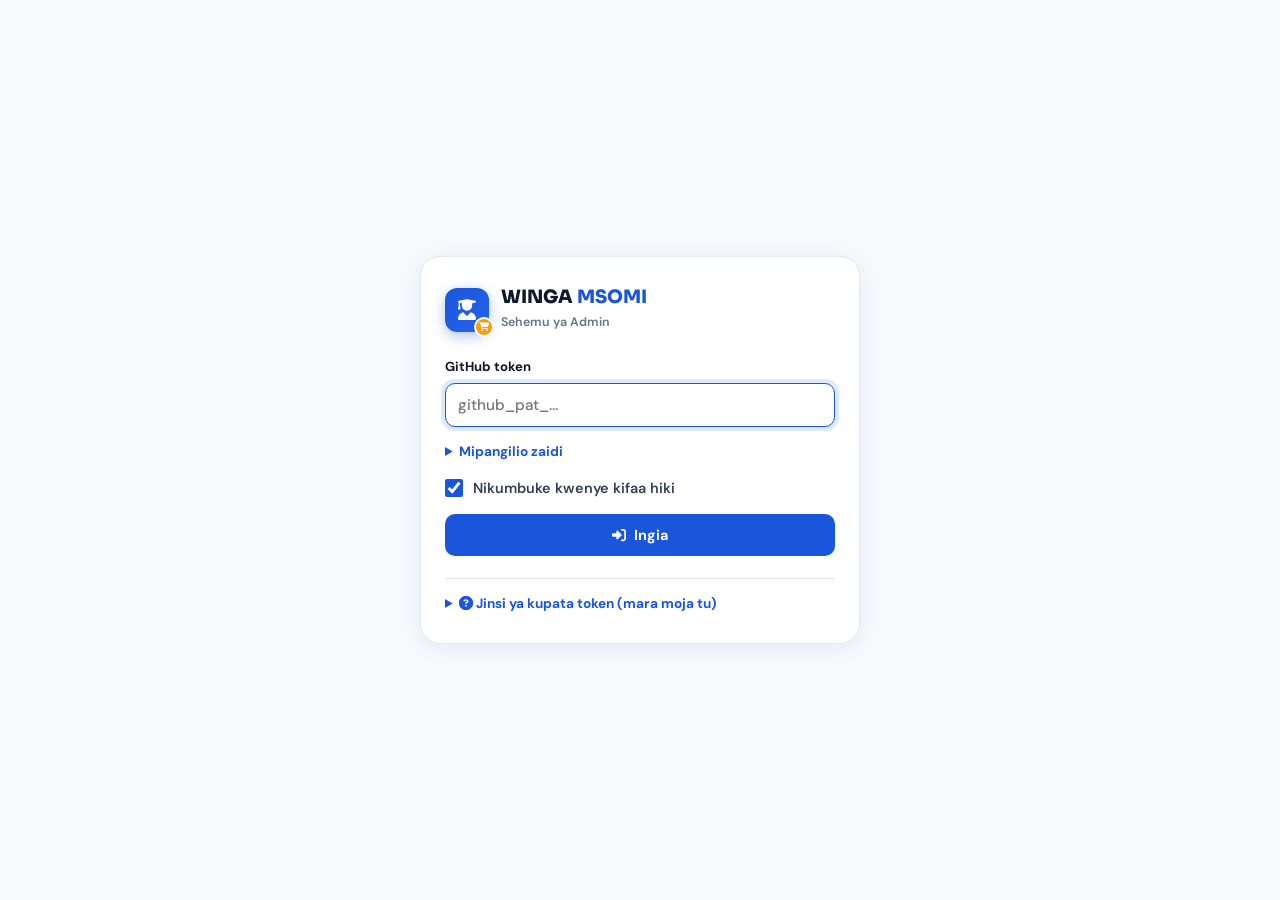
<file: admin/index.html>
<!DOCTYPE html>
<html lang="sw">
<head>
  <meta charset="UTF-8"/>
  <!-- Security: only scripts from this site; no inline scripts, no eval -->
  <meta http-equiv="Content-Security-Policy" content="default-src 'self'; script-src 'self'; style-src 'self'; font-src 'self'; img-src 'self' data: blob: https://raw.githubusercontent.com; connect-src 'self' https://api.github.com; object-src 'none'; base-uri 'none'; form-action 'self'; upgrade-insecure-requests"/>
  <meta name="referrer" content="no-referrer"/>
  <meta name="viewport" content="width=device-width, initial-scale=1.0"/>
  <meta name="robots" content="noindex, nofollow"/>
  <meta name="theme-color" content="#1A56DB"/>
  <title>Admin | WINGA MSOMI</title>

  <link rel="preload" href="../fonts/sora-latin.woff2" as="font" type="font/woff2" crossorigin/>
  <link rel="preload" href="../fonts/dmsans-latin.woff2" as="font" type="font/woff2" crossorigin/>
  <link rel="stylesheet" href="../css/fonts.css?v=20261109"/>
  <link rel="stylesheet" href="../css/icons.css?v=20261109"/>
  <link rel="icon" type="image/svg+xml" href="../images/favicon.svg"/>
  <link rel="stylesheet" href="../css/style.css?v=20261109"/>
  <link rel="stylesheet" href="../css/admin.css?v=20261109"/>
</head>
<body class="adm-body">
  <h1 class="sr-only">WINGA MSOMI — Admin</h1>

  <!-- ══════════ LOGIN ══════════ -->
  <main id="loginView" class="adm-login" hidden>
    <div class="adm-login-card">
      <div class="adm-brand">
        <div class="brand-icon" aria-hidden="true"><i class="fa-solid fa-user-graduate"></i><span class="brand-badge"><i class="fa-solid fa-cart-shopping"></i></span></div>
        <div><strong>WINGA <em>MSOMI</em></strong><span>Sehemu ya Admin</span></div>
      </div>

      <form id="loginForm" class="adm-form" autocomplete="off">
        <label class="adm-field">
          <span>GitHub token</span>
          <input id="loginToken" type="password" required spellcheck="false" placeholder="github_pat_..." autocomplete="off"/>
        </label>
        <details class="adm-more">
          <summary>Mipangilio zaidi</summary>
          <label class="adm-field"><span>Repository</span><input id="loginRepo" type="text" required spellcheck="false"/></label>
          <label class="adm-field"><span>Branch</span><input id="loginBranch" type="text" required spellcheck="false"/></label>
        </details>
        <label class="adm-check"><input id="loginRemember" type="checkbox" checked/> Nikumbuke kwenye kifaa hiki</label>
        <button type="submit" class="adm-btn adm-btn-primary adm-btn-block"><i class="fa-solid fa-right-to-bracket" aria-hidden="true"></i> Ingia</button>
        <p id="loginMsg" class="adm-msg" role="alert" hidden></p>
      </form>

      <details class="adm-help">
        <summary><i class="fa-solid fa-circle-question" aria-hidden="true"></i> Jinsi ya kupata token (mara moja tu)</summary>
        <ol>
          <li>Ingia GitHub, fungua <a href="https://github.com/settings/personal-access-tokens/new" target="_blank" rel="noopener">Fine-grained token mpya</a>.</li>
          <li><b>Token name:</b> Winga Msomi Admin. <b>Expiration:</b> chagua muda (mf. siku 90).</li>
          <li><b>Repository access:</b> <i>Only select repositories</i> → <b>winga-msomi</b>.</li>
          <li><b>Permissions → Repository permissions → Contents:</b> <i>Read and write</i>.</li>
          <li>Bonyeza <b>Generate token</b>, nakili token, kisha ibandike hapo juu.</li>
        </ol>
        <p>Token inakaa kwenye kifaa hiki tu na inatumika kuongea na GitHub peke yake. Ukipoteza simu, ifute kwenye GitHub (Settings → Developer settings → Personal access tokens).</p>
      </details>
    </div>
  </main>

  <!-- ══════════ APP ══════════ -->
  <div id="appView" hidden>
    <header class="adm-top">
      <div class="adm-top-wrap">
        <div class="adm-brand adm-brand-sm">
          <div class="brand-icon" aria-hidden="true"><i class="fa-solid fa-user-graduate"></i><span class="brand-badge"><i class="fa-solid fa-cart-shopping"></i></span></div>
          <div><strong>WINGA <em>MSOMI</em></strong><span id="repoInfo">Admin</span></div>
        </div>
        <div class="adm-top-actions">
          <a class="adm-btn adm-btn-ghost" href="../index.html" target="_blank" rel="noopener"><i class="fa-solid fa-arrow-up-right-from-square" aria-hidden="true"></i><span class="adm-hide-sm"> Tovuti</span></a>
          <button type="button" class="adm-btn adm-btn-ghost" id="reloadBtn" aria-label="Pakia upya data"><i class="fa-solid fa-rotate" aria-hidden="true"></i></button>
          <button type="button" class="adm-btn adm-btn-ghost" id="logoutBtn"><i class="fa-solid fa-right-from-bracket" aria-hidden="true"></i><span class="adm-hide-sm"> Toka</span></button>
        </div>
      </div>
      <nav class="adm-tabs" role="tablist" aria-label="Sehemu za admin">
        <button type="button" role="tab" id="tabProducts" aria-controls="panelProducts" aria-selected="true">Bidhaa <span id="countProducts" class="adm-count"></span></button>
        <button type="button" role="tab" id="tabSellers" aria-controls="panelSellers" aria-selected="false" tabindex="-1">Wauzaji <span id="countSellers" class="adm-count"></span></button>
      </nav>
    </header>

    <main class="adm-main">
      <!-- Products -->
      <section id="panelProducts" role="tabpanel" aria-labelledby="tabProducts">
        <div class="adm-toolbar">
          <label class="adm-search"><i class="fa-solid fa-magnifying-glass" aria-hidden="true"></i>
            <span class="sr-only">Tafuta bidhaa</span>
            <input id="productSearch" type="search" placeholder="Tafuta bidhaa..."/></label>
          <select id="statusFilter" aria-label="Chuja kwa hali">
            <option value="">Zote</option>
            <option value="available">Inapatikana</option>
            <option value="sold">Imeuzwa</option>
            <option value="hidden">Imefichwa</option>
          </select>
          <button type="button" class="adm-btn adm-btn-primary" id="addProductBtn"><i class="fa-solid fa-plus" aria-hidden="true"></i> Ongeza bidhaa</button>
        </div>
        <ul id="productList" class="adm-list" aria-live="polite"></ul>
      </section>

      <!-- Sellers -->
      <section id="panelSellers" role="tabpanel" aria-labelledby="tabSellers" hidden>
        <div class="adm-toolbar">
          <p class="adm-note">Muuzaji akiwekwa "Hayupo", bidhaa zake zote zinafichwa kwenye tovuti.</p>
          <button type="button" class="adm-btn adm-btn-primary" id="addSellerBtn"><i class="fa-solid fa-plus" aria-hidden="true"></i> Ongeza muuzaji</button>
        </div>
        <ul id="sellerList" class="adm-list"></ul>
      </section>
    </main>
  </div>

  <!-- ══════════ PRODUCT EDITOR (dialog) ══════════ -->
  <div id="productEditor" class="adm-sheet" role="dialog" aria-modal="true" aria-labelledby="peTitle" hidden>
    <form id="productForm" class="adm-sheet-inner" novalidate>
      <div class="adm-sheet-head">
        <h2 id="peTitle">Bidhaa mpya</h2>
        <button type="button" class="adm-icon-btn" data-close aria-label="Funga"><i class="fa-solid fa-xmark" aria-hidden="true"></i></button>
      </div>

      <div class="adm-sheet-body">
        <fieldset class="adm-group">
          <legend>Picha</legend>
          <p class="adm-hint">Picha ya kwanza ndiyo inaonekana kwenye kadi. Picha kubwa zinapunguzwa zenyewe (≈1000px).</p>
          <ul id="peImages" class="adm-images"></ul>
          <label class="adm-drop">
            <input id="peFiles" type="file" accept="image/*" multiple/>
            <i class="fa-solid fa-camera" aria-hidden="true"></i>
            <span>Ongeza picha (gusa hapa au buruta picha)</span>
          </label>
        </fieldset>

        <fieldset class="adm-group">
          <legend>Taarifa</legend>
          <div class="adm-grid">
            <label class="adm-field adm-span2"><span>Jina la bidhaa *</span><input id="peName" type="text" required maxlength="80"/></label>
            <label class="adm-field adm-span2"><span>ID (kiungo) *</span><input id="peId" type="text" required pattern="[a-z0-9]+(-[a-z0-9]+)*" spellcheck="false"/>
              <small id="peIdHint" class="adm-hint"></small></label>
            <label class="adm-field"><span>Bei (TZS) *</span><input id="pePrice" type="number" inputmode="numeric" min="1" step="1" required/></label>
            <label class="adm-field"><span>Bei ya zamani (hiari)</span><input id="peOldPrice" type="number" inputmode="numeric" min="1" step="1"/></label>
            <label class="adm-field"><span>Aina *</span><select id="peCategory" required></select></label>
            <label class="adm-field"><span>Muuzaji *</span><select id="peSeller" required></select></label>
            <label class="adm-field"><span>Hali ya bidhaa</span>
              <select id="peCondition"><option value="Mpya">Mpya</option><option value="Imetumika">Imetumika</option><option value="">Haijatajwa</option></select></label>
            <label class="adm-field"><span>Inaonekana?</span>
              <select id="peStatus"><option value="available">Inapatikana</option><option value="sold">Imeuzwa</option><option value="hidden">Imefichwa</option></select></label>
            <label class="adm-field"><span>Alama (badge)</span>
              <select id="peBadge"><option value="">Hakuna</option><option value="hot">Hot</option><option value="new">New</option><option value="sale">Moto</option><option value="popular">Popular</option></select></label>
          </div>
        </fieldset>

        <fieldset class="adm-group">
          <legend>Maelezo</legend>
          <label class="adm-field"><span>Maelezo *</span><textarea id="peDescription" rows="3" required maxlength="400"></textarea></label>
          <label class="adm-field"><span>Vipimo / specs (moja kwa kila mstari, mf. <code>RAM: 8GB</code>)</span><textarea id="peSpecs" rows="4" spellcheck="false"></textarea></label>
          <label class="adm-field"><span>Ujumbe wa ziada kwenye oda (hiari, mf. "(taja model ya simu yako)")</span><input id="peOrderNote" type="text" maxlength="80"/></label>
        </fieldset>
        <p id="peMsg" class="adm-msg" role="alert" hidden></p>
      </div>

      <div class="adm-sheet-foot">
        <button type="button" class="adm-btn adm-btn-ghost" data-close>Ghairi</button>
        <button type="submit" class="adm-btn adm-btn-primary" id="peSave"><i class="fa-solid fa-cloud-arrow-up" aria-hidden="true"></i> Hifadhi</button>
      </div>
    </form>
  </div>

  <!-- ══════════ SELLER EDITOR (dialog) ══════════ -->
  <div id="sellerEditor" class="adm-sheet" role="dialog" aria-modal="true" aria-labelledby="seTitle" hidden>
    <form id="sellerForm" class="adm-sheet-inner adm-sheet-sm" novalidate>
      <div class="adm-sheet-head">
        <h2 id="seTitle">Muuzaji mpya</h2>
        <button type="button" class="adm-icon-btn" data-close aria-label="Funga"><i class="fa-solid fa-xmark" aria-hidden="true"></i></button>
      </div>
      <div class="adm-sheet-body">
        <div class="adm-grid">
          <label class="adm-field adm-span2"><span>Jina *</span><input id="seName" type="text" required maxlength="60"/></label>
          <label class="adm-field adm-span2"><span>ID *</span><input id="seId" type="text" required pattern="[a-z0-9]+(-[a-z0-9]+)*" spellcheck="false"/></label>
          <label class="adm-field adm-span2"><span>WhatsApp * (mf. 2557XXXXXXXX)</span><input id="seWhatsapp" type="tel" inputmode="numeric" required placeholder="2557XXXXXXXX"/></label>
          <label class="adm-field adm-span2"><span>Mahali</span><input id="seArea" type="text" maxlength="60" placeholder="mf. UDOM-CIVE College, Dodoma"/></label>
          <label class="adm-field adm-span2"><span>Maelezo mafupi</span><input id="seAbout" type="text" maxlength="80" placeholder="Muuzaji mwanafunzi wa UDOM"/></label>
          <label class="adm-check adm-span2"><input id="seActive" type="checkbox" checked/> Yupo (bidhaa zake zinaonekana)</label>
        </div>
        <p id="seMsg" class="adm-msg" role="alert" hidden></p>
      </div>
      <div class="adm-sheet-foot">
        <button type="button" class="adm-btn adm-btn-ghost" data-close>Ghairi</button>
        <button type="submit" class="adm-btn adm-btn-primary" id="seSave"><i class="fa-solid fa-cloud-arrow-up" aria-hidden="true"></i> Hifadhi</button>
      </div>
    </form>
  </div>

  <!-- ══════════ CONFIRM (dialog, instead of window.confirm) ══════════ -->
  <div id="confirmBox" class="adm-sheet" role="alertdialog" aria-modal="true" aria-labelledby="cfTitle" aria-describedby="cfText" hidden>
    <div class="adm-sheet-inner adm-sheet-sm">
      <div class="adm-sheet-body">
        <h2 id="cfTitle">Una uhakika?</h2>
        <p id="cfText"></p>
        <label class="adm-check" id="cfOptWrap" hidden><input id="cfOpt" type="checkbox" checked/> <span id="cfOptText"></span></label>
      </div>
      <div class="adm-sheet-foot">
        <button type="button" class="adm-btn adm-btn-ghost" id="cfNo">Hapana</button>
        <button type="button" class="adm-btn adm-btn-danger" id="cfYes">Ndiyo, futa</button>
      </div>
    </div>
  </div>

  <!-- Status / progress -->
  <div id="admToast" class="adm-toast" role="status" aria-live="polite" hidden></div>

  <!-- Dev only: ?mock=1 on localhost loads tests/mock-github.js from admin.js (tests/ is not deployed) -->
  <script src="../js/admin.js?v=20261121"></script>
</body>
</html>
</file>
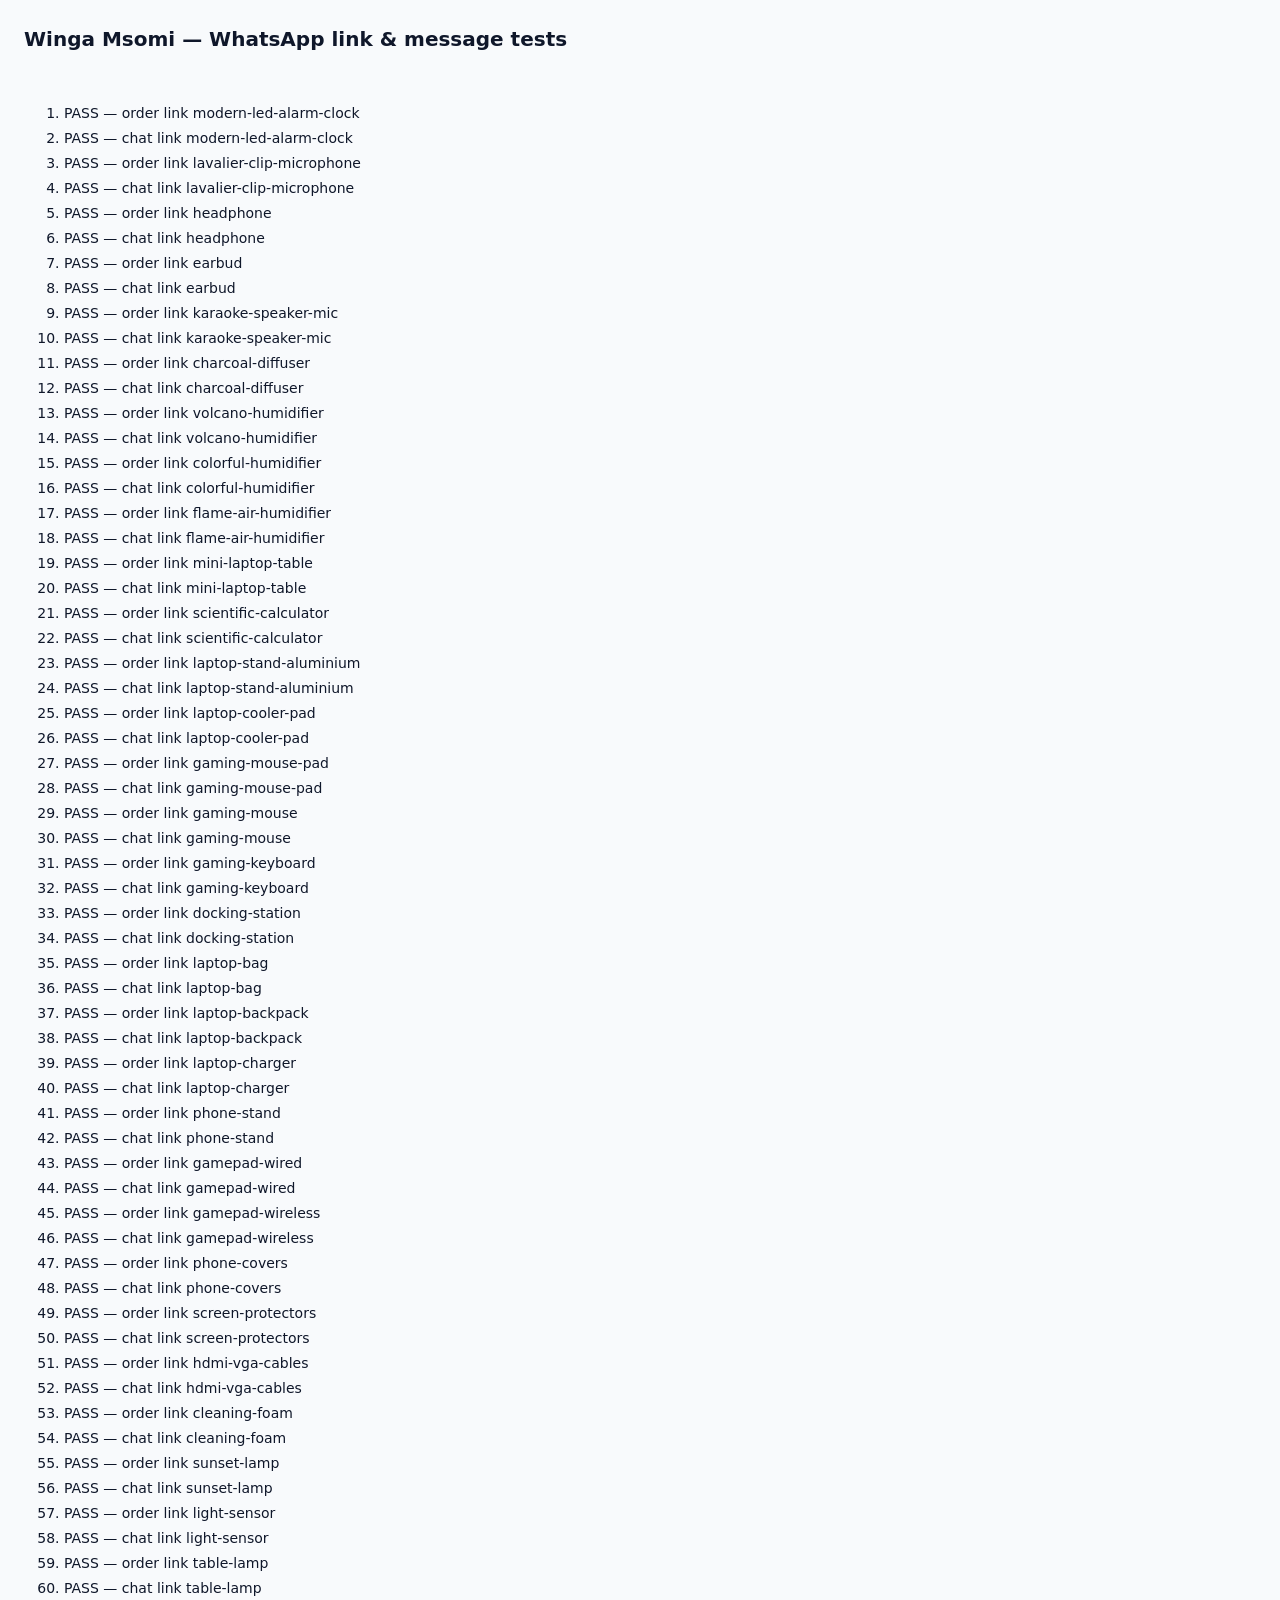
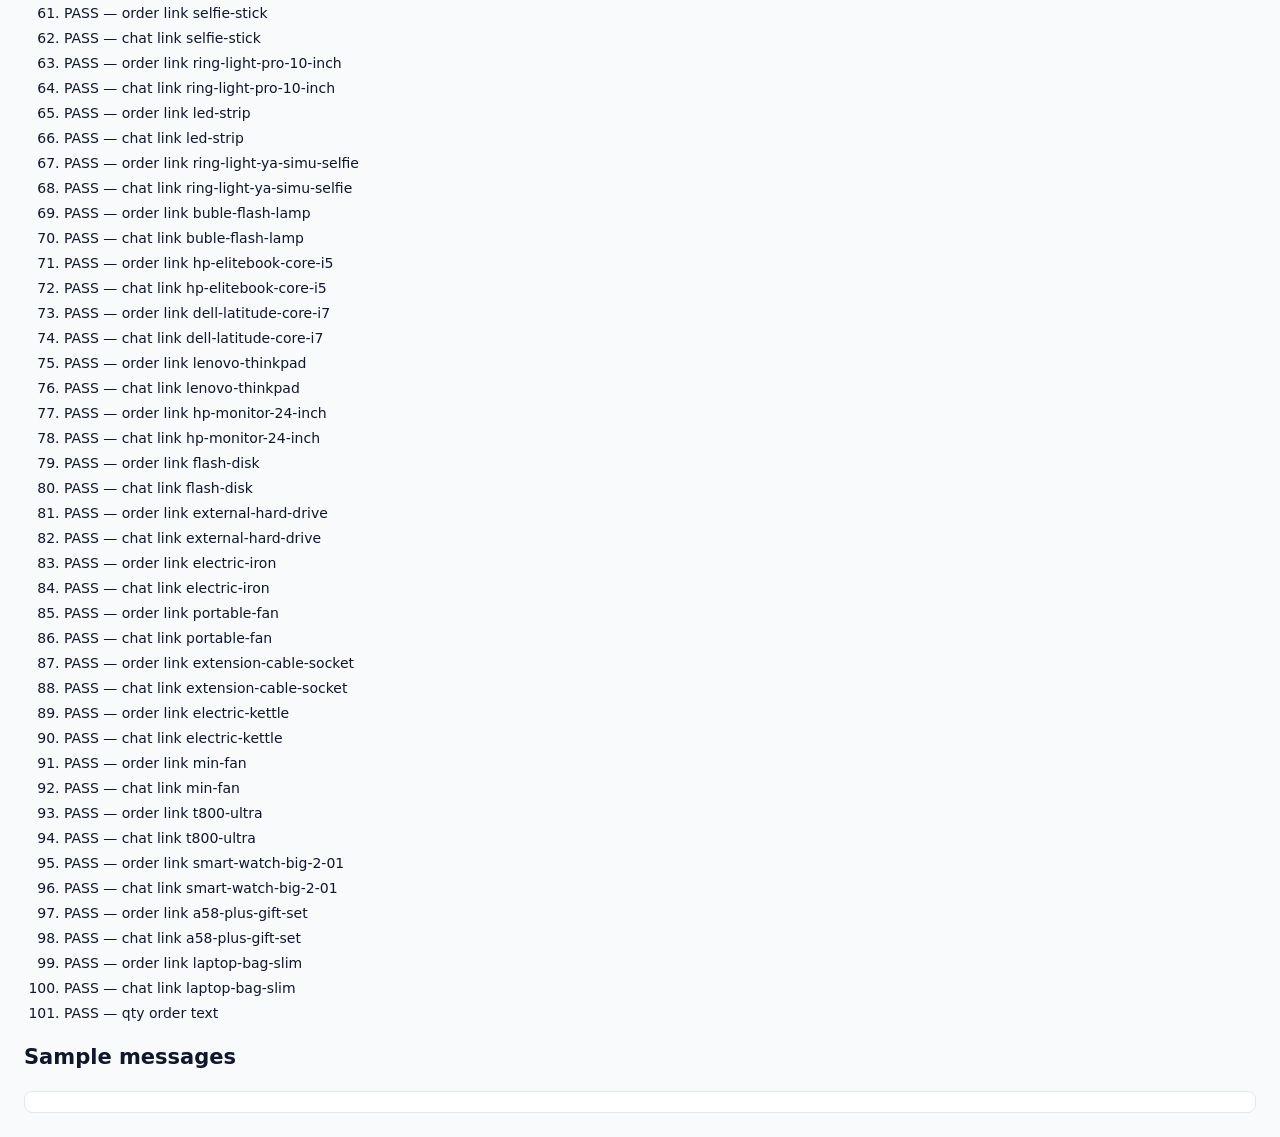
<file: tests/whatsapp-test.html>
<!DOCTYPE html>
<html lang="en">
<head>
  <meta charset="UTF-8"/>
  <meta name="viewport" content="width=device-width, initial-scale=1.0"/>
  <meta name="robots" content="noindex"/>
  <title>WM link tests</title>
  <!-- Dev-only test page (excluded from deploys by .vercelignore).
       Open http://localhost:5501/tests/whatsapp-test.html with a local server. -->
  <style>
    body { font: 14px/1.5 system-ui, sans-serif; margin: 24px; color: #0f172a; background: #f8fafc; }
    h1 { font-size: 20px; }
    .sum { padding: 10px 14px; border-radius: 8px; font-weight: 700; margin-bottom: 16px; }
    .ok { background: #dcfce7; color: #166534; } .bad { background: #fee2e2; color: #991b1b; }
    li { margin: 4px 0; } li.fail { color: #b91c1c; font-weight: 700; }
    pre { white-space: pre-wrap; background: #fff; border: 1px solid #e2e8f0; padding: 10px; border-radius: 8px; }
  </style>
</head>
<body>
  <h1>Winga Msomi — WhatsApp link &amp; message tests</h1>
  <div id="sum" class="sum"></div>
  <ol id="out"></ol>
  <h2>Sample messages</h2>
  <pre id="samples"></pre>

  <script src="../js/data/site.js"></script>
  <script src="../js/data/sellers.js"></script>
  <script src="../js/data/categories.js"></script>
  <script src="../js/data/products.js"></script>
  <script src="../js/whatsapp.js"></script>
  <script src="../js/render.js"></script>
  <script>
    const out = document.getElementById('out');
    let pass = 0, fail = 0;
    function check(name, cond, detail) {
      const li = document.createElement('li');
      li.textContent = `${cond ? 'PASS' : 'FAIL'} — ${name}${!cond && detail ? ` (${detail})` : ''}`;
      if (!cond) li.className = 'fail';
      out.appendChild(li);
      cond ? pass++ : fail++;
    }
    const num = url => (url.match(/wa\.me\/(\d+)/) || [])[1];
    const text = url => decodeURIComponent((url.split('?text=')[1] || ''));
    const P = id => WM.catalog.product(id);
    const SINGLE = '255687602205';

    /* 1. Every product: quick order + chat go to the forced number with the right text */
    WM.products.forEach(p => {
      const o = WM.wa.productOrderLink(p);
      const c = WM.wa.productChatLink(p);
      check(`order link ${p.id}`, num(o) === SINGLE && text(o).includes(p.name) &&
        text(o).includes(`TZS ${p.price.toLocaleString('en-US')}`) && text(o).includes(`product.html?id=${p.id}`), text(o));
      check(`chat link ${p.id}`, num(c) === SINGLE && text(c).startsWith('Habari! Naomba maelezo zaidi kuhusu ' + p.name), text(c));
    });

    /* 2. Quantity order */
    const q = text(WM.wa.productOrderLink(P('gaming-mouse'), 3));
    check('qty order text', q.startsWith('Nataka Gaming Mouse x3 - TZS 135,000 (TZS 45,000 kila moja)'), q);

    /* 3. Cart message (combined) */
    const lines = [{ product: P('wired-earphones'), qty: 2, subtotal: 14000 }, { product: P('phone-covers'), qty: 1, subtotal: 12000 }];
    const orders = WM.wa.cartOrders(lines);
    const t = text(orders[0].url);
    check('cart: one combined order while forced', orders.length === 1 && num(orders[0].url) === SINGLE);
    check('cart: greeting', t.startsWith('Habari! Nataka kuagiza:'));
    check('cart: numbered items with qty + unit price', t.includes('1) Wired Earphones x2 — TZS 14,000 (TZS 7,000 kila moja)') && t.includes('2) Phone Covers x1 — TZS 12,000'));
    check('cart: order note kept', t.includes('(taja model ya simu yako)'));
    check('cart: total', t.includes('Jumla: TZS 26,000'));
    check('cart: buyer name + hostel line', t.includes('Jina langu:') && t.includes('Hostel/Mahali nilipo:'));
    check('cart: product links', t.includes('product.html?id=wired-earphones'));
    check('cart: link encoded (no raw spaces/newlines)', !/[\s]/.test(orders[0].url));

    /* 4. Per-seller split when the switch is off (test seller only in memory) */
    WM.sellers.push({ id: 'test-seller', name: 'Test Seller', whatsapp: '255700000000', active: true });
    const two = [lines[0], { product: { ...P('flash-disk'), sellerId: 'test-seller' }, qty: 1, subtotal: P('flash-disk').price }];
    check('forced: two sellers -> one message', WM.wa.cartOrders(two).length === 1);
    const saved = WM.site.forceWhatsappNumber;
    WM.site.forceWhatsappNumber = '';
    const split = WM.wa.cartOrders(two);
    check('not forced: one message per seller', split.length === 2 && num(split[0].url) === SINGLE && num(split[1].url) === '255700000000');
    check('not forced: product chat uses seller number', num(WM.wa.productChatLink({ ...P('earbud'), sellerId: 'test-seller' })) === '255700000000');
    WM.site.forceWhatsappNumber = saved;
    WM.sellers.pop();

    /* 5. Long orders: links dropped first, then flagged */
    const all = WM.catalog.visible().map(p => ({ product: p, qty: 1, subtotal: p.price }));
    const twelve = WM.wa.cartOrders(all.slice(0, 12))[0];
    check('12 items fit (links dropped)', !twelve.tooLong && twelve.url.length <= 2000, twelve.url.length);
    check('52 items flagged as too long', WM.wa.cartOrders(all)[0].tooLong);

    /* 6. Contact links */
    check('general contact', num(WM.wa.contactLink()) === SINGLE && text(WM.wa.contactLink()).includes('WINGA MSOMI'));
    check('request link with query', text(WM.wa.requestLink('heater')).includes('Bidhaa ninayotafuta ni: heater.'));
    check('sell message', text(WM.wa.contactLink(WM.site.messages.sell)).includes('Nataka kuuza bidhaa'));

    /* 7. Phone numbers only in site.js / sellers.js */
    const numbers = new Set([WM.site.forceWhatsappNumber, WM.site.contactWhatsapp, ...WM.sellers.map(s => s.whatsapp)]);
    check('only the confirmed number is used', numbers.size === 1 && numbers.has(SINGLE), [...numbers].join(','));

    document.getElementById('sum').textContent = `${pass} passed, ${fail} failed`;
    document.getElementById('sum').className = `sum ${fail ? 'bad' : 'ok'}`;
    document.getElementById('samples').textContent = [
      text(WM.wa.productOrderLink(P('wired-earphones'))), '---',
      text(WM.wa.productChatLink(P('wired-earphones'))), '---', t
    ].join('\n');
    window.__results = { pass, fail };
  </script>
</body>
</html>
</file>
<file: css/fonts.css>
/* ================================================================
   WINGA MSOMI — fonts.css
   Sora (headings) and DM Sans (text), served from this site.
   One variable file per font covers every weight (Latin characters).
   License: SIL Open Font License 1.1 (see fonts/LICENSE.txt).
   ================================================================ */
@font-face {
  font-family: 'Sora';
  font-style: normal;
  font-weight: 400 800;
  font-display: swap;
  src: url('../fonts/sora-latin.woff2') format('woff2');
  unicode-range: U+0000-00FF, U+0131, U+0152-0153, U+02BB-02BC, U+02C6, U+02DA, U+02DC, U+0304, U+0308, U+0329, U+2000-206F, U+20AC, U+2122, U+2191, U+2193, U+2212, U+2215, U+FEFF, U+FFFD;
}
@font-face {
  font-family: 'DM Sans';
  font-style: normal;
  font-weight: 400 700;
  font-display: swap;
  src: url('../fonts/dmsans-latin.woff2') format('woff2');
  unicode-range: U+0000-00FF, U+0131, U+0152-0153, U+02BB-02BC, U+02C6, U+02DA, U+02DC, U+0304, U+0308, U+0329, U+2000-206F, U+20AC, U+2122, U+2191, U+2193, U+2212, U+2215, U+FEFF, U+FFFD;
}
</file>
<file: css/icons.css>
/* ================================================================
   WINGA MSOMI — icons.css
   The ~100 icons the site uses, served from this site (replaces the
   ~300 KB Font Awesome download from cdnjs). Markup is unchanged:
   <i class="fa-solid fa-house"></i> still works.
   Icons: Font Awesome Free 6.5.1 by @fontawesome - https://fontawesome.com
   License - https://fontawesome.com/license/free (Icons: CC BY 4.0)
   To add an icon: copy its SVG path from fontawesome.com (Free) and add a
   rule in the same format as below.
   ================================================================ */
.fa-solid, .fa-regular, .fa-brands {
  display: inline-block;
  width: var(--w, 1em);
  height: 1em;
  vertical-align: -0.125em;
  background-color: currentColor;
  -webkit-mask: var(--fa) no-repeat center / contain;
          mask: var(--fa) no-repeat center / contain;
  font-style: normal;
  flex-shrink: 0;
}
.fa-spin { animation: fa-spin 1s linear infinite; }
@keyframes fa-spin { to { transform: rotate(360deg); } }
@media (prefers-reduced-motion: reduce) { .fa-spin { animation: none; } }
.fa-address-card{--fa:url("data:image/svg+xml,%3Csvg xmlns='http://www.w3.org/2000/svg' viewBox='0 0 576 512'%3E%3Cpath d='M64 32C28.7 32 0 60.7 0 96V416c0 35.3 28.7 64 64 64H512c35.3 0 64-28.7 64-64V96c0-35.3-28.7-64-64-64H64zm80 256h64c44.2 0 80 35.8 80 80c0 8.8-7.2 16-16 16H80c-8.8 0-16-7.2-16-16c0-44.2 35.8-80 80-80zm-32-96a64 64 0 1 1 128 0 64 64 0 1 1 -128 0zm256-32H496c8.8 0 16 7.2 16 16s-7.2 16-16 16H368c-8.8 0-16-7.2-16-16s7.2-16 16-16zm0 64H496c8.8 0 16 7.2 16 16s-7.2 16-16 16H368c-8.8 0-16-7.2-16-16s7.2-16 16-16zm0 64H496c8.8 0 16 7.2 16 16s-7.2 16-16 16H368c-8.8 0-16-7.2-16-16s7.2-16 16-16z'/%3E%3C/svg%3E");--w:1.125em}
.fa-align-left{--fa:url("data:image/svg+xml,%3Csvg xmlns='http://www.w3.org/2000/svg' viewBox='0 0 448 512'%3E%3Cpath d='M288 64c0 17.7-14.3 32-32 32H32C14.3 96 0 81.7 0 64S14.3 32 32 32H256c17.7 0 32 14.3 32 32zm0 256c0 17.7-14.3 32-32 32H32c-17.7 0-32-14.3-32-32s14.3-32 32-32H256c17.7 0 32 14.3 32 32zM0 192c0-17.7 14.3-32 32-32H416c17.7 0 32 14.3 32 32s-14.3 32-32 32H32c-17.7 0-32-14.3-32-32zM448 448c0 17.7-14.3 32-32 32H32c-17.7 0-32-14.3-32-32s14.3-32 32-32H416c17.7 0 32 14.3 32 32z'/%3E%3C/svg%3E");--w:0.875em}
.fa-arrow-down-wide-short{--fa:url("data:image/svg+xml,%3Csvg xmlns='http://www.w3.org/2000/svg' viewBox='0 0 576 512'%3E%3Cpath d='M151.6 469.6C145.5 476.2 137 480 128 480s-17.5-3.8-23.6-10.4l-88-96c-11.9-13-11.1-33.3 2-45.2s33.3-11.1 45.2 2L96 365.7V64c0-17.7 14.3-32 32-32s32 14.3 32 32V365.7l32.4-35.4c11.9-13 32.2-13.9 45.2-2s13.9 32.2 2 45.2l-88 96zM320 480c-17.7 0-32-14.3-32-32s14.3-32 32-32h32c17.7 0 32 14.3 32 32s-14.3 32-32 32H320zm0-128c-17.7 0-32-14.3-32-32s14.3-32 32-32h96c17.7 0 32 14.3 32 32s-14.3 32-32 32H320zm0-128c-17.7 0-32-14.3-32-32s14.3-32 32-32H480c17.7 0 32 14.3 32 32s-14.3 32-32 32H320zm0-128c-17.7 0-32-14.3-32-32s14.3-32 32-32H544c17.7 0 32 14.3 32 32s-14.3 32-32 32H320z'/%3E%3C/svg%3E");--w:1.125em}
.fa-arrow-left{--fa:url("data:image/svg+xml,%3Csvg xmlns='http://www.w3.org/2000/svg' viewBox='0 0 448 512'%3E%3Cpath d='M9.4 233.4c-12.5 12.5-12.5 32.8 0 45.3l160 160c12.5 12.5 32.8 12.5 45.3 0s12.5-32.8 0-45.3L109.2 288 416 288c17.7 0 32-14.3 32-32s-14.3-32-32-32l-306.7 0L214.6 118.6c12.5-12.5 12.5-32.8 0-45.3s-32.8-12.5-45.3 0l-160 160z'/%3E%3C/svg%3E");--w:0.875em}
.fa-arrow-right{--fa:url("data:image/svg+xml,%3Csvg xmlns='http://www.w3.org/2000/svg' viewBox='0 0 448 512'%3E%3Cpath d='M438.6 278.6c12.5-12.5 12.5-32.8 0-45.3l-160-160c-12.5-12.5-32.8-12.5-45.3 0s-12.5 32.8 0 45.3L338.8 224 32 224c-17.7 0-32 14.3-32 32s14.3 32 32 32l306.7 0L233.4 393.4c-12.5 12.5-12.5 32.8 0 45.3s32.8 12.5 45.3 0l160-160z'/%3E%3C/svg%3E");--w:0.875em}
.fa-arrow-up-right-from-square{--fa:url("data:image/svg+xml,%3Csvg xmlns='http://www.w3.org/2000/svg' viewBox='0 0 512 512'%3E%3Cpath d='M320 0c-17.7 0-32 14.3-32 32s14.3 32 32 32h82.7L201.4 265.4c-12.5 12.5-12.5 32.8 0 45.3s32.8 12.5 45.3 0L448 109.3V192c0 17.7 14.3 32 32 32s32-14.3 32-32V32c0-17.7-14.3-32-32-32H320zM80 32C35.8 32 0 67.8 0 112V432c0 44.2 35.8 80 80 80H400c44.2 0 80-35.8 80-80V320c0-17.7-14.3-32-32-32s-32 14.3-32 32V432c0 8.8-7.2 16-16 16H80c-8.8 0-16-7.2-16-16V112c0-8.8 7.2-16 16-16H192c17.7 0 32-14.3 32-32s-14.3-32-32-32H80z'/%3E%3C/svg%3E");--w:1.0em}
.fa-bag-shopping{--fa:url("data:image/svg+xml,%3Csvg xmlns='http://www.w3.org/2000/svg' viewBox='0 0 448 512'%3E%3Cpath d='M160 112c0-35.3 28.7-64 64-64s64 28.7 64 64v48H160V112zm-48 48H48c-26.5 0-48 21.5-48 48V416c0 53 43 96 96 96H352c53 0 96-43 96-96V208c0-26.5-21.5-48-48-48H336V112C336 50.1 285.9 0 224 0S112 50.1 112 112v48zm24 48a24 24 0 1 1 0 48 24 24 0 1 1 0-48zm152 24a24 24 0 1 1 48 0 24 24 0 1 1 -48 0z'/%3E%3C/svg%3E");--w:0.875em}
.fa-bars{--fa:url("data:image/svg+xml,%3Csvg xmlns='http://www.w3.org/2000/svg' viewBox='0 0 448 512'%3E%3Cpath d='M0 96C0 78.3 14.3 64 32 64H416c17.7 0 32 14.3 32 32s-14.3 32-32 32H32C14.3 128 0 113.7 0 96zM0 256c0-17.7 14.3-32 32-32H416c17.7 0 32 14.3 32 32s-14.3 32-32 32H32c-17.7 0-32-14.3-32-32zM448 416c0 17.7-14.3 32-32 32H32c-17.7 0-32-14.3-32-32s14.3-32 32-32H416c17.7 0 32 14.3 32 32z'/%3E%3C/svg%3E");--w:0.875em}
.fa-basket-shopping{--fa:url("data:image/svg+xml,%3Csvg xmlns='http://www.w3.org/2000/svg' viewBox='0 0 576 512'%3E%3Cpath d='M253.3 35.1c6.1-11.8 1.5-26.3-10.2-32.4s-26.3-1.5-32.4 10.2L117.6 192H32c-17.7 0-32 14.3-32 32s14.3 32 32 32L83.9 463.5C91 492 116.6 512 146 512H430c29.4 0 55-20 62.1-48.5L544 256c17.7 0 32-14.3 32-32s-14.3-32-32-32H458.4L365.3 12.9C359.2 1.2 344.7-3.4 332.9 2.7s-16.3 20.6-10.2 32.4L404.3 192H171.7L253.3 35.1zM192 304v96c0 8.8-7.2 16-16 16s-16-7.2-16-16V304c0-8.8 7.2-16 16-16s16 7.2 16 16zm96-16c8.8 0 16 7.2 16 16v96c0 8.8-7.2 16-16 16s-16-7.2-16-16V304c0-8.8 7.2-16 16-16zm128 16v96c0 8.8-7.2 16-16 16s-16-7.2-16-16V304c0-8.8 7.2-16 16-16s16 7.2 16 16z'/%3E%3C/svg%3E");--w:1.125em}
.fa-battery-full{--fa:url("data:image/svg+xml,%3Csvg xmlns='http://www.w3.org/2000/svg' viewBox='0 0 576 512'%3E%3Cpath d='M464 160c8.8 0 16 7.2 16 16V336c0 8.8-7.2 16-16 16H80c-8.8 0-16-7.2-16-16V176c0-8.8 7.2-16 16-16H464zM80 96C35.8 96 0 131.8 0 176V336c0 44.2 35.8 80 80 80H464c44.2 0 80-35.8 80-80V320c17.7 0 32-14.3 32-32V224c0-17.7-14.3-32-32-32V176c0-44.2-35.8-80-80-80H80zm368 96H96V320H448V192z'/%3E%3C/svg%3E");--w:1.125em}
.fa-bolt{--fa:url("data:image/svg+xml,%3Csvg xmlns='http://www.w3.org/2000/svg' viewBox='0 0 448 512'%3E%3Cpath d='M349.4 44.6c5.9-13.7 1.5-29.7-10.6-38.5s-28.6-8-39.9 1.8l-256 224c-10 8.8-13.6 22.9-8.9 35.3S50.7 288 64 288H175.5L98.6 467.4c-5.9 13.7-1.5 29.7 10.6 38.5s28.6 8 39.9-1.8l256-224c10-8.8 13.6-22.9 8.9-35.3s-16.6-20.7-30-20.7H272.5L349.4 44.6z'/%3E%3C/svg%3E");--w:0.875em}
.fa-border-all{--fa:url("data:image/svg+xml,%3Csvg xmlns='http://www.w3.org/2000/svg' viewBox='0 0 448 512'%3E%3Cpath d='M384 96V224H256V96H384zm0 192V416H256V288H384zM192 224H64V96H192V224zM64 288H192V416H64V288zM64 32C28.7 32 0 60.7 0 96V416c0 35.3 28.7 64 64 64H384c35.3 0 64-28.7 64-64V96c0-35.3-28.7-64-64-64H64z'/%3E%3C/svg%3E");--w:0.875em}
.fa-box{--fa:url("data:image/svg+xml,%3Csvg xmlns='http://www.w3.org/2000/svg' viewBox='0 0 448 512'%3E%3Cpath d='M50.7 58.5L0 160H208V32H93.7C75.5 32 58.9 42.3 50.7 58.5zM240 160H448L397.3 58.5C389.1 42.3 372.5 32 354.3 32H240V160zm208 32H0V416c0 35.3 28.7 64 64 64H384c35.3 0 64-28.7 64-64V192z'/%3E%3C/svg%3E");--w:0.875em}
.fa-box-open{--fa:url("data:image/svg+xml,%3Csvg xmlns='http://www.w3.org/2000/svg' viewBox='0 0 640 512'%3E%3Cpath d='M58.9 42.1c3-6.1 9.6-9.6 16.3-8.7L320 64 564.8 33.4c6.7-.8 13.3 2.7 16.3 8.7l41.7 83.4c9 17.9-.6 39.6-19.8 45.1L439.6 217.3c-13.9 4-28.8-1.9-36.2-14.3L320 64 236.6 203c-7.4 12.4-22.3 18.3-36.2 14.3L37.1 170.6c-19.3-5.5-28.8-27.2-19.8-45.1L58.9 42.1zM321.1 128l54.9 91.4c14.9 24.8 44.6 36.6 72.5 28.6L576 211.6v167c0 22-15 41.2-36.4 46.6l-204.1 51c-10.2 2.6-20.9 2.6-31 0l-204.1-51C79 419.7 64 400.5 64 378.5v-167L191.6 248c27.8 8 57.6-3.8 72.5-28.6L318.9 128h2.2z'/%3E%3C/svg%3E");--w:1.25em}
.fa-bullseye{--fa:url("data:image/svg+xml,%3Csvg xmlns='http://www.w3.org/2000/svg' viewBox='0 0 512 512'%3E%3Cpath d='M448 256A192 192 0 1 0 64 256a192 192 0 1 0 384 0zM0 256a256 256 0 1 1 512 0A256 256 0 1 1 0 256zm256 80a80 80 0 1 0 0-160 80 80 0 1 0 0 160zm0-224a144 144 0 1 1 0 288 144 144 0 1 1 0-288zM224 256a32 32 0 1 1 64 0 32 32 0 1 1 -64 0z'/%3E%3C/svg%3E");--w:1.0em}
.fa-cable-car{--fa:url("data:image/svg+xml,%3Csvg xmlns='http://www.w3.org/2000/svg' viewBox='0 0 512 512'%3E%3Cpath d='M288 0a32 32 0 1 1 0 64 32 32 0 1 1 0-64zM160 56a32 32 0 1 1 64 0 32 32 0 1 1 -64 0zM32 288c0-35.3 28.7-64 64-64H232V157.5l-203.1 42c-13 2.7-25.7-5.7-28.4-18.6s5.7-25.7 18.6-28.4l232-48 232-48c13-2.7 25.7 5.7 28.4 18.6s-5.7 25.7-18.6 28.4L280 147.5V224H416c35.3 0 64 28.7 64 64V448c0 35.3-28.7 64-64 64H96c-35.3 0-64-28.7-64-64V288zm64 0c-8.8 0-16 7.2-16 16v64c0 8.8 7.2 16 16 16h64c8.8 0 16-7.2 16-16V304c0-8.8-7.2-16-16-16H96zm112 16v64c0 8.8 7.2 16 16 16h64c8.8 0 16-7.2 16-16V304c0-8.8-7.2-16-16-16H224c-8.8 0-16 7.2-16 16zm144-16c-8.8 0-16 7.2-16 16v64c0 8.8 7.2 16 16 16h64c8.8 0 16-7.2 16-16V304c0-8.8-7.2-16-16-16H352z'/%3E%3C/svg%3E");--w:1.0em}
.fa-camera{--fa:url("data:image/svg+xml,%3Csvg xmlns='http://www.w3.org/2000/svg' viewBox='0 0 512 512'%3E%3Cpath d='M149.1 64.8L138.7 96H64C28.7 96 0 124.7 0 160V416c0 35.3 28.7 64 64 64H448c35.3 0 64-28.7 64-64V160c0-35.3-28.7-64-64-64H373.3L362.9 64.8C356.4 45.2 338.1 32 317.4 32H194.6c-20.7 0-39 13.2-45.5 32.8zM256 192a96 96 0 1 1 0 192 96 96 0 1 1 0-192z'/%3E%3C/svg%3E");--w:1.0em}
.fa-camera-retro{--fa:url("data:image/svg+xml,%3Csvg xmlns='http://www.w3.org/2000/svg' viewBox='0 0 512 512'%3E%3Cpath d='M220.6 121.2L271.1 96 448 96v96H333.2c-21.9-15.1-48.5-24-77.2-24s-55.2 8.9-77.2 24H64V128H192c9.9 0 19.7-2.3 28.6-6.8zM0 128V416c0 35.3 28.7 64 64 64H448c35.3 0 64-28.7 64-64V96c0-35.3-28.7-64-64-64H271.1c-9.9 0-19.7 2.3-28.6 6.8L192 64H160V48c0-8.8-7.2-16-16-16H80c-8.8 0-16 7.2-16 16l0 16C28.7 64 0 92.7 0 128zM168 304a88 88 0 1 1 176 0 88 88 0 1 1 -176 0z'/%3E%3C/svg%3E");--w:1.0em}
.fa-cart-plus{--fa:url("data:image/svg+xml,%3Csvg xmlns='http://www.w3.org/2000/svg' viewBox='0 0 576 512'%3E%3Cpath d='M0 24C0 10.7 10.7 0 24 0H69.5c22 0 41.5 12.8 50.6 32h411c26.3 0 45.5 25 38.6 50.4l-41 152.3c-8.5 31.4-37 53.3-69.5 53.3H170.7l5.4 28.5c2.2 11.3 12.1 19.5 23.6 19.5H488c13.3 0 24 10.7 24 24s-10.7 24-24 24H199.7c-34.6 0-64.3-24.6-70.7-58.5L77.4 54.5c-.7-3.8-4-6.5-7.9-6.5H24C10.7 48 0 37.3 0 24zM128 464a48 48 0 1 1 96 0 48 48 0 1 1 -96 0zm336-48a48 48 0 1 1 0 96 48 48 0 1 1 0-96zM252 160c0 11 9 20 20 20h44v44c0 11 9 20 20 20s20-9 20-20V180h44c11 0 20-9 20-20s-9-20-20-20H356V96c0-11-9-20-20-20s-20 9-20 20v44H272c-11 0-20 9-20 20z'/%3E%3C/svg%3E");--w:1.125em}
.fa-cart-shopping{--fa:url("data:image/svg+xml,%3Csvg xmlns='http://www.w3.org/2000/svg' viewBox='0 0 576 512'%3E%3Cpath d='M0 24C0 10.7 10.7 0 24 0H69.5c22 0 41.5 12.8 50.6 32h411c26.3 0 45.5 25 38.6 50.4l-41 152.3c-8.5 31.4-37 53.3-69.5 53.3H170.7l5.4 28.5c2.2 11.3 12.1 19.5 23.6 19.5H488c13.3 0 24 10.7 24 24s-10.7 24-24 24H199.7c-34.6 0-64.3-24.6-70.7-58.5L77.4 54.5c-.7-3.8-4-6.5-7.9-6.5H24C10.7 48 0 37.3 0 24zM128 464a48 48 0 1 1 96 0 48 48 0 1 1 -96 0zm336-48a48 48 0 1 1 0 96 48 48 0 1 1 0-96z'/%3E%3C/svg%3E");--w:1.125em}
.fa-check{--fa:url("data:image/svg+xml,%3Csvg xmlns='http://www.w3.org/2000/svg' viewBox='0 0 448 512'%3E%3Cpath d='M438.6 105.4c12.5 12.5 12.5 32.8 0 45.3l-256 256c-12.5 12.5-32.8 12.5-45.3 0l-128-128c-12.5-12.5-12.5-32.8 0-45.3s32.8-12.5 45.3 0L160 338.7 393.4 105.4c12.5-12.5 32.8-12.5 45.3 0z'/%3E%3C/svg%3E");--w:0.875em}
.fa-chevron-down{--fa:url("data:image/svg+xml,%3Csvg xmlns='http://www.w3.org/2000/svg' viewBox='0 0 512 512'%3E%3Cpath d='M233.4 406.6c12.5 12.5 32.8 12.5 45.3 0l192-192c12.5-12.5 12.5-32.8 0-45.3s-32.8-12.5-45.3 0L256 338.7 86.6 169.4c-12.5-12.5-32.8-12.5-45.3 0s-12.5 32.8 0 45.3l192 192z'/%3E%3C/svg%3E");--w:1.0em}
.fa-chevron-left{--fa:url("data:image/svg+xml,%3Csvg xmlns='http://www.w3.org/2000/svg' viewBox='0 0 320 512'%3E%3Cpath d='M9.4 233.4c-12.5 12.5-12.5 32.8 0 45.3l192 192c12.5 12.5 32.8 12.5 45.3 0s12.5-32.8 0-45.3L77.3 256 246.6 86.6c12.5-12.5 12.5-32.8 0-45.3s-32.8-12.5-45.3 0l-192 192z'/%3E%3C/svg%3E");--w:0.625em}
.fa-chevron-right{--fa:url("data:image/svg+xml,%3Csvg xmlns='http://www.w3.org/2000/svg' viewBox='0 0 320 512'%3E%3Cpath d='M310.6 233.4c12.5 12.5 12.5 32.8 0 45.3l-192 192c-12.5 12.5-32.8 12.5-45.3 0s-12.5-32.8 0-45.3L242.7 256 73.4 86.6c-12.5-12.5-12.5-32.8 0-45.3s32.8-12.5 45.3 0l192 192z'/%3E%3C/svg%3E");--w:0.625em}
.fa-circle-check{--fa:url("data:image/svg+xml,%3Csvg xmlns='http://www.w3.org/2000/svg' viewBox='0 0 512 512'%3E%3Cpath d='M256 512A256 256 0 1 0 256 0a256 256 0 1 0 0 512zM369 209L241 337c-9.4 9.4-24.6 9.4-33.9 0l-64-64c-9.4-9.4-9.4-24.6 0-33.9s24.6-9.4 33.9 0l47 47L335 175c9.4-9.4 24.6-9.4 33.9 0s9.4 24.6 0 33.9z'/%3E%3C/svg%3E");--w:1.0em}
.fa-circle-dot{--fa:url("data:image/svg+xml,%3Csvg xmlns='http://www.w3.org/2000/svg' viewBox='0 0 512 512'%3E%3Cpath d='M256 512A256 256 0 1 0 256 0a256 256 0 1 0 0 512zm0-352a96 96 0 1 1 0 192 96 96 0 1 1 0-192z'/%3E%3C/svg%3E");--w:1.0em}
.fa-circle-exclamation{--fa:url("data:image/svg+xml,%3Csvg xmlns='http://www.w3.org/2000/svg' viewBox='0 0 512 512'%3E%3Cpath d='M256 512A256 256 0 1 0 256 0a256 256 0 1 0 0 512zm0-384c13.3 0 24 10.7 24 24V264c0 13.3-10.7 24-24 24s-24-10.7-24-24V152c0-13.3 10.7-24 24-24zM224 352a32 32 0 1 1 64 0 32 32 0 1 1 -64 0z'/%3E%3C/svg%3E");--w:1.0em}
.fa-circle-info{--fa:url("data:image/svg+xml,%3Csvg xmlns='http://www.w3.org/2000/svg' viewBox='0 0 512 512'%3E%3Cpath d='M256 512A256 256 0 1 0 256 0a256 256 0 1 0 0 512zM216 336h24V272H216c-13.3 0-24-10.7-24-24s10.7-24 24-24h48c13.3 0 24 10.7 24 24v88h8c13.3 0 24 10.7 24 24s-10.7 24-24 24H216c-13.3 0-24-10.7-24-24s10.7-24 24-24zm40-208a32 32 0 1 1 0 64 32 32 0 1 1 0-64z'/%3E%3C/svg%3E");--w:1.0em}
.fa-circle-question{--fa:url("data:image/svg+xml,%3Csvg xmlns='http://www.w3.org/2000/svg' viewBox='0 0 512 512'%3E%3Cpath d='M256 512A256 256 0 1 0 256 0a256 256 0 1 0 0 512zM169.8 165.3c7.9-22.3 29.1-37.3 52.8-37.3h58.3c34.9 0 63.1 28.3 63.1 63.1c0 22.6-12.1 43.5-31.7 54.8L280 264.4c-.2 13-10.9 23.6-24 23.6c-13.3 0-24-10.7-24-24V250.5c0-8.6 4.6-16.5 12.1-20.8l44.3-25.4c4.7-2.7 7.6-7.7 7.6-13.1c0-8.4-6.8-15.1-15.1-15.1H222.6c-3.4 0-6.4 2.1-7.5 5.3l-.4 1.2c-4.4 12.5-18.2 19-30.6 14.6s-19-18.2-14.6-30.6l.4-1.2zM224 352a32 32 0 1 1 64 0 32 32 0 1 1 -64 0z'/%3E%3C/svg%3E");--w:1.0em}
.fa-circle-xmark{--fa:url("data:image/svg+xml,%3Csvg xmlns='http://www.w3.org/2000/svg' viewBox='0 0 512 512'%3E%3Cpath d='M256 512A256 256 0 1 0 256 0a256 256 0 1 0 0 512zM175 175c9.4-9.4 24.6-9.4 33.9 0l47 47 47-47c9.4-9.4 24.6-9.4 33.9 0s9.4 24.6 0 33.9l-47 47 47 47c9.4 9.4 9.4 24.6 0 33.9s-24.6 9.4-33.9 0l-47-47-47 47c-9.4 9.4-24.6 9.4-33.9 0s-9.4-24.6 0-33.9l47-47-47-47c-9.4-9.4-9.4-24.6 0-33.9z'/%3E%3C/svg%3E");--w:1.0em}
.fa-clock{--fa:url("data:image/svg+xml,%3Csvg xmlns='http://www.w3.org/2000/svg' viewBox='0 0 512 512'%3E%3Cpath d='M256 0a256 256 0 1 1 0 512A256 256 0 1 1 256 0zM232 120V256c0 8 4 15.5 10.7 20l96 64c11 7.4 25.9 4.4 33.3-6.7s4.4-25.9-6.7-33.3L280 243.2V120c0-13.3-10.7-24-24-24s-24 10.7-24 24z'/%3E%3C/svg%3E");--w:1.0em}
.fa-cloud-arrow-up{--fa:url("data:image/svg+xml,%3Csvg xmlns='http://www.w3.org/2000/svg' viewBox='0 0 640 512'%3E%3Cpath d='M144 480C64.5 480 0 415.5 0 336c0-62.8 40.2-116.2 96.2-135.9c-.1-2.7-.2-5.4-.2-8.1c0-88.4 71.6-160 160-160c59.3 0 111 32.2 138.7 80.2C409.9 102 428.3 96 448 96c53 0 96 43 96 96c0 12.2-2.3 23.8-6.4 34.6C596 238.4 640 290.1 640 352c0 70.7-57.3 128-128 128H144zm79-217c-9.4 9.4-9.4 24.6 0 33.9s24.6 9.4 33.9 0l39-39V392c0 13.3 10.7 24 24 24s24-10.7 24-24V257.9l39 39c9.4 9.4 24.6 9.4 33.9 0s9.4-24.6 0-33.9l-80-80c-9.4-9.4-24.6-9.4-33.9 0l-80 80z'/%3E%3C/svg%3E");--w:1.25em}
.fa-regular.fa-comments{--fa:url("data:image/svg+xml,%3Csvg xmlns='http://www.w3.org/2000/svg' viewBox='0 0 640 512'%3E%3Cpath d='M88.2 309.1c9.8-18.3 6.8-40.8-7.5-55.8C59.4 230.9 48 204 48 176c0-63.5 63.8-128 160-128s160 64.5 160 128s-63.8 128-160 128c-13.1 0-25.8-1.3-37.8-3.6c-10.4-2-21.2-.6-30.7 4.2c-4.1 2.1-8.3 4.1-12.6 6c-16 7.2-32.9 13.5-49.9 18c2.8-4.6 5.4-9.1 7.9-13.6c1.1-1.9 2.2-3.9 3.2-5.9zM0 176c0 41.8 17.2 80.1 45.9 110.3c-.9 1.7-1.9 3.5-2.8 5.1c-10.3 18.4-22.3 36.5-36.6 52.1c-6.6 7-8.3 17.2-4.6 25.9C5.8 378.3 14.4 384 24 384c43 0 86.5-13.3 122.7-29.7c4.8-2.2 9.6-4.5 14.2-6.8c15.1 3 30.9 4.5 47.1 4.5c114.9 0 208-78.8 208-176S322.9 0 208 0S0 78.8 0 176zM432 480c16.2 0 31.9-1.6 47.1-4.5c4.6 2.3 9.4 4.6 14.2 6.8C529.5 498.7 573 512 616 512c9.6 0 18.2-5.7 22-14.5c3.8-8.8 2-19-4.6-25.9c-14.2-15.6-26.2-33.7-36.6-52.1c-.9-1.7-1.9-3.4-2.8-5.1C622.8 384.1 640 345.8 640 304c0-94.4-87.9-171.5-198.2-175.8c4.1 15.2 6.2 31.2 6.2 47.8l0 .6c87.2 6.7 144 67.5 144 127.4c0 28-11.4 54.9-32.7 77.2c-14.3 15-17.3 37.6-7.5 55.8c1.1 2 2.2 4 3.2 5.9c2.5 4.5 5.2 9 7.9 13.6c-17-4.5-33.9-10.7-49.9-18c-4.3-1.9-8.5-3.9-12.6-6c-9.5-4.8-20.3-6.2-30.7-4.2c-12.1 2.4-24.7 3.6-37.8 3.6c-61.7 0-110-26.5-136.8-62.3c-16 5.4-32.8 9.4-50 11.8C279 439.8 350 480 432 480z'/%3E%3C/svg%3E");--w:1.25em}
.fa-regular.fa-copy{--fa:url("data:image/svg+xml,%3Csvg xmlns='http://www.w3.org/2000/svg' viewBox='0 0 448 512'%3E%3Cpath d='M384 336H192c-8.8 0-16-7.2-16-16V64c0-8.8 7.2-16 16-16l140.1 0L400 115.9V320c0 8.8-7.2 16-16 16zM192 384H384c35.3 0 64-28.7 64-64V115.9c0-12.7-5.1-24.9-14.1-33.9L366.1 14.1c-9-9-21.2-14.1-33.9-14.1H192c-35.3 0-64 28.7-64 64V320c0 35.3 28.7 64 64 64zM64 128c-35.3 0-64 28.7-64 64V448c0 35.3 28.7 64 64 64H256c35.3 0 64-28.7 64-64V416H272v32c0 8.8-7.2 16-16 16H64c-8.8 0-16-7.2-16-16V192c0-8.8 7.2-16 16-16H96V128H64z'/%3E%3C/svg%3E");--w:0.875em}
.fa-desktop{--fa:url("data:image/svg+xml,%3Csvg xmlns='http://www.w3.org/2000/svg' viewBox='0 0 576 512'%3E%3Cpath d='M64 0C28.7 0 0 28.7 0 64V352c0 35.3 28.7 64 64 64H240l-10.7 32H160c-17.7 0-32 14.3-32 32s14.3 32 32 32H416c17.7 0 32-14.3 32-32s-14.3-32-32-32H346.7L336 416H512c35.3 0 64-28.7 64-64V64c0-35.3-28.7-64-64-64H64zM512 64V288H64V64H512z'/%3E%3C/svg%3E");--w:1.125em}
.fa-droplet{--fa:url("data:image/svg+xml,%3Csvg xmlns='http://www.w3.org/2000/svg' viewBox='0 0 384 512'%3E%3Cpath d='M192 512C86 512 0 426 0 320C0 228.8 130.2 57.7 166.6 11.7C172.6 4.2 181.5 0 191.1 0h1.8c9.6 0 18.5 4.2 24.5 11.7C253.8 57.7 384 228.8 384 320c0 106-86 192-192 192zM96 336c0-8.8-7.2-16-16-16s-16 7.2-16 16c0 61.9 50.1 112 112 112c8.8 0 16-7.2 16-16s-7.2-16-16-16c-44.2 0-80-35.8-80-80z'/%3E%3C/svg%3E");--w:0.75em}
.fa-eye{--fa:url("data:image/svg+xml,%3Csvg xmlns='http://www.w3.org/2000/svg' viewBox='0 0 576 512'%3E%3Cpath d='M288 32c-80.8 0-145.5 36.8-192.6 80.6C48.6 156 17.3 208 2.5 243.7c-3.3 7.9-3.3 16.7 0 24.6C17.3 304 48.6 356 95.4 399.4C142.5 443.2 207.2 480 288 480s145.5-36.8 192.6-80.6c46.8-43.5 78.1-95.4 93-131.1c3.3-7.9 3.3-16.7 0-24.6c-14.9-35.7-46.2-87.7-93-131.1C433.5 68.8 368.8 32 288 32zM144 256a144 144 0 1 1 288 0 144 144 0 1 1 -288 0zm144-64c0 35.3-28.7 64-64 64c-7.1 0-13.9-1.2-20.3-3.3c-5.5-1.8-11.9 1.6-11.7 7.4c.3 6.9 1.3 13.8 3.2 20.7c13.7 51.2 66.4 81.6 117.6 67.9s81.6-66.4 67.9-117.6c-11.1-41.5-47.8-69.4-88.6-71.1c-5.8-.2-9.2 6.1-7.4 11.7c2.1 6.4 3.3 13.2 3.3 20.3z'/%3E%3C/svg%3E");--w:1.125em}
.fa-fire{--fa:url("data:image/svg+xml,%3Csvg xmlns='http://www.w3.org/2000/svg' viewBox='0 0 448 512'%3E%3Cpath d='M159.3 5.4c7.8-7.3 19.9-7.2 27.7 .1c27.6 25.9 53.5 53.8 77.7 84c11-14.4 23.5-30.1 37-42.9c7.9-7.4 20.1-7.4 28 .1c34.6 33 63.9 76.6 84.5 118c20.3 40.8 33.8 82.5 33.8 111.9C448 404.2 348.2 512 224 512C98.4 512 0 404.1 0 276.5c0-38.4 17.8-85.3 45.4-131.7C73.3 97.7 112.7 48.6 159.3 5.4zM225.7 416c25.3 0 47.7-7 68.8-21c42.1-29.4 53.4-88.2 28.1-134.4c-4.5-9-16-9.6-22.5-2l-25.2 29.3c-6.6 7.6-18.5 7.4-24.7-.5c-16.5-21-46-58.5-62.8-79.8c-6.3-8-18.3-8.1-24.7-.1c-33.8 42.5-50.8 69.3-50.8 99.4C112 375.4 162.6 416 225.7 416z'/%3E%3C/svg%3E");--w:0.875em}
.fa-fire-flame-curved{--fa:url("data:image/svg+xml,%3Csvg xmlns='http://www.w3.org/2000/svg' viewBox='0 0 384 512'%3E%3Cpath d='M153.6 29.9l16-21.3C173.6 3.2 180 0 186.7 0C198.4 0 208 9.6 208 21.3V43.5c0 13.1 5.4 25.7 14.9 34.7L307.6 159C356.4 205.6 384 270.2 384 337.7C384 434 306 512 209.7 512H192C86 512 0 426 0 320v-3.8c0-48.8 19.4-95.6 53.9-130.1l3.5-3.5c4.2-4.2 10-6.6 16-6.6C85.9 176 96 186.1 96 198.6V288c0 35.3 28.7 64 64 64s64-28.7 64-64v-3.9c0-18-7.2-35.3-19.9-48l-38.6-38.6c-24-24-37.5-56.7-37.5-90.7c0-27.7 9-54.8 25.6-76.9z'/%3E%3C/svg%3E");--w:0.75em}
.fa-folder-open{--fa:url("data:image/svg+xml,%3Csvg xmlns='http://www.w3.org/2000/svg' viewBox='0 0 576 512'%3E%3Cpath d='M88.7 223.8L0 375.8V96C0 60.7 28.7 32 64 32H181.5c17 0 33.3 6.7 45.3 18.7l26.5 26.5c12 12 28.3 18.7 45.3 18.7H416c35.3 0 64 28.7 64 64v32H144c-22.8 0-43.8 12.1-55.3 31.8zm27.6 16.1C122.1 230 132.6 224 144 224H544c11.5 0 22 6.1 27.7 16.1s5.7 22.2-.1 32.1l-112 192C453.9 474 443.4 480 432 480H32c-11.5 0-22-6.1-27.7-16.1s-5.7-22.2 .1-32.1l112-192z'/%3E%3C/svg%3E");--w:1.125em}
.fa-gamepad{--fa:url("data:image/svg+xml,%3Csvg xmlns='http://www.w3.org/2000/svg' viewBox='0 0 640 512'%3E%3Cpath d='M192 64C86 64 0 150 0 256S86 448 192 448H448c106 0 192-86 192-192s-86-192-192-192H192zM496 168a40 40 0 1 1 0 80 40 40 0 1 1 0-80zM392 304a40 40 0 1 1 80 0 40 40 0 1 1 -80 0zM168 200c0-13.3 10.7-24 24-24s24 10.7 24 24v32h32c13.3 0 24 10.7 24 24s-10.7 24-24 24H216v32c0 13.3-10.7 24-24 24s-24-10.7-24-24V280H136c-13.3 0-24-10.7-24-24s10.7-24 24-24h32V200z'/%3E%3C/svg%3E");--w:1.25em}
.fa-hand{--fa:url("data:image/svg+xml,%3Csvg xmlns='http://www.w3.org/2000/svg' viewBox='0 0 512 512'%3E%3Cpath d='M288 32c0-17.7-14.3-32-32-32s-32 14.3-32 32V240c0 8.8-7.2 16-16 16s-16-7.2-16-16V64c0-17.7-14.3-32-32-32s-32 14.3-32 32V336c0 1.5 0 3.1 .1 4.6L67.6 283c-16-15.2-41.3-14.6-56.6 1.4s-14.6 41.3 1.4 56.6L124.8 448c43.1 41.1 100.4 64 160 64H304c97.2 0 176-78.8 176-176V128c0-17.7-14.3-32-32-32s-32 14.3-32 32V240c0 8.8-7.2 16-16 16s-16-7.2-16-16V64c0-17.7-14.3-32-32-32s-32 14.3-32 32V240c0 8.8-7.2 16-16 16s-16-7.2-16-16V32z'/%3E%3C/svg%3E");--w:1.0em}
.fa-hand-holding-heart{--fa:url("data:image/svg+xml,%3Csvg xmlns='http://www.w3.org/2000/svg' viewBox='0 0 576 512'%3E%3Cpath d='M163.9 136.9c-29.4-29.8-29.4-78.2 0-108s77-29.8 106.4 0l17.7 18 17.7-18c29.4-29.8 77-29.8 106.4 0s29.4 78.2 0 108L310.5 240.1c-6.2 6.3-14.3 9.4-22.5 9.4s-16.3-3.1-22.5-9.4L163.9 136.9zM568.2 336.3c13.1 17.8 9.3 42.8-8.5 55.9L433.1 485.5c-23.4 17.2-51.6 26.5-80.7 26.5H192 32c-17.7 0-32-14.3-32-32V416c0-17.7 14.3-32 32-32H68.8l44.9-36c22.7-18.2 50.9-28 80-28H272h16 64c17.7 0 32 14.3 32 32s-14.3 32-32 32H288 272c-8.8 0-16 7.2-16 16s7.2 16 16 16H392.6l119.7-88.2c17.8-13.1 42.8-9.3 55.9 8.5zM193.6 384l0 0-.9 0c.3 0 .6 0 .9 0z'/%3E%3C/svg%3E");--w:1.125em}
.fa-hand-pointer{--fa:url("data:image/svg+xml,%3Csvg xmlns='http://www.w3.org/2000/svg' viewBox='0 0 448 512'%3E%3Cpath d='M128 40c0-22.1 17.9-40 40-40s40 17.9 40 40V188.2c8.5-7.6 19.7-12.2 32-12.2c20.6 0 38.2 13 45 31.2c8.8-9.3 21.2-15.2 35-15.2c25.3 0 46 19.5 47.9 44.3c8.5-7.7 19.8-12.3 32.1-12.3c26.5 0 48 21.5 48 48v48 16 48c0 70.7-57.3 128-128 128l-16 0H240l-.1 0h-5.2c-5 0-9.9-.3-14.7-1c-55.3-5.6-106.2-34-140-79L8 336c-13.3-17.7-9.7-42.7 8-56s42.7-9.7 56 8l56 74.7V40zM240 304c0-8.8-7.2-16-16-16s-16 7.2-16 16v96c0 8.8 7.2 16 16 16s16-7.2 16-16V304zm48-16c-8.8 0-16 7.2-16 16v96c0 8.8 7.2 16 16 16s16-7.2 16-16V304c0-8.8-7.2-16-16-16zm80 16c0-8.8-7.2-16-16-16s-16 7.2-16 16v96c0 8.8 7.2 16 16 16s16-7.2 16-16V304z'/%3E%3C/svg%3E");--w:0.875em}
.fa-handshake{--fa:url("data:image/svg+xml,%3Csvg xmlns='http://www.w3.org/2000/svg' viewBox='0 0 640 512'%3E%3Cpath d='M323.4 85.2l-96.8 78.4c-16.1 13-19.2 36.4-7 53.1c12.9 17.8 38 21.3 55.3 7.8l99.3-77.2c7-5.4 17-4.2 22.5 2.8s4.2 17-2.8 22.5l-20.9 16.2L512 316.8V128h-.7l-3.9-2.5L434.8 79c-15.3-9.8-33.2-15-51.4-15c-21.8 0-43 7.5-60 21.2zm22.8 124.4l-51.7 40.2C263 274.4 217.3 268 193.7 235.6c-22.2-30.5-16.6-73.1 12.7-96.8l83.2-67.3c-11.6-4.9-24.1-7.4-36.8-7.4C234 64 215.7 69.6 200 80l-72 48V352h28.2l91.4 83.4c19.6 17.9 49.9 16.5 67.8-3.1c5.5-6.1 9.2-13.2 11.1-20.6l17 15.6c19.5 17.9 49.9 16.6 67.8-2.9c4.5-4.9 7.8-10.6 9.9-16.5c19.4 13 45.8 10.3 62.1-7.5c17.9-19.5 16.6-49.9-2.9-67.8l-134.2-123zM16 128c-8.8 0-16 7.2-16 16V352c0 17.7 14.3 32 32 32H64c17.7 0 32-14.3 32-32V128H16zM48 320a16 16 0 1 1 0 32 16 16 0 1 1 0-32zM544 128V352c0 17.7 14.3 32 32 32h32c17.7 0 32-14.3 32-32V144c0-8.8-7.2-16-16-16H544zm32 208a16 16 0 1 1 32 0 16 16 0 1 1 -32 0z'/%3E%3C/svg%3E");--w:1.25em}
.fa-hard-drive{--fa:url("data:image/svg+xml,%3Csvg xmlns='http://www.w3.org/2000/svg' viewBox='0 0 512 512'%3E%3Cpath d='M0 96C0 60.7 28.7 32 64 32H448c35.3 0 64 28.7 64 64V280.4c-17-15.2-39.4-24.4-64-24.4H64c-24.6 0-47 9.2-64 24.4V96zM64 288H448c35.3 0 64 28.7 64 64v64c0 35.3-28.7 64-64 64H64c-35.3 0-64-28.7-64-64V352c0-35.3 28.7-64 64-64zM320 416a32 32 0 1 0 0-64 32 32 0 1 0 0 64zm128-32a32 32 0 1 0 -64 0 32 32 0 1 0 64 0z'/%3E%3C/svg%3E");--w:1.0em}
.fa-headphones{--fa:url("data:image/svg+xml,%3Csvg xmlns='http://www.w3.org/2000/svg' viewBox='0 0 512 512'%3E%3Cpath d='M256 80C149.9 80 62.4 159.4 49.6 262c9.4-3.8 19.6-6 30.4-6c26.5 0 48 21.5 48 48V432c0 26.5-21.5 48-48 48c-44.2 0-80-35.8-80-80V384 336 288C0 146.6 114.6 32 256 32s256 114.6 256 256v48 48 16c0 44.2-35.8 80-80 80c-26.5 0-48-21.5-48-48V304c0-26.5 21.5-48 48-48c10.8 0 21 2.1 30.4 6C449.6 159.4 362.1 80 256 80z'/%3E%3C/svg%3E");--w:1.0em}
.fa-headset{--fa:url("data:image/svg+xml,%3Csvg xmlns='http://www.w3.org/2000/svg' viewBox='0 0 512 512'%3E%3Cpath d='M256 48C141.1 48 48 141.1 48 256v40c0 13.3-10.7 24-24 24s-24-10.7-24-24V256C0 114.6 114.6 0 256 0S512 114.6 512 256V400.1c0 48.6-39.4 88-88.1 88L313.6 488c-8.3 14.3-23.8 24-41.6 24H240c-26.5 0-48-21.5-48-48s21.5-48 48-48h32c17.8 0 33.3 9.7 41.6 24l110.4 .1c22.1 0 40-17.9 40-40V256c0-114.9-93.1-208-208-208zM144 208h16c17.7 0 32 14.3 32 32V352c0 17.7-14.3 32-32 32H144c-35.3 0-64-28.7-64-64V272c0-35.3 28.7-64 64-64zm224 0c35.3 0 64 28.7 64 64v48c0 35.3-28.7 64-64 64H352c-17.7 0-32-14.3-32-32V240c0-17.7 14.3-32 32-32h16z'/%3E%3C/svg%3E");--w:1.0em}
.fa-heart{--fa:url("data:image/svg+xml,%3Csvg xmlns='http://www.w3.org/2000/svg' viewBox='0 0 512 512'%3E%3Cpath d='M47.6 300.4L228.3 469.1c7.5 7 17.4 10.9 27.7 10.9s20.2-3.9 27.7-10.9L464.4 300.4c30.4-28.3 47.6-68 47.6-109.5v-5.8c0-69.9-50.5-129.5-119.4-141C347 36.5 300.6 51.4 268 84L256 96 244 84c-32.6-32.6-79-47.5-124.6-39.9C50.5 55.6 0 115.2 0 185.1v5.8c0 41.5 17.2 81.2 47.6 109.5z'/%3E%3C/svg%3E");--w:1.0em}
.fa-house{--fa:url("data:image/svg+xml,%3Csvg xmlns='http://www.w3.org/2000/svg' viewBox='0 0 576 512'%3E%3Cpath d='M575.8 255.5c0 18-15 32.1-32 32.1h-32l.7 160.2c0 2.7-.2 5.4-.5 8.1V472c0 22.1-17.9 40-40 40H456c-1.1 0-2.2 0-3.3-.1c-1.4 .1-2.8 .1-4.2 .1H416 392c-22.1 0-40-17.9-40-40V448 384c0-17.7-14.3-32-32-32H256c-17.7 0-32 14.3-32 32v64 24c0 22.1-17.9 40-40 40H160 128.1c-1.5 0-3-.1-4.5-.2c-1.2 .1-2.4 .2-3.6 .2H104c-22.1 0-40-17.9-40-40V360c0-.9 0-1.9 .1-2.8V287.6H32c-18 0-32-14-32-32.1c0-9 3-17 10-24L266.4 8c7-7 15-8 22-8s15 2 21 7L564.8 231.5c8 7 12 15 11 24z'/%3E%3C/svg%3E");--w:1.125em}
.fa-regular.fa-image{--fa:url("data:image/svg+xml,%3Csvg xmlns='http://www.w3.org/2000/svg' viewBox='0 0 512 512'%3E%3Cpath d='M448 80c8.8 0 16 7.2 16 16V415.8l-5-6.5-136-176c-4.5-5.9-11.6-9.3-19-9.3s-14.4 3.4-19 9.3L202 340.7l-30.5-42.7C167 291.7 159.8 288 152 288s-15 3.7-19.5 10.1l-80 112L48 416.3l0-.3V96c0-8.8 7.2-16 16-16H448zM64 32C28.7 32 0 60.7 0 96V416c0 35.3 28.7 64 64 64H448c35.3 0 64-28.7 64-64V96c0-35.3-28.7-64-64-64H64zm80 192a48 48 0 1 0 0-96 48 48 0 1 0 0 96z'/%3E%3C/svg%3E");--w:1.0em}
.fa-laptop{--fa:url("data:image/svg+xml,%3Csvg xmlns='http://www.w3.org/2000/svg' viewBox='0 0 640 512'%3E%3Cpath d='M128 32C92.7 32 64 60.7 64 96V352h64V96H512V352h64V96c0-35.3-28.7-64-64-64H128zM19.2 384C8.6 384 0 392.6 0 403.2C0 445.6 34.4 480 76.8 480H563.2c42.4 0 76.8-34.4 76.8-76.8c0-10.6-8.6-19.2-19.2-19.2H19.2z'/%3E%3C/svg%3E");--w:1.25em}
.fa-layer-group{--fa:url("data:image/svg+xml,%3Csvg xmlns='http://www.w3.org/2000/svg' viewBox='0 0 576 512'%3E%3Cpath d='M264.5 5.2c14.9-6.9 32.1-6.9 47 0l218.6 101c8.5 3.9 13.9 12.4 13.9 21.8s-5.4 17.9-13.9 21.8l-218.6 101c-14.9 6.9-32.1 6.9-47 0L45.9 149.8C37.4 145.8 32 137.3 32 128s5.4-17.9 13.9-21.8L264.5 5.2zM476.9 209.6l53.2 24.6c8.5 3.9 13.9 12.4 13.9 21.8s-5.4 17.9-13.9 21.8l-218.6 101c-14.9 6.9-32.1 6.9-47 0L45.9 277.8C37.4 273.8 32 265.3 32 256s5.4-17.9 13.9-21.8l53.2-24.6 152 70.2c23.4 10.8 50.4 10.8 73.8 0l152-70.2zm-152 198.2l152-70.2 53.2 24.6c8.5 3.9 13.9 12.4 13.9 21.8s-5.4 17.9-13.9 21.8l-218.6 101c-14.9 6.9-32.1 6.9-47 0L45.9 405.8C37.4 401.8 32 393.3 32 384s5.4-17.9 13.9-21.8l53.2-24.6 152 70.2c23.4 10.8 50.4 10.8 73.8 0z'/%3E%3C/svg%3E");--w:1.125em}
.fa-leaf{--fa:url("data:image/svg+xml,%3Csvg xmlns='http://www.w3.org/2000/svg' viewBox='0 0 512 512'%3E%3Cpath d='M272 96c-78.6 0-145.1 51.5-167.7 122.5c33.6-17 71.5-26.5 111.7-26.5h88c8.8 0 16 7.2 16 16s-7.2 16-16 16H288 216s0 0 0 0c-16.6 0-32.7 1.9-48.3 5.4c-25.9 5.9-49.9 16.4-71.4 30.7c0 0 0 0 0 0C38.3 298.8 0 364.9 0 440v16c0 13.3 10.7 24 24 24s24-10.7 24-24V440c0-48.7 20.7-92.5 53.8-123.2C121.6 392.3 190.3 448 272 448l1 0c132.1-.7 239-130.9 239-291.4c0-42.6-7.5-83.1-21.1-119.6c-2.6-6.9-12.7-6.6-16.2-.1C455.9 72.1 418.7 96 376 96L272 96z'/%3E%3C/svg%3E");--w:1.0em}
.fa-lightbulb{--fa:url("data:image/svg+xml,%3Csvg xmlns='http://www.w3.org/2000/svg' viewBox='0 0 384 512'%3E%3Cpath d='M272 384c9.6-31.9 29.5-59.1 49.2-86.2l0 0c5.2-7.1 10.4-14.2 15.4-21.4c19.8-28.5 31.4-63 31.4-100.3C368 78.8 289.2 0 192 0S16 78.8 16 176c0 37.3 11.6 71.9 31.4 100.3c5 7.2 10.2 14.3 15.4 21.4l0 0c19.8 27.1 39.7 54.4 49.2 86.2H272zM192 512c44.2 0 80-35.8 80-80V416H112v16c0 44.2 35.8 80 80 80zM112 176c0 8.8-7.2 16-16 16s-16-7.2-16-16c0-61.9 50.1-112 112-112c8.8 0 16 7.2 16 16s-7.2 16-16 16c-44.2 0-80 35.8-80 80z'/%3E%3C/svg%3E");--w:0.75em}
.fa-link{--fa:url("data:image/svg+xml,%3Csvg xmlns='http://www.w3.org/2000/svg' viewBox='0 0 640 512'%3E%3Cpath d='M579.8 267.7c56.5-56.5 56.5-148 0-204.5c-50-50-128.8-56.5-186.3-15.4l-1.6 1.1c-14.4 10.3-17.7 30.3-7.4 44.6s30.3 17.7 44.6 7.4l1.6-1.1c32.1-22.9 76-19.3 103.8 8.6c31.5 31.5 31.5 82.5 0 114L422.3 334.8c-31.5 31.5-82.5 31.5-114 0c-27.9-27.9-31.5-71.8-8.6-103.8l1.1-1.6c10.3-14.4 6.9-34.4-7.4-44.6s-34.4-6.9-44.6 7.4l-1.1 1.6C206.5 251.2 213 330 263 380c56.5 56.5 148 56.5 204.5 0L579.8 267.7zM60.2 244.3c-56.5 56.5-56.5 148 0 204.5c50 50 128.8 56.5 186.3 15.4l1.6-1.1c14.4-10.3 17.7-30.3 7.4-44.6s-30.3-17.7-44.6-7.4l-1.6 1.1c-32.1 22.9-76 19.3-103.8-8.6C74 372 74 321 105.5 289.5L217.7 177.2c31.5-31.5 82.5-31.5 114 0c27.9 27.9 31.5 71.8 8.6 103.9l-1.1 1.6c-10.3 14.4-6.9 34.4 7.4 44.6s34.4 6.9 44.6-7.4l1.1-1.6C433.5 260.8 427 182 377 132c-56.5-56.5-148-56.5-204.5 0L60.2 244.3z'/%3E%3C/svg%3E");--w:1.25em}
.fa-list-check{--fa:url("data:image/svg+xml,%3Csvg xmlns='http://www.w3.org/2000/svg' viewBox='0 0 512 512'%3E%3Cpath d='M152.1 38.2c9.9 8.9 10.7 24 1.8 33.9l-72 80c-4.4 4.9-10.6 7.8-17.2 7.9s-12.9-2.4-17.6-7L7 113C-2.3 103.6-2.3 88.4 7 79s24.6-9.4 33.9 0l22.1 22.1 55.1-61.2c8.9-9.9 24-10.7 33.9-1.8zm0 160c9.9 8.9 10.7 24 1.8 33.9l-72 80c-4.4 4.9-10.6 7.8-17.2 7.9s-12.9-2.4-17.6-7L7 273c-9.4-9.4-9.4-24.6 0-33.9s24.6-9.4 33.9 0l22.1 22.1 55.1-61.2c8.9-9.9 24-10.7 33.9-1.8zM224 96c0-17.7 14.3-32 32-32H480c17.7 0 32 14.3 32 32s-14.3 32-32 32H256c-17.7 0-32-14.3-32-32zm0 160c0-17.7 14.3-32 32-32H480c17.7 0 32 14.3 32 32s-14.3 32-32 32H256c-17.7 0-32-14.3-32-32zM160 416c0-17.7 14.3-32 32-32H480c17.7 0 32 14.3 32 32s-14.3 32-32 32H192c-17.7 0-32-14.3-32-32zM48 368a48 48 0 1 1 0 96 48 48 0 1 1 0-96z'/%3E%3C/svg%3E");--w:1.0em}
.fa-location-dot{--fa:url("data:image/svg+xml,%3Csvg xmlns='http://www.w3.org/2000/svg' viewBox='0 0 384 512'%3E%3Cpath d='M215.7 499.2C267 435 384 279.4 384 192C384 86 298 0 192 0S0 86 0 192c0 87.4 117 243 168.3 307.2c12.3 15.3 35.1 15.3 47.4 0zM192 128a64 64 0 1 1 0 128 64 64 0 1 1 0-128z'/%3E%3C/svg%3E");--w:0.75em}
.fa-magnifying-glass{--fa:url("data:image/svg+xml,%3Csvg xmlns='http://www.w3.org/2000/svg' viewBox='0 0 512 512'%3E%3Cpath d='M416 208c0 45.9-14.9 88.3-40 122.7L502.6 457.4c12.5 12.5 12.5 32.8 0 45.3s-32.8 12.5-45.3 0L330.7 376c-34.4 25.2-76.8 40-122.7 40C93.1 416 0 322.9 0 208S93.1 0 208 0S416 93.1 416 208zM208 352a144 144 0 1 0 0-288 144 144 0 1 0 0 288z'/%3E%3C/svg%3E");--w:1.0em}
.fa-microchip{--fa:url("data:image/svg+xml,%3Csvg xmlns='http://www.w3.org/2000/svg' viewBox='0 0 512 512'%3E%3Cpath d='M176 24c0-13.3-10.7-24-24-24s-24 10.7-24 24V64c-35.3 0-64 28.7-64 64H24c-13.3 0-24 10.7-24 24s10.7 24 24 24H64v56H24c-13.3 0-24 10.7-24 24s10.7 24 24 24H64v56H24c-13.3 0-24 10.7-24 24s10.7 24 24 24H64c0 35.3 28.7 64 64 64v40c0 13.3 10.7 24 24 24s24-10.7 24-24V448h56v40c0 13.3 10.7 24 24 24s24-10.7 24-24V448h56v40c0 13.3 10.7 24 24 24s24-10.7 24-24V448c35.3 0 64-28.7 64-64h40c13.3 0 24-10.7 24-24s-10.7-24-24-24H448V280h40c13.3 0 24-10.7 24-24s-10.7-24-24-24H448V176h40c13.3 0 24-10.7 24-24s-10.7-24-24-24H448c0-35.3-28.7-64-64-64V24c0-13.3-10.7-24-24-24s-24 10.7-24 24V64H280V24c0-13.3-10.7-24-24-24s-24 10.7-24 24V64H176V24zM160 128H352c17.7 0 32 14.3 32 32V352c0 17.7-14.3 32-32 32H160c-17.7 0-32-14.3-32-32V160c0-17.7 14.3-32 32-32zm192 32H160V352H352V160z'/%3E%3C/svg%3E");--w:1.0em}
.fa-microphone{--fa:url("data:image/svg+xml,%3Csvg xmlns='http://www.w3.org/2000/svg' viewBox='0 0 384 512'%3E%3Cpath d='M192 0C139 0 96 43 96 96V256c0 53 43 96 96 96s96-43 96-96V96c0-53-43-96-96-96zM64 216c0-13.3-10.7-24-24-24s-24 10.7-24 24v40c0 89.1 66.2 162.7 152 174.4V464H120c-13.3 0-24 10.7-24 24s10.7 24 24 24h72 72c13.3 0 24-10.7 24-24s-10.7-24-24-24H216V430.4c85.8-11.7 152-85.3 152-174.4V216c0-13.3-10.7-24-24-24s-24 10.7-24 24v40c0 70.7-57.3 128-128 128s-128-57.3-128-128V216z'/%3E%3C/svg%3E");--w:0.75em}
.fa-microphone-lines{--fa:url("data:image/svg+xml,%3Csvg xmlns='http://www.w3.org/2000/svg' viewBox='0 0 384 512'%3E%3Cpath d='M96 96V256c0 53 43 96 96 96s96-43 96-96H208c-8.8 0-16-7.2-16-16s7.2-16 16-16h80V192H208c-8.8 0-16-7.2-16-16s7.2-16 16-16h80V128H208c-8.8 0-16-7.2-16-16s7.2-16 16-16h80c0-53-43-96-96-96S96 43 96 96zM320 240v16c0 70.7-57.3 128-128 128s-128-57.3-128-128V216c0-13.3-10.7-24-24-24s-24 10.7-24 24v40c0 89.1 66.2 162.7 152 174.4V464H120c-13.3 0-24 10.7-24 24s10.7 24 24 24h72 72c13.3 0 24-10.7 24-24s-10.7-24-24-24H216V430.4c85.8-11.7 152-85.3 152-174.4V216c0-13.3-10.7-24-24-24s-24 10.7-24 24v24z'/%3E%3C/svg%3E");--w:0.75em}
.fa-minus{--fa:url("data:image/svg+xml,%3Csvg xmlns='http://www.w3.org/2000/svg' viewBox='0 0 448 512'%3E%3Cpath d='M432 256c0 17.7-14.3 32-32 32L48 288c-17.7 0-32-14.3-32-32s14.3-32 32-32l352 0c17.7 0 32 14.3 32 32z'/%3E%3C/svg%3E");--w:0.875em}
.fa-mobile-alt{--fa:url("data:image/svg+xml,%3Csvg xmlns='http://www.w3.org/2000/svg' viewBox='0 0 384 512'%3E%3Cpath d='M16 64C16 28.7 44.7 0 80 0H304c35.3 0 64 28.7 64 64V448c0 35.3-28.7 64-64 64H80c-35.3 0-64-28.7-64-64V64zM224 448a32 32 0 1 0 -64 0 32 32 0 1 0 64 0zM304 64H80V384H304V64z'/%3E%3C/svg%3E");--w:0.75em}
.fa-mobile-screen-button{--fa:url("data:image/svg+xml,%3Csvg xmlns='http://www.w3.org/2000/svg' viewBox='0 0 384 512'%3E%3Cpath d='M16 64C16 28.7 44.7 0 80 0H304c35.3 0 64 28.7 64 64V448c0 35.3-28.7 64-64 64H80c-35.3 0-64-28.7-64-64V64zM224 448a32 32 0 1 0 -64 0 32 32 0 1 0 64 0zM304 64H80V384H304V64z'/%3E%3C/svg%3E");--w:0.75em}
.fa-moon{--fa:url("data:image/svg+xml,%3Csvg xmlns='http://www.w3.org/2000/svg' viewBox='0 0 384 512'%3E%3Cpath d='M223.5 32C100 32 0 132.3 0 256S100 480 223.5 480c60.6 0 115.5-24.2 155.8-63.4c5-4.9 6.3-12.5 3.1-18.7s-10.1-9.7-17-8.5c-9.8 1.7-19.8 2.6-30.1 2.6c-96.9 0-175.5-78.8-175.5-176c0-65.8 36-123.1 89.3-153.3c6.1-3.5 9.2-10.5 7.7-17.3s-7.3-11.9-14.3-12.5c-6.3-.5-12.6-.8-19-.8z'/%3E%3C/svg%3E");--w:0.75em}
.fa-mug-hot{--fa:url("data:image/svg+xml,%3Csvg xmlns='http://www.w3.org/2000/svg' viewBox='0 0 512 512'%3E%3Cpath d='M88 0C74.7 0 64 10.7 64 24c0 38.9 23.4 59.4 39.1 73.1l1.1 1C120.5 112.3 128 119.9 128 136c0 13.3 10.7 24 24 24s24-10.7 24-24c0-38.9-23.4-59.4-39.1-73.1l-1.1-1C119.5 47.7 112 40.1 112 24c0-13.3-10.7-24-24-24zM32 192c-17.7 0-32 14.3-32 32V416c0 53 43 96 96 96H288c53 0 96-43 96-96h16c61.9 0 112-50.1 112-112s-50.1-112-112-112H352 32zm352 64h16c26.5 0 48 21.5 48 48s-21.5 48-48 48H384V256zM224 24c0-13.3-10.7-24-24-24s-24 10.7-24 24c0 38.9 23.4 59.4 39.1 73.1l1.1 1C232.5 112.3 240 119.9 240 136c0 13.3 10.7 24 24 24s24-10.7 24-24c0-38.9-23.4-59.4-39.1-73.1l-1.1-1C231.5 47.7 224 40.1 224 24z'/%3E%3C/svg%3E");--w:1.0em}
.fa-paper-plane{--fa:url("data:image/svg+xml,%3Csvg xmlns='http://www.w3.org/2000/svg' viewBox='0 0 512 512'%3E%3Cpath d='M498.1 5.6c10.1 7 15.4 19.1 13.5 31.2l-64 416c-1.5 9.7-7.4 18.2-16 23s-18.9 5.4-28 1.6L284 427.7l-68.5 74.1c-8.9 9.7-22.9 12.9-35.2 8.1S160 493.2 160 480V396.4c0-4 1.5-7.8 4.2-10.7L331.8 202.8c5.8-6.3 5.6-16-.4-22s-15.7-6.4-22-.7L106 360.8 17.7 316.6C7.1 311.3 .3 300.7 0 288.9s5.9-22.8 16.1-28.7l448-256c10.7-6.1 23.9-5.5 34 1.4z'/%3E%3C/svg%3E");--w:1.0em}
.fa-pen{--fa:url("data:image/svg+xml,%3Csvg xmlns='http://www.w3.org/2000/svg' viewBox='0 0 512 512'%3E%3Cpath d='M362.7 19.3L314.3 67.7 444.3 197.7l48.4-48.4c25-25 25-65.5 0-90.5L453.3 19.3c-25-25-65.5-25-90.5 0zm-71 71L58.6 323.5c-10.4 10.4-18 23.3-22.2 37.4L1 481.2C-1.5 489.7 .8 498.8 7 505s15.3 8.5 23.7 6.1l120.3-35.4c14.1-4.2 27-11.8 37.4-22.2L421.7 220.3 291.7 90.3z'/%3E%3C/svg%3E");--w:1.0em}
.fa-person-hiking{--fa:url("data:image/svg+xml,%3Csvg xmlns='http://www.w3.org/2000/svg' viewBox='0 0 384 512'%3E%3Cpath d='M192 48a48 48 0 1 1 96 0 48 48 0 1 1 -96 0zm51.3 182.7L224.2 307l49.7 49.7c9 9 14.1 21.2 14.1 33.9V480c0 17.7-14.3 32-32 32s-32-14.3-32-32V397.3l-73.9-73.9c-15.8-15.8-22.2-38.6-16.9-60.3l20.4-84c8.3-34.1 42.7-54.9 76.7-46.4c19 4.8 35.6 16.4 46.4 32.7L305.1 208H336V184c0-13.3 10.7-24 24-24s24 10.7 24 24v55.8c0 .1 0 .2 0 .2s0 .2 0 .2V488c0 13.3-10.7 24-24 24s-24-10.7-24-24V272H296.6c-16 0-31-8-39.9-21.4l-13.3-20zM81.1 471.9L117.3 334c3 4.2 6.4 8.2 10.1 11.9l41.9 41.9L142.9 488.1c-4.5 17.1-22 27.3-39.1 22.8s-27.3-22-22.8-39.1zm55.5-346L101.4 266.5c-3 12.1-14.9 19.9-27.2 17.9l-47.9-8c-14-2.3-22.9-16.3-19.2-30L31.9 155c9.5-34.8 41.1-59 77.2-59h4.2c15.6 0 27.1 14.7 23.3 29.8z'/%3E%3C/svg%3E");--w:0.75em}
.fa-phone{--fa:url("data:image/svg+xml,%3Csvg xmlns='http://www.w3.org/2000/svg' viewBox='0 0 512 512'%3E%3Cpath d='M164.9 24.6c-7.7-18.6-28-28.5-47.4-23.2l-88 24C12.1 30.2 0 46 0 64C0 311.4 200.6 512 448 512c18 0 33.8-12.1 38.6-29.5l24-88c5.3-19.4-4.6-39.7-23.2-47.4l-96-40c-16.3-6.8-35.2-2.1-46.3 11.6L304.7 368C234.3 334.7 177.3 277.7 144 207.3L193.3 167c13.7-11.2 18.4-30 11.6-46.3l-40-96z'/%3E%3C/svg%3E");--w:1.0em}
.fa-plug{--fa:url("data:image/svg+xml,%3Csvg xmlns='http://www.w3.org/2000/svg' viewBox='0 0 384 512'%3E%3Cpath d='M96 0C78.3 0 64 14.3 64 32v96h64V32c0-17.7-14.3-32-32-32zM288 0c-17.7 0-32 14.3-32 32v96h64V32c0-17.7-14.3-32-32-32zM32 160c-17.7 0-32 14.3-32 32s14.3 32 32 32v32c0 77.4 55 142 128 156.8V480c0 17.7 14.3 32 32 32s32-14.3 32-32V412.8C297 398 352 333.4 352 256V224c17.7 0 32-14.3 32-32s-14.3-32-32-32H32z'/%3E%3C/svg%3E");--w:0.75em}
.fa-plug-circle-bolt{--fa:url("data:image/svg+xml,%3Csvg xmlns='http://www.w3.org/2000/svg' viewBox='0 0 576 512'%3E%3Cpath d='M96 0C78.3 0 64 14.3 64 32v96h64V32c0-17.7-14.3-32-32-32zM288 0c-17.7 0-32 14.3-32 32v96h64V32c0-17.7-14.3-32-32-32zM32 160c-17.7 0-32 14.3-32 32s14.3 32 32 32v32c0 77.4 55 142 128 156.8V480c0 17.7 14.3 32 32 32s32-14.3 32-32V412.8c12.3-2.5 24.1-6.4 35.1-11.5c-2.1-10.8-3.1-21.9-3.1-33.3c0-80.3 53.8-148 127.3-169.2c.5-2.2 .7-4.5 .7-6.8c0-17.7-14.3-32-32-32H32zM432 512a144 144 0 1 0 0-288 144 144 0 1 0 0 288zm47.9-225c4.3 3.7 5.4 9.9 2.6 14.9L452.4 356H488c5.2 0 9.8 3.3 11.4 8.2s-.1 10.3-4.2 13.4l-96 72c-4.5 3.4-10.8 3.2-15.1-.6s-5.4-9.9-2.6-14.9L411.6 380H376c-5.2 0-9.8-3.3-11.4-8.2s.1-10.3 4.2-13.4l96-72c4.5-3.4 10.8-3.2 15.1 .6z'/%3E%3C/svg%3E");--w:1.125em}
.fa-plus{--fa:url("data:image/svg+xml,%3Csvg xmlns='http://www.w3.org/2000/svg' viewBox='0 0 448 512'%3E%3Cpath d='M256 80c0-17.7-14.3-32-32-32s-32 14.3-32 32V224H48c-17.7 0-32 14.3-32 32s14.3 32 32 32H192V432c0 17.7 14.3 32 32 32s32-14.3 32-32V288H400c17.7 0 32-14.3 32-32s-14.3-32-32-32H256V80z'/%3E%3C/svg%3E");--w:0.875em}
.fa-right-from-bracket{--fa:url("data:image/svg+xml,%3Csvg xmlns='http://www.w3.org/2000/svg' viewBox='0 0 512 512'%3E%3Cpath d='M377.9 105.9L500.7 228.7c7.2 7.2 11.3 17.1 11.3 27.3s-4.1 20.1-11.3 27.3L377.9 406.1c-6.4 6.4-15 9.9-24 9.9c-18.7 0-33.9-15.2-33.9-33.9l0-62.1-128 0c-17.7 0-32-14.3-32-32l0-64c0-17.7 14.3-32 32-32l128 0 0-62.1c0-18.7 15.2-33.9 33.9-33.9c9 0 17.6 3.6 24 9.9zM160 96L96 96c-17.7 0-32 14.3-32 32l0 256c0 17.7 14.3 32 32 32l64 0c17.7 0 32 14.3 32 32s-14.3 32-32 32l-64 0c-53 0-96-43-96-96L0 128C0 75 43 32 96 32l64 0c17.7 0 32 14.3 32 32s-14.3 32-32 32z'/%3E%3C/svg%3E");--w:1.0em}
.fa-right-to-bracket{--fa:url("data:image/svg+xml,%3Csvg xmlns='http://www.w3.org/2000/svg' viewBox='0 0 512 512'%3E%3Cpath d='M217.9 105.9L340.7 228.7c7.2 7.2 11.3 17.1 11.3 27.3s-4.1 20.1-11.3 27.3L217.9 406.1c-6.4 6.4-15 9.9-24 9.9c-18.7 0-33.9-15.2-33.9-33.9l0-62.1L32 320c-17.7 0-32-14.3-32-32l0-64c0-17.7 14.3-32 32-32l128 0 0-62.1c0-18.7 15.2-33.9 33.9-33.9c9 0 17.6 3.6 24 9.9zM352 416l64 0c17.7 0 32-14.3 32-32l0-256c0-17.7-14.3-32-32-32l-64 0c-17.7 0-32-14.3-32-32s14.3-32 32-32l64 0c53 0 96 43 96 96l0 256c0 53-43 96-96 96l-64 0c-17.7 0-32-14.3-32-32s14.3-32 32-32z'/%3E%3C/svg%3E");--w:1.0em}
.fa-rotate{--fa:url("data:image/svg+xml,%3Csvg xmlns='http://www.w3.org/2000/svg' viewBox='0 0 512 512'%3E%3Cpath d='M142.9 142.9c62.2-62.2 162.7-62.5 225.3-1L327 183c-6.9 6.9-8.9 17.2-5.2 26.2s12.5 14.8 22.2 14.8H463.5c0 0 0 0 0 0H472c13.3 0 24-10.7 24-24V72c0-9.7-5.8-18.5-14.8-22.2s-19.3-1.7-26.2 5.2L413.4 96.6c-87.6-86.5-228.7-86.2-315.8 1C73.2 122 55.6 150.7 44.8 181.4c-5.9 16.7 2.9 34.9 19.5 40.8s34.9-2.9 40.8-19.5c7.7-21.8 20.2-42.3 37.8-59.8zM16 312v7.6 .7V440c0 9.7 5.8 18.5 14.8 22.2s19.3 1.7 26.2-5.2l41.6-41.6c87.6 86.5 228.7 86.2 315.8-1c24.4-24.4 42.1-53.1 52.9-83.7c5.9-16.7-2.9-34.9-19.5-40.8s-34.9 2.9-40.8 19.5c-7.7 21.8-20.2 42.3-37.8 59.8c-62.2 62.2-162.7 62.5-225.3 1L185 329c6.9-6.9 8.9-17.2 5.2-26.2s-12.5-14.8-22.2-14.8H48.4h-.7H40c-13.3 0-24 10.7-24 24z'/%3E%3C/svg%3E");--w:1.0em}
.fa-screwdriver-wrench{--fa:url("data:image/svg+xml,%3Csvg xmlns='http://www.w3.org/2000/svg' viewBox='0 0 512 512'%3E%3Cpath d='M78.6 5C69.1-2.4 55.6-1.5 47 7L7 47c-8.5 8.5-9.4 22-2.1 31.6l80 104c4.5 5.9 11.6 9.4 19 9.4h54.1l109 109c-14.7 29-10 65.4 14.3 89.6l112 112c12.5 12.5 32.8 12.5 45.3 0l64-64c12.5-12.5 12.5-32.8 0-45.3l-112-112c-24.2-24.2-60.6-29-89.6-14.3l-109-109V104c0-7.5-3.5-14.5-9.4-19L78.6 5zM19.9 396.1C7.2 408.8 0 426.1 0 444.1C0 481.6 30.4 512 67.9 512c18 0 35.3-7.2 48-19.9L233.7 374.3c-7.8-20.9-9-43.6-3.6-65.1l-61.7-61.7L19.9 396.1zM512 144c0-10.5-1.1-20.7-3.2-30.5c-2.4-11.2-16.1-14.1-24.2-6l-63.9 63.9c-3 3-7.1 4.7-11.3 4.7H352c-8.8 0-16-7.2-16-16V102.6c0-4.2 1.7-8.3 4.7-11.3l63.9-63.9c8.1-8.1 5.2-21.8-6-24.2C388.7 1.1 378.5 0 368 0C288.5 0 224 64.5 224 144l0 .8 85.3 85.3c36-9.1 75.8 .5 104 28.7L429 274.5c49-23 83-72.8 83-130.5zM56 432a24 24 0 1 1 48 0 24 24 0 1 1 -48 0z'/%3E%3C/svg%3E");--w:1.0em}
.fa-sd-card{--fa:url("data:image/svg+xml,%3Csvg xmlns='http://www.w3.org/2000/svg' viewBox='0 0 384 512'%3E%3Cpath d='M320 0H141.3C124.3 0 108 6.7 96 18.7L18.7 96C6.7 108 0 124.3 0 141.3V448c0 35.3 28.7 64 64 64H320c35.3 0 64-28.7 64-64V64c0-35.3-28.7-64-64-64zM160 88v48c0 13.3-10.7 24-24 24s-24-10.7-24-24V88c0-13.3 10.7-24 24-24s24 10.7 24 24zm80 0v48c0 13.3-10.7 24-24 24s-24-10.7-24-24V88c0-13.3 10.7-24 24-24s24 10.7 24 24zm80 0v48c0 13.3-10.7 24-24 24s-24-10.7-24-24V88c0-13.3 10.7-24 24-24s24 10.7 24 24z'/%3E%3C/svg%3E");--w:0.75em}
.fa-seedling{--fa:url("data:image/svg+xml,%3Csvg xmlns='http://www.w3.org/2000/svg' viewBox='0 0 512 512'%3E%3Cpath d='M512 32c0 113.6-84.6 207.5-194.2 222c-7.1-53.4-30.6-101.6-65.3-139.3C290.8 46.3 364 0 448 0h32c17.7 0 32 14.3 32 32zM0 96C0 78.3 14.3 64 32 64H64c123.7 0 224 100.3 224 224v32V480c0 17.7-14.3 32-32 32s-32-14.3-32-32V320C100.3 320 0 219.7 0 96z'/%3E%3C/svg%3E");--w:1.0em}
.fa-server{--fa:url("data:image/svg+xml,%3Csvg xmlns='http://www.w3.org/2000/svg' viewBox='0 0 512 512'%3E%3Cpath d='M64 32C28.7 32 0 60.7 0 96v64c0 35.3 28.7 64 64 64H448c35.3 0 64-28.7 64-64V96c0-35.3-28.7-64-64-64H64zm280 72a24 24 0 1 1 0 48 24 24 0 1 1 0-48zm48 24a24 24 0 1 1 48 0 24 24 0 1 1 -48 0zM64 288c-35.3 0-64 28.7-64 64v64c0 35.3 28.7 64 64 64H448c35.3 0 64-28.7 64-64V352c0-35.3-28.7-64-64-64H64zm280 72a24 24 0 1 1 0 48 24 24 0 1 1 0-48zm56 24a24 24 0 1 1 48 0 24 24 0 1 1 -48 0z'/%3E%3C/svg%3E");--w:1.0em}
.fa-shield{--fa:url("data:image/svg+xml,%3Csvg xmlns='http://www.w3.org/2000/svg' viewBox='0 0 512 512'%3E%3Cpath d='M256 0c4.6 0 9.2 1 13.4 2.9L457.7 82.8c22 9.3 38.4 31 38.3 57.2c-.5 99.2-41.3 280.7-213.6 363.2c-16.7 8-36.1 8-52.8 0C57.3 420.7 16.5 239.2 16 140c-.1-26.2 16.3-47.9 38.3-57.2L242.7 2.9C246.8 1 251.4 0 256 0z'/%3E%3C/svg%3E");--w:1.0em}
.fa-shield-halved{--fa:url("data:image/svg+xml,%3Csvg xmlns='http://www.w3.org/2000/svg' viewBox='0 0 512 512'%3E%3Cpath d='M256 0c4.6 0 9.2 1 13.4 2.9L457.7 82.8c22 9.3 38.4 31 38.3 57.2c-.5 99.2-41.3 280.7-213.6 363.2c-16.7 8-36.1 8-52.8 0C57.3 420.7 16.5 239.2 16 140c-.1-26.2 16.3-47.9 38.3-57.2L242.7 2.9C246.8 1 251.4 0 256 0zm0 66.8V444.8C394 378 431.1 230.1 432 141.4L256 66.8l0 0z'/%3E%3C/svg%3E");--w:1.0em}
.fa-shop{--fa:url("data:image/svg+xml,%3Csvg xmlns='http://www.w3.org/2000/svg' viewBox='0 0 640 512'%3E%3Cpath d='M36.8 192H603.2c20.3 0 36.8-16.5 36.8-36.8c0-7.3-2.2-14.4-6.2-20.4L558.2 21.4C549.3 8 534.4 0 518.3 0H121.7c-16 0-31 8-39.9 21.4L6.2 134.7c-4 6.1-6.2 13.2-6.2 20.4C0 175.5 16.5 192 36.8 192zM64 224V384v80c0 26.5 21.5 48 48 48H336c26.5 0 48-21.5 48-48V384 224H320V384H128V224H64zm448 0V480c0 17.7 14.3 32 32 32s32-14.3 32-32V224H512z'/%3E%3C/svg%3E");--w:1.25em}
.fa-sliders{--fa:url("data:image/svg+xml,%3Csvg xmlns='http://www.w3.org/2000/svg' viewBox='0 0 512 512'%3E%3Cpath d='M0 416c0 17.7 14.3 32 32 32l54.7 0c12.3 28.3 40.5 48 73.3 48s61-19.7 73.3-48L480 448c17.7 0 32-14.3 32-32s-14.3-32-32-32l-246.7 0c-12.3-28.3-40.5-48-73.3-48s-61 19.7-73.3 48L32 384c-17.7 0-32 14.3-32 32zm128 0a32 32 0 1 1 64 0 32 32 0 1 1 -64 0zM320 256a32 32 0 1 1 64 0 32 32 0 1 1 -64 0zm32-80c-32.8 0-61 19.7-73.3 48L32 224c-17.7 0-32 14.3-32 32s14.3 32 32 32l246.7 0c12.3 28.3 40.5 48 73.3 48s61-19.7 73.3-48l54.7 0c17.7 0 32-14.3 32-32s-14.3-32-32-32l-54.7 0c-12.3-28.3-40.5-48-73.3-48zM192 128a32 32 0 1 1 0-64 32 32 0 1 1 0 64zm73.3-64C253 35.7 224.8 16 192 16s-61 19.7-73.3 48L32 64C14.3 64 0 78.3 0 96s14.3 32 32 32l86.7 0c12.3 28.3 40.5 48 73.3 48s61-19.7 73.3-48L480 128c17.7 0 32-14.3 32-32s-14.3-32-32-32L265.3 64z'/%3E%3C/svg%3E");--w:1.0em}
.fa-snowflake{--fa:url("data:image/svg+xml,%3Csvg xmlns='http://www.w3.org/2000/svg' viewBox='0 0 448 512'%3E%3Cpath d='M224 0c17.7 0 32 14.3 32 32V62.1l15-15c9.4-9.4 24.6-9.4 33.9 0s9.4 24.6 0 33.9l-49 49v70.3l61.4-35.8 17.7-66.1c3.4-12.8 16.6-20.4 29.4-17s20.4 16.6 17 29.4l-5.2 19.3 23.6-13.8c15.3-8.9 34.9-3.7 43.8 11.5s3.8 34.9-11.5 43.8l-25.3 14.8 21.7 5.8c12.8 3.4 20.4 16.6 17 29.4s-16.6 20.4-29.4 17l-67.7-18.1L287.5 256l60.9 35.5 67.7-18.1c12.8-3.4 26 4.2 29.4 17s-4.2 26-17 29.4l-21.7 5.8 25.3 14.8c15.3 8.9 20.4 28.5 11.5 43.8s-28.5 20.4-43.8 11.5l-23.6-13.8 5.2 19.3c3.4 12.8-4.2 26-17 29.4s-26-4.2-29.4-17l-17.7-66.1L256 311.7v70.3l49 49c9.4 9.4 9.4 24.6 0 33.9s-24.6 9.4-33.9 0l-15-15V480c0 17.7-14.3 32-32 32s-32-14.3-32-32V449.9l-15 15c-9.4 9.4-24.6 9.4-33.9 0s-9.4-24.6 0-33.9l49-49V311.7l-61.4 35.8-17.7 66.1c-3.4 12.8-16.6 20.4-29.4 17s-20.4-16.6-17-29.4l5.2-19.3L48.1 395.6c-15.3 8.9-34.9 3.7-43.8-11.5s-3.7-34.9 11.5-43.8l25.3-14.8-21.7-5.8c-12.8-3.4-20.4-16.6-17-29.4s16.6-20.4 29.4-17l67.7 18.1L160.5 256 99.6 220.5 31.9 238.6c-12.8 3.4-26-4.2-29.4-17s4.2-26 17-29.4l21.7-5.8L15.9 171.6C.6 162.7-4.5 143.1 4.4 127.9s28.5-20.4 43.8-11.5l23.6 13.8-5.2-19.3c-3.4-12.8 4.2-26 17-29.4s26 4.2 29.4 17l17.7 66.1L192 200.3V129.9L143 81c-9.4-9.4-9.4-24.6 0-33.9s24.6-9.4 33.9 0l15 15V32c0-17.7 14.3-32 32-32z'/%3E%3C/svg%3E");--w:0.875em}
.fa-spinner{--fa:url("data:image/svg+xml,%3Csvg xmlns='http://www.w3.org/2000/svg' viewBox='0 0 512 512'%3E%3Cpath d='M304 48a48 48 0 1 0 -96 0 48 48 0 1 0 96 0zm0 416a48 48 0 1 0 -96 0 48 48 0 1 0 96 0zM48 304a48 48 0 1 0 0-96 48 48 0 1 0 0 96zm464-48a48 48 0 1 0 -96 0 48 48 0 1 0 96 0zM142.9 437A48 48 0 1 0 75 369.1 48 48 0 1 0 142.9 437zm0-294.2A48 48 0 1 0 75 75a48 48 0 1 0 67.9 67.9zM369.1 437A48 48 0 1 0 437 369.1 48 48 0 1 0 369.1 437z'/%3E%3C/svg%3E");--w:1.0em}
.fa-spray-can-sparkles{--fa:url("data:image/svg+xml,%3Csvg xmlns='http://www.w3.org/2000/svg' viewBox='0 0 512 512'%3E%3Cpath d='M96 32v96H224V32c0-17.7-14.3-32-32-32H128C110.3 0 96 14.3 96 32zm0 128c-53 0-96 43-96 96V464c0 26.5 21.5 48 48 48H272c26.5 0 48-21.5 48-48V256c0-53-43-96-96-96H96zm64 96a80 80 0 1 1 0 160 80 80 0 1 1 0-160zM384 48c0-1.4-1-3-2.2-3.6L352 32 339.6 2.2C339 1 337.4 0 336 0s-3 1-3.6 2.2L320 32 290.2 44.4C289 45 288 46.6 288 48c0 1.4 1 3 2.2 3.6L320 64l12.4 29.8C333 95 334.6 96 336 96s3-1 3.6-2.2L352 64l29.8-12.4C383 51 384 49.4 384 48zm76.4 45.8C461 95 462.6 96 464 96s3-1 3.6-2.2L480 64l29.8-12.4C511 51 512 49.4 512 48c0-1.4-1-3-2.2-3.6L480 32 467.6 2.2C467 1 465.4 0 464 0s-3 1-3.6 2.2L448 32 418.2 44.4C417 45 416 46.6 416 48c0 1.4 1 3 2.2 3.6L448 64l12.4 29.8zm7.2 100.4c-.6-1.2-2.2-2.2-3.6-2.2s-3 1-3.6 2.2L448 224l-29.8 12.4c-1.2 .6-2.2 2.2-2.2 3.6c0 1.4 1 3 2.2 3.6L448 256l12.4 29.8c.6 1.2 2.2 2.2 3.6 2.2s3-1 3.6-2.2L480 256l29.8-12.4c1.2-.6 2.2-2.2 2.2-3.6c0-1.4-1-3-2.2-3.6L480 224l-12.4-29.8zM448 144c0-1.4-1-3-2.2-3.6L416 128 403.6 98.2C403 97 401.4 96 400 96s-3 1-3.6 2.2L384 128l-29.8 12.4c-1.2 .6-2.2 2.2-2.2 3.6c0 1.4 1 3 2.2 3.6L384 160l12.4 29.8c.6 1.2 2.2 2.2 3.6 2.2s3-1 3.6-2.2L416 160l29.8-12.4c1.2-.6 2.2-2.2 2.2-3.6z'/%3E%3C/svg%3E");--w:1.0em}
.fa-star{--fa:url("data:image/svg+xml,%3Csvg xmlns='http://www.w3.org/2000/svg' viewBox='0 0 576 512'%3E%3Cpath d='M316.9 18C311.6 7 300.4 0 288.1 0s-23.4 7-28.8 18L195 150.3 51.4 171.5c-12 1.8-22 10.2-25.7 21.7s-.7 24.2 7.9 32.7L137.8 329 113.2 474.7c-2 12 3 24.2 12.9 31.3s23 8 33.8 2.3l128.3-68.5 128.3 68.5c10.8 5.7 23.9 4.9 33.8-2.3s14.9-19.3 12.9-31.3L438.5 329 542.7 225.9c8.6-8.5 11.7-21.2 7.9-32.7s-13.7-19.9-25.7-21.7L381.2 150.3 316.9 18z'/%3E%3C/svg%3E");--w:1.125em}
.fa-store{--fa:url("data:image/svg+xml,%3Csvg xmlns='http://www.w3.org/2000/svg' viewBox='0 0 576 512'%3E%3Cpath d='M547.6 103.8L490.3 13.1C485.2 5 476.1 0 466.4 0H109.6C99.9 0 90.8 5 85.7 13.1L28.3 103.8c-29.6 46.8-3.4 111.9 51.9 119.4c4 .5 8.1 .8 12.1 .8c26.1 0 49.3-11.4 65.2-29c15.9 17.6 39.1 29 65.2 29c26.1 0 49.3-11.4 65.2-29c15.9 17.6 39.1 29 65.2 29c26.2 0 49.3-11.4 65.2-29c16 17.6 39.1 29 65.2 29c4.1 0 8.1-.3 12.1-.8c55.5-7.4 81.8-72.5 52.1-119.4zM499.7 254.9l-.1 0c-5.3 .7-10.7 1.1-16.2 1.1c-12.4 0-24.3-1.9-35.4-5.3V384H128V250.6c-11.2 3.5-23.2 5.4-35.6 5.4c-5.5 0-11-.4-16.3-1.1l-.1 0c-4.1-.6-8.1-1.3-12-2.3V384v64c0 35.3 28.7 64 64 64H448c35.3 0 64-28.7 64-64V384 252.6c-4 1-8 1.8-12.3 2.3z'/%3E%3C/svg%3E");--w:1.125em}
.fa-sun{--fa:url("data:image/svg+xml,%3Csvg xmlns='http://www.w3.org/2000/svg' viewBox='0 0 512 512'%3E%3Cpath d='M361.5 1.2c5 2.1 8.6 6.6 9.6 11.9L391 121l107.9 19.8c5.3 1 9.8 4.6 11.9 9.6s1.5 10.7-1.6 15.2L446.9 256l62.3 90.3c3.1 4.5 3.7 10.2 1.6 15.2s-6.6 8.6-11.9 9.6L391 391 371.1 498.9c-1 5.3-4.6 9.8-9.6 11.9s-10.7 1.5-15.2-1.6L256 446.9l-90.3 62.3c-4.5 3.1-10.2 3.7-15.2 1.6s-8.6-6.6-9.6-11.9L121 391 13.1 371.1c-5.3-1-9.8-4.6-11.9-9.6s-1.5-10.7 1.6-15.2L65.1 256 2.8 165.7c-3.1-4.5-3.7-10.2-1.6-15.2s6.6-8.6 11.9-9.6L121 121 140.9 13.1c1-5.3 4.6-9.8 9.6-11.9s10.7-1.5 15.2 1.6L256 65.1 346.3 2.8c4.5-3.1 10.2-3.7 15.2-1.6zM160 256a96 96 0 1 1 192 0 96 96 0 1 1 -192 0zm224 0a128 128 0 1 0 -256 0 128 128 0 1 0 256 0z'/%3E%3C/svg%3E");--w:1.0em}
.fa-table{--fa:url("data:image/svg+xml,%3Csvg xmlns='http://www.w3.org/2000/svg' viewBox='0 0 512 512'%3E%3Cpath d='M64 256V160H224v96H64zm0 64H224v96H64V320zm224 96V320H448v96H288zM448 256H288V160H448v96zM64 32C28.7 32 0 60.7 0 96V416c0 35.3 28.7 64 64 64H448c35.3 0 64-28.7 64-64V96c0-35.3-28.7-64-64-64H64z'/%3E%3C/svg%3E");--w:1.0em}
.fa-tag{--fa:url("data:image/svg+xml,%3Csvg xmlns='http://www.w3.org/2000/svg' viewBox='0 0 448 512'%3E%3Cpath d='M0 80V229.5c0 17 6.7 33.3 18.7 45.3l176 176c25 25 65.5 25 90.5 0L418.7 317.3c25-25 25-65.5 0-90.5l-176-176c-12-12-28.3-18.7-45.3-18.7H48C21.5 32 0 53.5 0 80zm112 32a32 32 0 1 1 0 64 32 32 0 1 1 0-64z'/%3E%3C/svg%3E");--w:0.875em}
.fa-tags{--fa:url("data:image/svg+xml,%3Csvg xmlns='http://www.w3.org/2000/svg' viewBox='0 0 512 512'%3E%3Cpath d='M345 39.1L472.8 168.4c52.4 53 52.4 138.2 0 191.2L360.8 472.9c-9.3 9.4-24.5 9.5-33.9 .2s-9.5-24.5-.2-33.9L438.6 325.9c33.9-34.3 33.9-89.4 0-123.7L310.9 72.9c-9.3-9.4-9.2-24.6 .2-33.9s24.6-9.2 33.9 .2zM0 229.5V80C0 53.5 21.5 32 48 32H197.5c17 0 33.3 6.7 45.3 18.7l168 168c25 25 25 65.5 0 90.5L277.3 442.7c-25 25-65.5 25-90.5 0l-168-168C6.7 262.7 0 246.5 0 229.5zM144 144a32 32 0 1 0 -64 0 32 32 0 1 0 64 0z'/%3E%3C/svg%3E");--w:1.0em}
.fa-thumbs-up{--fa:url("data:image/svg+xml,%3Csvg xmlns='http://www.w3.org/2000/svg' viewBox='0 0 512 512'%3E%3Cpath d='M313.4 32.9c26 5.2 42.9 30.5 37.7 56.5l-2.3 11.4c-5.3 26.7-15.1 52.1-28.8 75.2H464c26.5 0 48 21.5 48 48c0 18.5-10.5 34.6-25.9 42.6C497 275.4 504 288.9 504 304c0 23.4-16.8 42.9-38.9 47.1c4.4 7.3 6.9 15.8 6.9 24.9c0 21.3-13.9 39.4-33.1 45.6c.7 3.3 1.1 6.8 1.1 10.4c0 26.5-21.5 48-48 48H294.5c-19 0-37.5-5.6-53.3-16.1l-38.5-25.7C176 420.4 160 390.4 160 358.3V320 272 247.1c0-29.2 13.3-56.7 36-75l7.4-5.9c26.5-21.2 44.6-51 51.2-84.2l2.3-11.4c5.2-26 30.5-42.9 56.5-37.7zM32 192H96c17.7 0 32 14.3 32 32V448c0 17.7-14.3 32-32 32H32c-17.7 0-32-14.3-32-32V224c0-17.7 14.3-32 32-32z'/%3E%3C/svg%3E");--w:1.0em}
.fa-tower-broadcast{--fa:url("data:image/svg+xml,%3Csvg xmlns='http://www.w3.org/2000/svg' viewBox='0 0 576 512'%3E%3Cpath d='M80.3 44C69.8 69.9 64 98.2 64 128s5.8 58.1 16.3 84c6.6 16.4-1.3 35-17.7 41.7s-35-1.3-41.7-17.7C7.4 202.6 0 166.1 0 128S7.4 53.4 20.9 20C27.6 3.6 46.2-4.3 62.6 2.3S86.9 27.6 80.3 44zM555.1 20C568.6 53.4 576 89.9 576 128s-7.4 74.6-20.9 108c-6.6 16.4-25.3 24.3-41.7 17.7S489.1 228.4 495.7 212c10.5-25.9 16.3-54.2 16.3-84s-5.8-58.1-16.3-84C489.1 27.6 497 9 513.4 2.3s35 1.3 41.7 17.7zM352 128c0 23.7-12.9 44.4-32 55.4V480c0 17.7-14.3 32-32 32s-32-14.3-32-32V183.4c-19.1-11.1-32-31.7-32-55.4c0-35.3 28.7-64 64-64s64 28.7 64 64zM170.6 76.8C163.8 92.4 160 109.7 160 128s3.8 35.6 10.6 51.2c7.1 16.2-.3 35.1-16.5 42.1s-35.1-.3-42.1-16.5c-10.3-23.6-16-49.6-16-76.8s5.7-53.2 16-76.8c7.1-16.2 25.9-23.6 42.1-16.5s23.6 25.9 16.5 42.1zM464 51.2c10.3 23.6 16 49.6 16 76.8s-5.7 53.2-16 76.8c-7.1 16.2-25.9 23.6-42.1 16.5s-23.6-25.9-16.5-42.1c6.8-15.6 10.6-32.9 10.6-51.2s-3.8-35.6-10.6-51.2c-7.1-16.2 .3-35.1 16.5-42.1s35.1 .3 42.1 16.5z'/%3E%3C/svg%3E");--w:1.125em}
.fa-trash-can{--fa:url("data:image/svg+xml,%3Csvg xmlns='http://www.w3.org/2000/svg' viewBox='0 0 448 512'%3E%3Cpath d='M135.2 17.7C140.6 6.8 151.7 0 163.8 0H284.2c12.1 0 23.2 6.8 28.6 17.7L320 32h96c17.7 0 32 14.3 32 32s-14.3 32-32 32H32C14.3 96 0 81.7 0 64S14.3 32 32 32h96l7.2-14.3zM32 128H416V448c0 35.3-28.7 64-64 64H96c-35.3 0-64-28.7-64-64V128zm96 64c-8.8 0-16 7.2-16 16V432c0 8.8 7.2 16 16 16s16-7.2 16-16V208c0-8.8-7.2-16-16-16zm96 0c-8.8 0-16 7.2-16 16V432c0 8.8 7.2 16 16 16s16-7.2 16-16V208c0-8.8-7.2-16-16-16zm96 0c-8.8 0-16 7.2-16 16V432c0 8.8 7.2 16 16 16s16-7.2 16-16V208c0-8.8-7.2-16-16-16z'/%3E%3C/svg%3E");--w:0.875em}
.fa-triangle-exclamation{--fa:url("data:image/svg+xml,%3Csvg xmlns='http://www.w3.org/2000/svg' viewBox='0 0 512 512'%3E%3Cpath d='M256 32c14.2 0 27.3 7.5 34.5 19.8l216 368c7.3 12.4 7.3 27.7 .2 40.1S486.3 480 472 480H40c-14.3 0-27.6-7.7-34.7-20.1s-7-27.8 .2-40.1l216-368C228.7 39.5 241.8 32 256 32zm0 128c-13.3 0-24 10.7-24 24V296c0 13.3 10.7 24 24 24s24-10.7 24-24V184c0-13.3-10.7-24-24-24zm32 224a32 32 0 1 0 -64 0 32 32 0 1 0 64 0z'/%3E%3C/svg%3E");--w:1.0em}
.fa-brands.fa-usb{--fa:url("data:image/svg+xml,%3Csvg xmlns='http://www.w3.org/2000/svg' viewBox='0 0 640 512'%3E%3Cpath d='M641.5 256c0 3.1-1.7 6.1-4.5 7.5L547.9 317c-1.4.8-2.8 1.4-4.5 1.4-1.4 0-3.1-.3-4.5-1.1-2.8-1.7-4.5-4.5-4.5-7.8v-35.6H295.7c25.3 39.6 40.5 106.9 69.6 106.9H392V354c0-5 3.9-8.9 8.9-8.9H490c5 0 8.9 3.9 8.9 8.9v89.1c0 5-3.9 8.9-8.9 8.9h-89.1c-5 0-8.9-3.9-8.9-8.9v-26.7h-26.7c-75.4 0-81.1-142.5-124.7-142.5H140.3c-8.1 30.6-35.9 53.5-69 53.5C32 327.3 0 295.3 0 256s32-71.3 71.3-71.3c33.1 0 61 22.8 69 53.5 39.1 0 43.9 9.5 74.6-60.4C255 88.7 273 95.7 323.8 95.7c7.5-20.9 27-35.6 50.4-35.6 29.5 0 53.5 23.9 53.5 53.5s-23.9 53.5-53.5 53.5c-23.4 0-42.9-14.8-50.4-35.6H294c-29.1 0-44.3 67.4-69.6 106.9h310.1v-35.6c0-3.3 1.7-6.1 4.5-7.8 2.8-1.7 6.4-1.4 8.9.3l89.1 53.5c2.8 1.1 4.5 4.1 4.5 7.2z'/%3E%3C/svg%3E");--w:1.25em}
.fa-user-graduate{--fa:url("data:image/svg+xml,%3Csvg xmlns='http://www.w3.org/2000/svg' viewBox='0 0 448 512'%3E%3Cpath d='M219.3 .5c3.1-.6 6.3-.6 9.4 0l200 40C439.9 42.7 448 52.6 448 64s-8.1 21.3-19.3 23.5L352 102.9V160c0 70.7-57.3 128-128 128s-128-57.3-128-128V102.9L48 93.3v65.1l15.7 78.4c.9 4.7-.3 9.6-3.3 13.3s-7.6 5.9-12.4 5.9H16c-4.8 0-9.3-2.1-12.4-5.9s-4.3-8.6-3.3-13.3L16 158.4V86.6C6.5 83.3 0 74.3 0 64C0 52.6 8.1 42.7 19.3 40.5l200-40zM111.9 327.7c10.5-3.4 21.8 .4 29.4 8.5l71 75.5c6.3 6.7 17 6.7 23.3 0l71-75.5c7.6-8.1 18.9-11.9 29.4-8.5C401 348.6 448 409.4 448 481.3c0 17-13.8 30.7-30.7 30.7H30.7C13.8 512 0 498.2 0 481.3c0-71.9 47-132.7 111.9-153.6z'/%3E%3C/svg%3E");--w:0.875em}
.fa-users{--fa:url("data:image/svg+xml,%3Csvg xmlns='http://www.w3.org/2000/svg' viewBox='0 0 640 512'%3E%3Cpath d='M144 0a80 80 0 1 1 0 160A80 80 0 1 1 144 0zM512 0a80 80 0 1 1 0 160A80 80 0 1 1 512 0zM0 298.7C0 239.8 47.8 192 106.7 192h42.7c15.9 0 31 3.5 44.6 9.7c-1.3 7.2-1.9 14.7-1.9 22.3c0 38.2 16.8 72.5 43.3 96c-.2 0-.4 0-.7 0H21.3C9.6 320 0 310.4 0 298.7zM405.3 320c-.2 0-.4 0-.7 0c26.6-23.5 43.3-57.8 43.3-96c0-7.6-.7-15-1.9-22.3c13.6-6.3 28.7-9.7 44.6-9.7h42.7C592.2 192 640 239.8 640 298.7c0 11.8-9.6 21.3-21.3 21.3H405.3zM224 224a96 96 0 1 1 192 0 96 96 0 1 1 -192 0zM128 485.3C128 411.7 187.7 352 261.3 352H378.7C452.3 352 512 411.7 512 485.3c0 14.7-11.9 26.7-26.7 26.7H154.7c-14.7 0-26.7-11.9-26.7-26.7z'/%3E%3C/svg%3E");--w:1.25em}
.fa-brands.fa-whatsapp{--fa:url("data:image/svg+xml,%3Csvg xmlns='http://www.w3.org/2000/svg' viewBox='0 0 448 512'%3E%3Cpath d='M380.9 97.1C339 55.1 283.2 32 223.9 32c-122.4 0-222 99.6-222 222 0 39.1 10.2 77.3 29.6 111L0 480l117.7-30.9c32.4 17.7 68.9 27 106.1 27h.1c122.3 0 224.1-99.6 224.1-222 0-59.3-25.2-115-67.1-157zm-157 341.6c-33.2 0-65.7-8.9-94-25.7l-6.7-4-69.8 18.3L72 359.2l-4.4-7c-18.5-29.4-28.2-63.3-28.2-98.2 0-101.7 82.8-184.5 184.6-184.5 49.3 0 95.6 19.2 130.4 54.1 34.8 34.9 56.2 81.2 56.1 130.5 0 101.8-84.9 184.6-186.6 184.6zm101.2-138.2c-5.5-2.8-32.8-16.2-37.9-18-5.1-1.9-8.8-2.8-12.5 2.8-3.7 5.6-14.3 18-17.6 21.8-3.2 3.7-6.5 4.2-12 1.4-32.6-16.3-54-29.1-75.5-66-5.7-9.8 5.7-9.1 16.3-30.3 1.8-3.7.9-6.9-.5-9.7-1.4-2.8-12.5-30.1-17.1-41.2-4.5-10.8-9.1-9.3-12.5-9.5-3.2-.2-6.9-.2-10.6-.2-3.7 0-9.7 1.4-14.8 6.9-5.1 5.6-19.4 19-19.4 46.3 0 27.3 19.9 53.7 22.6 57.4 2.8 3.7 39.1 59.7 94.8 83.8 35.2 15.2 49 16.5 66.6 13.9 10.7-1.6 32.8-13.4 37.4-26.4 4.6-13 4.6-24.1 3.2-26.4-1.3-2.5-5-3.9-10.5-6.6z'/%3E%3C/svg%3E");--w:0.875em}
.fa-wind{--fa:url("data:image/svg+xml,%3Csvg xmlns='http://www.w3.org/2000/svg' viewBox='0 0 512 512'%3E%3Cpath d='M288 32c0 17.7 14.3 32 32 32h32c17.7 0 32 14.3 32 32s-14.3 32-32 32H32c-17.7 0-32 14.3-32 32s14.3 32 32 32H352c53 0 96-43 96-96s-43-96-96-96H320c-17.7 0-32 14.3-32 32zm64 352c0 17.7 14.3 32 32 32h32c53 0 96-43 96-96s-43-96-96-96H32c-17.7 0-32 14.3-32 32s14.3 32 32 32H416c17.7 0 32 14.3 32 32s-14.3 32-32 32H384c-17.7 0-32 14.3-32 32zM128 512h32c53 0 96-43 96-96s-43-96-96-96H32c-17.7 0-32 14.3-32 32s14.3 32 32 32H160c17.7 0 32 14.3 32 32s-14.3 32-32 32H128c-17.7 0-32 14.3-32 32s14.3 32 32 32z'/%3E%3C/svg%3E");--w:1.0em}
.fa-xmark{--fa:url("data:image/svg+xml,%3Csvg xmlns='http://www.w3.org/2000/svg' viewBox='0 0 384 512'%3E%3Cpath d='M342.6 150.6c12.5-12.5 12.5-32.8 0-45.3s-32.8-12.5-45.3 0L192 210.7 86.6 105.4c-12.5-12.5-32.8-12.5-45.3 0s-12.5 32.8 0 45.3L146.7 256 41.4 361.4c-12.5 12.5-12.5 32.8 0 45.3s32.8 12.5 45.3 0L192 301.3 297.4 406.6c12.5 12.5 32.8 12.5 45.3 0s12.5-32.8 0-45.3L237.3 256 342.6 150.6z'/%3E%3C/svg%3E");--w:0.75em}
</file>
<file: css/style.css>
/* ================================================================
   WINGA MSOMI — style.css
   Icons: Font Awesome 6 (via CDN in HTML)
   ================================================================ */

/* ── RESET & VARIABLES ───────────────────────────────────────── */
*, *::before, *::after { box-sizing: border-box; margin: 0; padding: 0; }

:root {
  --blue:       #1A56DB;
  --blue-dark:  #1341b0;
  --blue-light: #EFF6FF;
  --blue-soft:  #dbeafe;
  --accent:     #f59e0b;
  --green:      #25D366;
  --green-dk:   #1ead55;
  --dark:       #0f172a;
  --mid:        #1e293b;
  --text:       #334155;
  --muted:      #64748b;
  --border:     #e2e8f0;
  --white:      #ffffff;
  --bg:         #f8fafc;
  --radius:     16px;
  --radius-sm:  10px;
  --shadow:     0 4px 24px rgba(26,86,219,.10);
  --shadow-lg:  0 14px 44px rgba(26,86,219,.18);
  --tr:         all .25s cubic-bezier(.4,0,.2,1);
}

html { scroll-behavior: smooth; }
body {
  font-family: 'DM Sans', sans-serif;
  color: var(--text);
  background: var(--bg);
  line-height: 1.6;
  overflow-x: hidden;
}


/* ── SECTION COMMON ──────────────────────────────────────────── */
.sec { padding: 76px 24px; }
.sec-alt { background: var(--white); }
.sec-inner { max-width: 1200px; margin: 0 auto; }

.sec-tag {
  display: inline-flex;
  align-items: center;
  gap: 7px;
  background: var(--blue-light);
  color: var(--blue);
  padding: 5px 15px;
  border-radius: 20px;
  font-size: .8rem;
  font-weight: 700;
  letter-spacing: .05em;
  text-transform: uppercase;
  margin-bottom: 12px;
}
.sec-tag i { font-size: .85rem; }
.sec-title {
  font-family: 'Sora', sans-serif;
  font-size: clamp(1.8rem, 3vw, 2.6rem);
  font-weight: 800;
  color: var(--dark);
  margin-bottom: 10px;
  line-height: 1.2;
  letter-spacing: -.02em;
}
.sec-sub { color: var(--muted); font-size: 1rem; max-width: 600px; margin-bottom: 40px; line-height: 1.65; }

/* ── CATEGORY FILTER ─────────────────────────────────────────── */
.cat-bar { display: flex; gap: 10px; flex-wrap: wrap; margin-bottom: 40px; }
.cat-btn {
  display: inline-flex;
  align-items: center;
  gap: 7px;
  padding: 9px 20px;
  border-radius: 30px;
  border: 1.5px solid var(--border);
  background: var(--white);
  color: var(--text);
  font-weight: 600;
  font-size: .88rem;
  cursor: pointer;
  transition: var(--tr);
  font-family: 'DM Sans', sans-serif;
}
.cat-btn i { font-size: .85rem; color: var(--muted); transition: color .2s; }
.cat-btn:hover { border-color: var(--blue); color: var(--blue); background: var(--blue-light); }
.cat-btn:hover i { color: var(--blue); }
.cat-btn.active {
  background: var(--blue);
  color: #fff;
  border-color: var(--blue);
  box-shadow: 0 4px 14px rgba(26,86,219,.32);
}
.cat-btn.active i { color: #fff; }

/* Shop tools */
.shop-tools {
  display: grid;
  grid-template-columns: minmax(240px, 1fr) auto auto;
  align-items: center;
  gap: 12px;
  margin: -18px 0 28px;
}
.shop-search,
.shop-sort {
  min-height: 46px;
  display: flex;
  align-items: center;
  gap: 10px;
  background: var(--white);
  border: 1.5px solid var(--border);
  border-radius: var(--radius-sm);
  padding: 0 14px;
  box-shadow: 0 2px 10px rgba(15,23,42,.04);
  transition: var(--tr);
}
.shop-search:focus-within,
.shop-sort:focus-within {
  border-color: var(--blue);
  box-shadow: 0 0 0 4px var(--blue-soft);
}
.shop-search i,
.shop-sort i {
  color: var(--blue);
  flex-shrink: 0;
  font-size: .92rem;
}
.shop-search input,
.shop-sort select {
  width: 100%;
  border: 0;
  outline: 0;
  background: transparent;
  color: var(--dark);
  font: 600 .92rem 'DM Sans', sans-serif;
}
.shop-search input::placeholder { color: #94a3b8; }
.shop-sort { width: 210px; }
.shop-sort select { cursor: pointer; }
.shop-count {
  display: inline-flex;
  align-items: center;
  justify-content: center;
  min-height: 40px;
  padding: 0 14px;
  border-radius: 999px;
  background: var(--blue-light);
  color: var(--blue);
  font-size: .82rem;
  font-weight: 800;
  white-space: nowrap;
}
.empty-products {
  grid-column: 1 / -1;
  display: none;
  flex-direction: column;
  align-items: center;
  justify-content: center;
  gap: 10px;
  min-height: 210px;
  padding: 28px 20px;
  border: 1.5px dashed var(--border);
  border-radius: var(--radius);
  background: var(--white);
  color: var(--muted);
  text-align: center;
}
.empty-products.visible { display: flex; }
.empty-products > i {
  width: 46px;
  height: 46px;
  display: grid;
  place-items: center;
  border-radius: 50%;
  background: var(--blue-light);
  color: var(--blue);
  font-size: 1.15rem;
}
.empty-products strong {
  color: var(--dark);
  font-family: 'Sora', sans-serif;
  font-size: 1rem;
}
.empty-products span {
  max-width: 420px;
  font-size: .9rem;
}
.empty-chat-link {
  display: inline-flex;
  align-items: center;
  justify-content: center;
  min-height: 40px;
  padding: 9px 16px;
  border-radius: var(--radius-sm);
  background: var(--green);
  color: #fff;
  font-weight: 800;
  font-size: .84rem;
  text-decoration: none;
  box-shadow: 0 3px 10px rgba(37,211,102,.3);
  transition: var(--tr);
}
.empty-chat-link:hover {
  background: var(--green-dk);
  transform: translateY(-2px);
}

/* ── PRODUCT GRID ────────────────────────────────────────────── */
.pgrid {
  display: grid;
  grid-template-columns: repeat(auto-fit, minmax(245px, 1fr));
  gap: 24px;
}

.pcard {
  background: var(--white);
  border-radius: var(--radius);
  overflow: hidden;
  border: 1.5px solid var(--border);
  box-shadow: var(--shadow);
  transition: var(--tr);
  display: flex;
  flex-direction: column;
  min-width: 0;
}
.pcard:hover {
  transform: translateY(-7px);
  box-shadow: var(--shadow-lg);
  border-color: rgba(26,86,219,.22);
}
.pcard.hidden { display: none !important; }

/* Product image */
.pcard-img {
  position: relative;
  overflow: hidden;
  aspect-ratio: 4 / 3;
  background: #0d1117;
}
.pcard-img img {
  width: 100%; height: 100%;
  object-fit: cover;
  display: block;
  transition: transform .45s ease;
}
.pcard:hover .pcard-img img { transform: scale(1.06); }

/* shimmer */
.shimmer {
  position: absolute; inset: 0;
  background: linear-gradient(90deg, #0d1117 25%, #1e2a3a 50%, #0d1117 75%);
  background-size: 200% 100%;
  animation: shimmer-anim 1.4s infinite;
  z-index: 1;
}
.shimmer.done { display: none; }

/* Badge */
.pbadge {
  position: absolute;
  top: 12px; left: 12px;
  display: inline-flex;
  align-items: center;
  gap: 4px;
  padding: 4px 10px;
  border-radius: 20px;
  font-size: .7rem;
  font-weight: 800;
  letter-spacing: .03em;
  text-transform: uppercase;
  color: #fff;
  background: var(--accent);
  box-shadow: 0 2px 8px rgba(0,0,0,.28);
  z-index: 2;
}
.pbadge i { font-size: .7rem; }
.pbadge.hot  { background: #ef4444; }
.pbadge.new  { background: #8b5cf6; }
.pbadge.sale { background: #f59e0b; }

/* Card body */
.pcard-body { padding: 18px; display: flex; flex-direction: column; flex: 1; }
.pcat {
  display: flex;
  align-items: center;
  gap: 6px;
  font-size: .7rem;
  font-weight: 700;
  letter-spacing: .07em;
  text-transform: uppercase;
  color: var(--blue);
  margin-bottom: 6px;
}
.pcat i { font-size: .75rem; }
.pname { font-family: 'Sora', sans-serif; font-size: 1rem; font-weight: 700; color: var(--dark); margin-bottom: 8px; line-height: 1.3; }
.pdesc { font-size: .84rem; color: var(--muted); line-height: 1.58; flex: 1; margin-bottom: 16px; }
.pfoot { display: flex; align-items: center; justify-content: space-between; gap: 10px; border-top: 1px solid var(--border); padding-top: 14px; }
.pprice { font-family: 'Sora', sans-serif; font-size: 1.05rem; font-weight: 800; color: var(--dark); }
.pprice .cur { font-size: .72rem; font-weight: 600; color: var(--muted); }

.btn-order {
  display: inline-flex;
  align-items: center;
  gap: 6px;
  background: var(--green);
  color: #fff;
  text-decoration: none;
  padding: 9px 16px;
  border-radius: var(--radius-sm);
  font-weight: 700;
  font-size: .82rem;
  transition: var(--tr);
  white-space: nowrap;
  box-shadow: 0 3px 10px rgba(37,211,102,.3);
  min-height: 38px;
}
.btn-order i { font-size: .85rem; }
.btn-order:hover { background: var(--green-dk); transform: scale(1.04); }

/* ── FOOTER ──────────────────────────────────────────────────── */
footer {
  background: var(--dark);
  color: rgba(255,255,255,.75);
  padding: 64px 24px 0;
}
.ft-grid {
  max-width: 1200px;
  margin: 0 auto;
  display: grid;
  grid-template-columns: 2fr 1fr 1.6fr;
  gap: 52px;
  padding-bottom: 52px;
  border-bottom: 1px solid rgba(255,255,255,.1);
}
.ft-brand h2 { font-family: 'Sora', sans-serif; font-size: 1.45rem; font-weight: 800; color: #fff; margin-bottom: 13px; display: flex; align-items: center; gap: 10px; }
.ft-brand h2 i { color: var(--accent); font-size: 1.2rem; }
.ft-brand p { font-size: .88rem; line-height: 1.72; color: rgba(255,255,255,.6); max-width: 300px; margin-bottom: 24px; }

/* Social icons */
.socials { display: flex; gap: 10px; flex-wrap: wrap; }
.soc {
  width: 40px; height: 40px;
  border-radius: var(--radius-sm);
  display: flex; align-items: center; justify-content: center;
  text-decoration: none;
  transition: var(--tr);
  border: 1.5px solid rgba(255,255,255,.12);
  background: rgba(255,255,255,.07);
}
.soc i { font-size: 1.05rem; color: rgba(255,255,255,.75); transition: color .2s; }
.soc:hover { transform: translateY(-3px); }
.soc.whatsapp:hover  { background: var(--green); border-color: var(--green); }
/* Single WhatsApp button in the footer */
.soc-wide { width: auto; gap: 8px; padding: 0 16px; background: var(--green); border-color: var(--green); color: #fff; font-weight: 700; font-size: .88rem; }
.soc-wide i { color: #fff; }
.soc-wide:hover { background: var(--green-dk); border-color: var(--green-dk); }
.soc:hover i { color: #fff; }

.ft-col h4, .ft-col .ft-h { display: flex; align-items: center; gap: 8px; font-family: 'Sora', sans-serif; font-size: .95rem; font-weight: 700; color: #fff; margin-bottom: 20px; }
.ft-col .ft-h i { color: var(--blue); }
.ft-col ul { list-style: none; display: flex; flex-direction: column; gap: 11px; }
.ft-col li a, .ft-col li .ct-item {
  display: flex;
  align-items: flex-start;
  gap: 10px;
  text-decoration: none;
  color: rgba(255,255,255,.62);
  font-size: .88rem;
  transition: color .2s;
}
.ft-col li a i, .ct-item i {
  font-size: .85rem;
  color: var(--blue);
  margin-top: 2px;
  width: 16px;
  flex-shrink: 0;
}
.ft-col li a:hover { color: #fff; }

.ft-btm {
  max-width: 1200px;
  margin: 0 auto;
  display: flex;
  justify-content: space-between;
  align-items: center;
  padding: 20px 0;
  font-size: .82rem;
  color: rgba(255,255,255,.38);
  flex-wrap: wrap;
  gap: 8px;
}
.ft-btm i { color: #ef4444; }

/* ── FLOATING "OMBA BIDHAA / ULIZA" (WhatsApp green, like the other WhatsApp buttons) ── */
.flt-chat {
  position: fixed;
  bottom: 28px;
  right: 28px;
  min-height: 54px;
  display: inline-flex;
  align-items: center;
  gap: 10px;
  padding: 6px 18px 6px 6px;
  background: linear-gradient(135deg, var(--green) 0%, var(--green-dk) 100%);
  color: #fff;
  border: 2px solid #fff;
  border-radius: 999px;
  box-shadow: 0 10px 28px rgba(30,173,85,.38), 0 2px 6px rgba(15,23,42,.12);
  z-index: 999;
  text-decoration: none;
  transition: var(--tr);
}
.flt-chat:hover {
  transform: translateY(-3px);
  box-shadow: 0 14px 34px rgba(30,173,85,.48), 0 2px 6px rgba(15,23,42,.12);
}
.flt-chat-text {
  font-family: 'Sora', sans-serif;
  font-size: .86rem;
  font-weight: 800;
  letter-spacing: 0;
  white-space: nowrap;
  order: 2; /* icon first, then text */
}
.flt-chat-icon {
  position: relative;
  width: 40px;
  height: 40px;
  display: grid;
  place-items: center;
  border-radius: 50%;
  background: #fff;
  flex-shrink: 0;
}
.flt-chat-icon i {
  font-size: 1.35rem;
  color: var(--green-dk);
}
/* Soft pulse ring to draw attention without bouncing */
.flt-chat-icon::after {
  content: '';
  position: absolute; inset: -4px;
  border-radius: 50%;
  border: 2px solid rgba(255,255,255,.7);
  animation: flt-ring 2.4s ease-out infinite;
}
@keyframes flt-ring {
  0%   { transform: scale(.9); opacity: .9; }
  100% { transform: scale(1.35); opacity: 0; }
}

/* ── KEYFRAMES ───────────────────────────────────────────────── */
@keyframes shimmer-anim {
  0%   { background-position:200% 0; }
  100% { background-position:-200% 0; }
}
@keyframes float-bounce {
  0%,100% { transform:translateY(0); }
  50%     { transform:translateY(-9px); }
}

/* ── REVEAL ANIMATION ────────────────────────────────────────── */
.reveal {
  opacity: 0;
  transform: translateY(28px);
  transition: opacity .55s ease, transform .55s ease;
}
.reveal.visible { opacity: 1; transform: none; }

/* ── RESPONSIVE ──────────────────────────────────────────────── */
@media (max-width: 960px) {
  .shop-tools { grid-template-columns: 1fr 210px; }
  .shop-count { grid-column: 1 / -1; justify-self: start; }
  .ft-grid { grid-template-columns: 1fr 1fr; }
  .ft-brand { grid-column: 1 / -1; }
}
@media (max-width: 768px) {
  .sec { padding: 52px 20px; }
  .cat-bar {
    flex-wrap: nowrap;
    overflow-x: auto;
    padding-bottom: 8px;
    margin-bottom: 32px;
    scrollbar-width: thin;
  }
  .cat-btn { flex: 0 0 auto; }
  .shop-tools {
    grid-template-columns: 1fr;
    margin-top: -14px;
  }
  .shop-sort { width: 100%; }
  .shop-count { justify-self: stretch; }
  .pgrid {
    grid-template-columns: repeat(2, minmax(0, 1fr));
    gap: 16px;
  }
  .ft-grid { grid-template-columns: 1fr; gap: 32px; }
  .ft-btm { flex-direction: column; text-align: center; }
  .flt-chat { bottom: 20px; right: 20px; min-height: 50px; padding: 5px 15px 5px 5px; }
  .flt-chat-icon { width: 38px; height: 38px; }
}
@media (max-width: 480px) {
  .sec { padding: 44px 14px; }
  .sec-title { font-size: 1.55rem; }
  .sec-sub { margin-bottom: 28px; }
  /* Phones: 2 compact columns, like most marketplaces */
  .pgrid { grid-template-columns: repeat(2, minmax(0, 1fr)); gap: 10px; }
  .pcard-img { aspect-ratio: 1 / 1; }
  .pcard-body { padding: 11px; }
  .pcat { font-size: .62rem; letter-spacing: .04em; }
  .pname { font-size: .88rem; margin-bottom: 6px; }
  .pdesc {
    font-size: .76rem; margin-bottom: 10px;
    display: -webkit-box; -webkit-line-clamp: 2; -webkit-box-orient: vertical; overflow: hidden;
  }
  .pfoot {
    align-items: stretch;
    flex-direction: column;
  }
  .pprice { font-size: .98rem; }
  .btn-order { justify-content: center; width: 100%; padding: 9px 8px; font-size: .78rem; }
  .pbadge { top: 8px; left: 8px; padding: 3px 8px; font-size: .6rem; }
}

/* ================================================================
   CART (Phase 2) — header button, card button, drawer, toast
   ================================================================ */

/* Header cart button + badge */
.nav-cart {
  position: relative;
  display: inline-flex; align-items: center; justify-content: center;
  width: 44px; height: 44px; flex-shrink: 0;
  border: 1.5px solid var(--border);
  border-radius: var(--radius-sm);
  background: var(--white);
  color: var(--dark);
  font-size: 1.1rem;
  cursor: pointer;
  transition: var(--tr);
}
.nav-cart:hover { border-color: var(--blue); color: var(--blue); background: var(--blue-light); }
.cart-badge {
  position: absolute; top: -7px; right: -7px;
  min-width: 20px; height: 20px; padding: 0 5px;
  display: inline-flex; align-items: center; justify-content: center;
  border-radius: 999px;
  background: var(--accent); color: #fff;
  font-size: .68rem; font-weight: 800; line-height: 1;
  border: 2px solid var(--white);
}
.cart-badge[hidden] { display: none; }

/* Card: cart button next to Order */
.pactions { display: flex; align-items: center; gap: 8px; }
.btn-cart {
  display: inline-flex; align-items: center; justify-content: center;
  width: 38px; height: 38px; flex-shrink: 0;
  border: 1.5px solid var(--accent);
  border-radius: var(--radius-sm);
  background: #fff7ed;
  color: #c2410c;
  font-size: .9rem;
  cursor: pointer;
  transition: var(--tr);
}
.btn-cart:hover { background: var(--accent); color: #fff; }
.btn-cart.added { background: var(--accent); color: #fff; transform: scale(1.12); }

/* Visible keyboard focus for the new controls */
.nav-cart:focus-visible, .btn-cart:focus-visible, .btn-order:focus-visible,
.cart-drawer a:focus-visible, .cart-drawer button:focus-visible, .cart-drawer input:focus-visible,
.wm-toast-btn:focus-visible {
  outline: 3px solid var(--blue); outline-offset: 2px;
}

/* Drawer */
.cart-overlay {
  position: fixed; inset: 0; z-index: 1100;
  background: rgba(15,23,42,.45);
  opacity: 0; visibility: hidden;
  transition: opacity .25s, visibility .25s;
}
.cart-overlay.open { opacity: 1; visibility: visible; }
.cart-drawer {
  position: fixed; top: 0; right: 0; bottom: 0; z-index: 1101;
  width: min(420px, 100%);
  display: flex; flex-direction: column;
  background: var(--white);
  box-shadow: -12px 0 40px rgba(15,23,42,.18);
  transform: translateX(100%);
  visibility: hidden;
  transition: transform .3s cubic-bezier(.4,0,.2,1), visibility .3s;
}
.cart-drawer.open { transform: none; visibility: visible; }
body.cart-open { overflow: hidden; }

.cart-head {
  display: flex; align-items: center; justify-content: space-between;
  padding: 16px 18px; border-bottom: 1.5px solid var(--border);
}
.cart-head h2 {
  font-family: 'Sora', sans-serif; font-size: 1.1rem; font-weight: 800; color: var(--dark);
  display: flex; align-items: center; gap: 10px;
}
.cart-head h2 i { color: var(--blue); }
.cart-close {
  width: 40px; height: 40px; border: none; border-radius: 10px;
  background: var(--bg); color: var(--dark); font-size: 1.1rem; cursor: pointer;
}
.cart-close:hover { background: var(--blue-light); color: var(--blue); }

.cart-body { flex: 1; overflow-y: auto; padding: 8px 18px; }
.cart-list { list-style: none; }

.citem {
  display: grid; grid-template-columns: 72px 1fr auto; gap: 12px;
  padding: 14px 0; border-bottom: 1px solid var(--border);
}
.citem-img img {
  width: 72px; height: 72px; object-fit: cover;
  border-radius: 10px; background: var(--bg); display: block;
}
.citem-info { min-width: 0; display: flex; flex-direction: column; gap: 2px; }
.citem-name {
  font-family: 'Sora', sans-serif; font-weight: 700; font-size: .9rem;
  color: var(--dark); text-decoration: none; line-height: 1.3;
}
.citem-name:hover { color: var(--blue); }
.citem-price { font-size: .76rem; color: var(--muted); }
.citem-row { display: flex; align-items: center; justify-content: space-between; gap: 8px; margin-top: 6px; flex-wrap: wrap; }
.citem-sub { font-family: 'Sora', sans-serif; font-size: .88rem; color: var(--dark); }
.citem-remove {
  align-self: start; width: 34px; height: 34px;
  border: none; border-radius: 8px; background: none;
  color: var(--muted); cursor: pointer;
}
.citem-remove:hover { background: #fef2f2; color: #dc2626; }

/* Quantity stepper (also used on the product page) */
.qty {
  display: inline-flex; align-items: center;
  border: 1.5px solid var(--border); border-radius: 10px; overflow: hidden;
}
.qty button {
  width: 34px; height: 34px; border: none; background: var(--bg);
  color: var(--dark); cursor: pointer; font-size: .75rem;
}
.qty button:hover:not(:disabled) { background: var(--blue-light); color: var(--blue); }
.qty button:disabled { opacity: .4; cursor: not-allowed; }
.qty input {
  width: 42px; height: 34px; border: none; text-align: center;
  font: 700 .88rem 'DM Sans', sans-serif; color: var(--dark);
  -moz-appearance: textfield; appearance: textfield;
}
.qty input::-webkit-outer-spin-button, .qty input::-webkit-inner-spin-button { -webkit-appearance: none; margin: 0; }

/* Empty cart */
.cart-empty {
  display: flex; flex-direction: column; align-items: center; text-align: center;
  gap: 8px; padding: 48px 12px;
}
.cart-empty > i { font-size: 2.6rem; color: var(--blue-soft); margin-bottom: 6px; }
.cart-empty strong { font-family: 'Sora', sans-serif; color: var(--dark); }
.cart-empty span { font-size: .86rem; color: var(--muted); }
.cart-browse {
  margin-top: 10px; padding: 10px 20px; border-radius: var(--radius-sm);
  background: var(--blue); color: #fff; font-weight: 700; font-size: .86rem; text-decoration: none;
}
.cart-browse:hover { background: var(--blue-dark); }

/* Drawer footer */
.cart-foot { padding: 14px 18px 18px; border-top: 1.5px solid var(--border); display: flex; flex-direction: column; gap: 10px; }
.cart-foot:empty { display: none; }
.cart-total { display: flex; align-items: baseline; justify-content: space-between; }
.cart-total span { font-weight: 700; color: var(--muted); }
.cart-total strong { font-family: 'Sora', sans-serif; font-size: 1.25rem; color: var(--dark); }
.cart-sends { display: flex; flex-direction: column; gap: 8px; }
.cart-send {
  display: flex; align-items: center; justify-content: center; gap: 8px;
  min-height: 48px; padding: 10px 16px;
  border: none; border-radius: var(--radius-sm);
  background: var(--green); color: #fff;
  font: 700 .95rem 'DM Sans', sans-serif; text-decoration: none; text-align: center;
  box-shadow: 0 4px 14px rgba(37,211,102,.35); cursor: pointer;
}
.cart-send:hover { background: var(--green-dk); }
.cart-send:disabled { background: #94a3b8; box-shadow: none; cursor: not-allowed; }
.cart-send i { font-size: 1.15rem; }
.cart-note { font-size: .76rem; color: var(--muted); line-height: 1.5; }
.cart-note i { color: var(--blue); margin-right: 4px; }
.cart-warn {
  font-size: .8rem; color: #9a3412; background: #fff7ed;
  border: 1px solid #fed7aa; border-radius: 10px; padding: 10px 12px;
}
.cart-clear {
  align-self: center; border: none; background: none; cursor: pointer;
  color: var(--muted); font: 600 .82rem 'DM Sans', sans-serif; padding: 6px 10px; border-radius: 8px;
}
.cart-clear:hover, .cart-clear[data-armed] { color: #dc2626; background: #fef2f2; }

/* Toast after adding to cart */
.wm-toast {
  position: fixed; left: 50%; bottom: 24px; z-index: 1200;
  transform: translate(-50%, 140%);
  display: flex; align-items: center; gap: 10px;
  width: max-content; max-width: calc(100% - 32px);
  padding: 10px 10px 10px 16px;
  background: var(--dark); color: #fff;
  border-radius: 14px; box-shadow: 0 12px 34px rgba(15,23,42,.3);
  font-size: .86rem; font-weight: 600;
  opacity: 0; visibility: hidden;
  transition: transform .3s, opacity .3s, visibility .3s;
}
.wm-toast.show { transform: translate(-50%, 0); opacity: 1; visibility: visible; }
.wm-toast > i { color: var(--green); }
.wm-toast-btn {
  flex-shrink: 0; border: none; border-radius: 9px; cursor: pointer;
  padding: 8px 12px; background: var(--accent); color: #fff;
  font: 700 .8rem 'DM Sans', sans-serif;
}

@media (max-width: 768px) {
  .nav-cart { margin-left: auto; width: 42px; height: 42px; }
  .wm-toast { bottom: 84px; } /* above the floating chat button */
}
@media (max-width: 480px) {
  .pactions { width: 100%; }
  .pactions .btn-order { flex: 1; }
  .btn-cart { width: 44px; height: 42px; }
  .citem { grid-template-columns: 60px 1fr auto; gap: 10px; }
  .citem-img img { width: 60px; height: 60px; }
}
@media (prefers-reduced-motion: reduce) {
  .cart-drawer, .cart-overlay, .wm-toast { transition: none; }
}

/* ================================================================
   PRODUCT CARDS → PRODUCT PAGE (Phase 3)
   ================================================================ */

/* "Ona zaidi" is a stretched link: its ::after covers the whole card */
.pcard { position: relative; }
.pmore {
  display: inline-flex; align-items: center; gap: 6px;
  align-self: flex-start;
  margin: -6px 0 14px;
  font-size: .8rem; font-weight: 700; color: var(--blue); text-decoration: none;
}
.pmore::after { content: ''; position: absolute; inset: 0; z-index: 1; border-radius: var(--radius); }
.pmore i { font-size: .7rem; transition: transform .2s; }
.pcard:hover .pmore i { transform: translateX(3px); }
.pmore:focus-visible { outline: none; }
.pmore:focus-visible::after { outline: 3px solid var(--blue); outline-offset: -3px; }
/* Price never splits; buttons move to the next line when the card is narrow */
.pprice { white-space: nowrap; }
.pfoot { flex-wrap: wrap; row-gap: 10px; }
.pactions { margin-left: auto; }
/* Buttons inside the card stay clickable above the stretched link */
.pactions, .btn-cart, .btn-order { position: relative; z-index: 2; }
.pcard { cursor: pointer; }

/* Brand name on pages where the <h1> is used for page content */
.brand-text .brand-name {
  display: block;
  font-family: 'Sora', sans-serif; font-size: 1.1rem; font-weight: 800;
  color: var(--dark); line-height: 1.2; letter-spacing: -.01em;
}

/* ================================================================
   PRODUCT PAGE (product.html)
   ================================================================ */
.pd-page { max-width: 1248px; margin: 0 auto; padding: 20px 24px 64px; min-height: 60vh; }
.pd-loading { min-height: 50vh; }

/* Breadcrumb */
.pd-crumbs ol {
  list-style: none; display: flex; flex-wrap: wrap; align-items: center; gap: 6px;
  font-size: .82rem; color: var(--muted); margin-bottom: 18px;
}
.pd-crumbs li { display: inline-flex; align-items: center; gap: 6px; min-width: 0; }
.pd-crumbs li + li::before { content: '›'; color: #94a3b8; }
.pd-crumbs a { color: var(--blue); text-decoration: none; font-weight: 600; }
.pd-crumbs a:hover { text-decoration: underline; }
.pd-crumbs [aria-current] { color: var(--dark); font-weight: 600; overflow-wrap: anywhere; }

/* Main two-column layout */
.pd-main {
  display: grid; grid-template-columns: minmax(0, 1.05fr) minmax(0, 1fr); gap: 36px;
  background: var(--white); border: 1.5px solid var(--border);
  border-radius: 20px; padding: 24px; box-shadow: var(--shadow);
}

/* Gallery */
.pd-stage {
  position: relative; overflow: hidden;
  aspect-ratio: 4 / 3; border-radius: 16px; background: #fff;
  border: 1.5px solid var(--border);
}
.pd-stage img {
  width: 100%; height: 100%; object-fit: contain; display: block;
  transition: transform .2s ease;
}
.pd-stage.zoom img { transform: scale(1.8); cursor: zoom-in; }
.pd-nav {
  position: absolute; top: 50%; transform: translateY(-50%); z-index: 3;
  width: 40px; height: 40px; border-radius: 50%; border: none; cursor: pointer;
  background: rgba(255,255,255,.92); color: var(--dark); box-shadow: 0 2px 10px rgba(0,0,0,.15);
}
.pd-nav.prev { left: 10px; }
.pd-nav.next { right: 10px; }
.pd-counter {
  position: absolute; right: 12px; bottom: 12px; z-index: 3;
  padding: 3px 10px; border-radius: 999px; background: rgba(15,23,42,.7); color: #fff;
  font-size: .75rem; font-weight: 700;
}
.pd-thumbs { display: flex; gap: 10px; margin-top: 12px; overflow-x: auto; padding-bottom: 4px; }
.pd-thumb {
  flex: 0 0 72px; height: 72px; padding: 0; border-radius: 10px; overflow: hidden;
  border: 2px solid var(--border); background: var(--bg); cursor: pointer;
}
.pd-thumb img { width: 100%; height: 100%; object-fit: cover; display: block; }
.pd-thumb.active, .pd-thumb:hover { border-color: var(--blue); }

/* Info column */
.pd-info { display: flex; flex-direction: column; gap: 14px; min-width: 0; }
.pd-cat {
  align-self: flex-start; display: inline-flex; align-items: center; gap: 7px;
  padding: 5px 12px; border-radius: 999px; background: var(--blue-light); color: var(--blue);
  font-size: .75rem; font-weight: 800; letter-spacing: .05em; text-transform: uppercase; text-decoration: none;
}
.pd-name {
  font-family: 'Sora', sans-serif; font-size: clamp(1.45rem, 3vw, 2rem); font-weight: 800;
  color: var(--dark); line-height: 1.2; letter-spacing: -.01em;
}
.pd-price { display: flex; align-items: baseline; flex-wrap: wrap; gap: 10px; }
.pd-price strong { font-family: 'Sora', sans-serif; font-size: 1.9rem; font-weight: 800; color: var(--blue); }
.pd-price .cur { font-size: 1rem; color: var(--muted); font-weight: 700; }
.pd-price s { color: var(--muted); font-size: 1rem; }
.pd-off { padding: 2px 8px; border-radius: 6px; background: #fef2f2; color: #dc2626; font-weight: 800; font-size: .85rem; }
.pd-meta { list-style: none; display: flex; flex-wrap: wrap; gap: 8px 18px; font-size: .9rem; color: var(--text); }
.pd-meta li { display: inline-flex; align-items: center; gap: 7px; }
.pd-meta i { color: var(--blue); }
.pd-meta .is-ok i, .pd-meta .is-ok strong { color: #15803d; }
.pd-meta .is-sold i, .pd-meta .is-sold strong { color: #dc2626; }
.pd-desc { color: var(--text); line-height: 1.7; }
.pd-specs-short { list-style: none; display: grid; gap: 6px; font-size: .88rem; }
.pd-specs-short span { color: var(--muted); font-weight: 600; margin-right: 6px; }

.pd-qty-row { display: flex; align-items: center; flex-wrap: wrap; gap: 12px; }
.pd-qty-row label { font-weight: 700; color: var(--dark); }
.qty-lg button { width: 42px; height: 42px; font-size: .85rem; }
.qty-lg input { width: 56px; height: 42px; font-size: 1rem; }
.pd-qty-total { font-size: .88rem; font-weight: 700; color: var(--muted); }

/* Buttons */
.pd-actions { display: grid; grid-template-columns: 1fr 1fr; gap: 10px; }
.pd-actions .pd-btn-outline { grid-column: 1 / -1; }
.pd-btn {
  display: inline-flex; align-items: center; justify-content: center; gap: 8px;
  min-height: 50px; padding: 12px 18px; border-radius: 12px;
  font: 700 .95rem 'DM Sans', sans-serif; text-decoration: none; cursor: pointer;
  border: 2px solid transparent; transition: var(--tr);
}
.pd-btn i { font-size: 1.05rem; }
.pd-btn-orange { background: var(--accent); color: #fff; box-shadow: 0 4px 14px rgba(245,158,11,.35); }
.pd-btn-orange:hover { background: #d97706; }
.pd-btn-orange.added { background: #d97706; transform: scale(1.03); }
.pd-btn-green { background: var(--green); color: #fff; box-shadow: 0 4px 14px rgba(37,211,102,.35); }
.pd-btn-green:hover { background: var(--green-dk); }
.pd-btn-outline { background: var(--white); color: var(--blue); border-color: var(--blue); }
.pd-btn-outline:hover { background: var(--blue-light); }
.pd-btn-blue { background: var(--blue); color: #fff; }
.pd-btn-blue:hover { background: var(--blue-dark); }
.pd-btn:focus-visible, .pd-thumb:focus-visible, .pd-nav:focus-visible, .pd-tablist button:focus-visible,
.pd-seller-chat:focus-visible, .pd-sticky a:focus-visible, .pd-cat:focus-visible, .pd-crumbs a:focus-visible,
.qty button:focus-visible, .qty input:focus-visible, .pd-panel:focus-visible {
  outline: 3px solid var(--blue); outline-offset: 2px;
}

.pd-safety, .pd-sold-note {
  display: flex; gap: 10px; align-items: flex-start;
  padding: 12px 14px; border-radius: 12px; font-size: .85rem; line-height: 1.5;
}
.pd-safety { background: #fffbeb; border: 1px solid #fde68a; color: #92400e; }
.pd-sold-note { background: #fef2f2; border: 1px solid #fecaca; color: #991b1b; }
.pd-safety i, .pd-sold-note i { margin-top: 3px; }

/* Seller card */
.pd-seller {
  display: flex; align-items: center; gap: 14px;
  padding: 14px; border: 1.5px solid var(--border); border-radius: 14px; background: var(--bg);
}
.pd-seller-avatar {
  flex: 0 0 48px; height: 48px; border-radius: 50%;
  display: flex; align-items: center; justify-content: center;
  background: linear-gradient(135deg, var(--blue), #2563eb); color: #fff;
  font: 800 1.2rem 'Sora', sans-serif;
}
.pd-seller-info { flex: 1; min-width: 0; display: flex; flex-direction: column; gap: 2px; font-size: .8rem; color: var(--muted); }
.pd-seller-info strong { font-family: 'Sora', sans-serif; font-size: .98rem; color: var(--dark); }
.pd-seller-info i { width: 14px; color: var(--blue); }
.pd-seller-chat {
  flex-shrink: 0; display: inline-flex; align-items: center; gap: 6px;
  padding: 9px 14px; border-radius: 10px; background: var(--green); color: #fff;
  font-weight: 700; font-size: .85rem; text-decoration: none;
}
.pd-seller-chat:hover { background: var(--green-dk); }

/* Tabs */
.pd-tabs {
  margin-top: 28px; background: var(--white); border: 1.5px solid var(--border);
  border-radius: 20px; box-shadow: var(--shadow); overflow: hidden;
}
.pd-tablist { display: flex; overflow-x: auto; border-bottom: 1.5px solid var(--border); }
.pd-tablist button {
  flex: 0 0 auto; padding: 16px 22px; border: none; background: none; cursor: pointer;
  font: 700 .92rem 'DM Sans', sans-serif; color: var(--muted);
  border-bottom: 3px solid transparent; margin-bottom: -1.5px;
}
.pd-tablist button[aria-selected="true"] { color: var(--blue); border-bottom-color: var(--blue); }
.pd-panel { padding: 22px 24px; color: var(--text); line-height: 1.7; }
.pd-panel-note { margin-top: 14px; font-size: .86rem; color: var(--muted); }
.pd-panel-note i { color: var(--blue); margin-right: 6px; }
.pd-spec-table { width: 100%; max-width: 560px; border-collapse: collapse; font-size: .9rem; }
.pd-spec-table th, .pd-spec-table td { text-align: left; padding: 10px 12px; border-bottom: 1px solid var(--border); }
.pd-spec-table th { width: 38%; color: var(--muted); font-weight: 600; background: var(--bg); }
.pd-spec-table td { color: var(--dark); font-weight: 600; }
.pd-steps { padding-left: 20px; display: grid; gap: 8px; }
.pd-steps strong { color: var(--dark); }

/* Similar products */
.pd-similar { margin-top: 40px; }
.pd-similar h2 { font-family: 'Sora', sans-serif; font-size: 1.4rem; font-weight: 800; color: var(--dark); margin-bottom: 18px; }

/* Not found */
.pd-missing {
  max-width: 520px; margin: 40px auto; text-align: center;
  background: var(--white); border: 1.5px solid var(--border); border-radius: 20px;
  padding: 44px 24px; box-shadow: var(--shadow);
}
.pd-missing > i { font-size: 3rem; color: var(--blue-soft); }
.pd-missing h1 { font-family: 'Sora', sans-serif; font-size: 1.5rem; color: var(--dark); margin: 12px 0 8px; }
.pd-missing p { color: var(--muted); margin-bottom: 22px; }
.pd-missing-btns { display: flex; flex-wrap: wrap; gap: 10px; justify-content: center; }

/* Mobile sticky action bar (hidden on desktop) */
.pd-sticky { display: none; }

@media (max-width: 900px) {
  .pd-main { grid-template-columns: 1fr; gap: 22px; padding: 16px; }
}
@media (max-width: 768px) {
  .pd-page { padding: 14px 16px 40px; }
  .pd-sticky {
    position: fixed; left: 0; right: 0; bottom: 0; z-index: 1050;
    display: flex; align-items: center; gap: 8px;
    padding: 10px 12px calc(10px + env(safe-area-inset-bottom));
    background: var(--white); border-top: 1.5px solid var(--border);
    box-shadow: 0 -6px 24px rgba(15,23,42,.1);
  }
  .pd-sticky-price { flex: 1; min-width: 0; font: 800 1.05rem 'Sora', sans-serif; color: var(--blue); white-space: nowrap; }
  .pd-sticky-price span { font-size: .72rem; color: var(--muted); }
  .pd-sticky a {
    display: inline-flex; align-items: center; justify-content: center; gap: 6px;
    min-height: 46px; padding: 0 14px; border-radius: 12px;
    font-weight: 700; font-size: .9rem; text-decoration: none; white-space: nowrap;
  }
  .pd-sticky-chat { border: 2px solid var(--blue); color: var(--blue); background: var(--white); }
  .pd-sticky-order { background: var(--green); color: #fff; }
  body.has-sticky { padding-bottom: 76px; }
  body.has-sticky .wm-toast { bottom: 88px; }
}
@media (max-width: 480px) {
  .pd-actions { grid-template-columns: 1fr; }
  .pd-seller { flex-wrap: wrap; }
  .pd-seller-chat { width: 100%; justify-content: center; }
  .pd-panel { padding: 18px 16px; }
  .pd-tablist { scrollbar-width: none; }
  .pd-tablist::-webkit-scrollbar { display: none; }
  .pd-tablist button { flex: 1 1 auto; padding: 14px 8px; font-size: .82rem; white-space: nowrap; }
  .pd-similar .pgrid { grid-template-columns: repeat(2, minmax(0, 1fr)); gap: 12px; }
}

/* ================================================================
   HEADER (Phase 4) — brand · search · actions, then main nav row
   ================================================================ */
.sr-only {
  position: absolute; width: 1px; height: 1px; padding: 0; margin: -1px;
  overflow: hidden; clip: rect(0 0 0 0); white-space: nowrap; border: 0;
}
.skip-link {
  position: absolute; left: 12px; top: -60px; z-index: 2000;
  padding: 10px 16px; border-radius: 10px; background: var(--dark); color: #fff;
  font-weight: 700; text-decoration: none;
}
.skip-link:focus { top: 12px; }

.site-header {
  position: sticky; top: 0; z-index: 1000;
  background: var(--white);
  border-bottom: 1.5px solid var(--border);
  box-shadow: 0 2px 16px rgba(26,86,219,.07);
  transition: box-shadow .25s;
}
.site-header.scrolled { box-shadow: 0 4px 24px rgba(26,86,219,.13); }
.hd-wrap { max-width: 1248px; margin: 0 auto; padding: 0 24px; }
.hd-main .hd-wrap { display: flex; align-items: center; gap: 24px; padding-top: 14px; padding-bottom: 14px; }

/* Brand (same look as before) */
.brand { display: flex; align-items: center; gap: 12px; text-decoration: none; flex-shrink: 0; }
.brand-icon {
  width: 44px; height: 44px;
  background: linear-gradient(135deg, var(--blue), #2563eb);
  border-radius: 12px;
  display: flex; align-items: center; justify-content: center;
  box-shadow: 0 4px 14px rgba(26,86,219,.35);
  transition: var(--tr);
}
.brand-icon { position: relative; }
.brand-icon > i { color: #fff; font-size: 1.3rem; }
/* Small orange cart badge on the student logo = student marketplace */
.brand-badge {
  position: absolute; right: -5px; bottom: -5px;
  width: 20px; height: 20px; border-radius: 50%;
  display: grid; place-items: center;
  background: var(--accent); border: 2px solid #fff;
}
.brand-badge i { color: #fff; font-size: .55rem; }
.brand-text .brand-name em { font-style: normal; color: var(--blue); }
.ft-brand h2 em { font-style: normal; color: #60a5fa; }
.ft-brand h2 i { color: var(--accent); }
.brand:hover .brand-icon { transform: scale(1.07) rotate(-3deg); }
.brand-text { display: flex; flex-direction: column; }
.brand-text .brand-tag { font-size: .72rem; color: var(--muted); font-weight: 500; }

/* Search */
.hd-search { position: relative; flex: 1; min-width: 0; max-width: 620px; }
.hd-search-box {
  display: flex; align-items: center;
  border: 2px solid var(--blue); border-radius: 12px; overflow: hidden; background: var(--white);
}
.hd-search-box:focus-within { box-shadow: 0 0 0 4px var(--blue-soft); }
.hd-search-box > i { padding: 0 4px 0 14px; color: var(--muted); }
.hd-search-box input {
  flex: 1; min-width: 0; height: 44px; padding: 0 10px; border: 0; outline: 0;
  font: 500 .93rem 'DM Sans', sans-serif; color: var(--dark); background: transparent;
}
.hd-search-box input::placeholder { color: #94a3b8; }
.hd-search-box input::-webkit-search-cancel-button { cursor: pointer; }
.hd-search-btn {
  align-self: stretch; padding: 0 22px; border: 0; cursor: pointer;
  background: var(--blue); color: #fff; font: 700 .9rem 'DM Sans', sans-serif;
}
.hd-search-btn:hover { background: var(--blue-dark); }
.hd-suggest {
  position: absolute; left: 0; right: 0; top: calc(100% + 6px); z-index: 1010;
  list-style: none; padding: 6px; margin: 0;
  background: var(--white); border: 1.5px solid var(--border); border-radius: 12px;
  box-shadow: var(--shadow-lg);
}
.hd-suggest[hidden] { display: none; }
.hd-suggest li {
  display: flex; align-items: center; gap: 12px; padding: 8px 10px;
  border-radius: 8px; cursor: pointer;
}
.hd-suggest li[aria-selected="true"], .hd-suggest li:hover { background: var(--blue-light); }
.hd-suggest img { width: 40px; height: 40px; object-fit: cover; border-radius: 8px; background: var(--bg); flex-shrink: 0; }
.hd-suggest .sg-name { flex: 1; min-width: 0; font-weight: 600; font-size: .9rem; color: var(--dark); overflow: hidden; text-overflow: ellipsis; white-space: nowrap; }
.hd-suggest .sg-name mark { background: none; color: var(--blue); font-weight: 800; }
.hd-suggest .sg-price { font-size: .8rem; font-weight: 700; color: var(--muted); white-space: nowrap; }
.hd-suggest .sg-all { justify-content: center; font-weight: 700; font-size: .85rem; color: var(--blue); border-top: 1px solid var(--border); border-radius: 0 0 8px 8px; }
.hd-suggest .sg-empty { cursor: default; color: var(--muted); font-size: .88rem; }
.hd-suggest .sg-empty:hover { background: none; }

/* Right-side actions */
.hd-actions { display: flex; align-items: center; gap: 10px; margin-left: auto; flex-shrink: 0; }
.hd-wa {
  display: inline-flex; align-items: center; gap: 8px;
  padding: 10px 16px; border-radius: var(--radius-sm);
  background: var(--green); color: #fff; text-decoration: none;
  font-weight: 700; font-size: .86rem; white-space: nowrap;
  box-shadow: 0 3px 12px rgba(37,211,102,.35); transition: var(--tr);
}
.hd-wa i { font-size: 1.05rem; }
.hd-wa:hover { background: var(--green-dk); transform: translateY(-1px); }

/* Hamburger (phones/tablets) */
.hamburger {
  display: none; flex-direction: column; gap: 5px;
  background: none; border: none; cursor: pointer; padding: 9px; border-radius: 8px;
}
.hamburger:hover { background: var(--blue-light); }
.hamburger span { display: block; width: 22px; height: 2.5px; background: var(--dark); border-radius: 2px; transition: .3s; }
.hamburger.open span:nth-child(1) { transform: translateY(7.5px) rotate(45deg); }
.hamburger.open span:nth-child(2) { opacity: 0; transform: scaleX(0); }
.hamburger.open span:nth-child(3) { transform: translateY(-7.5px) rotate(-45deg); }

/* Main nav row */
.hd-nav { border-top: 1px solid var(--border); background: var(--white); }
.hd-links { list-style: none; display: flex; align-items: center; gap: 2px; }
.hd-links > li > a, .hd-dd-btn {
  display: inline-flex; align-items: center; gap: 7px;
  padding: 12px 14px; border: 0; background: none; cursor: pointer;
  font: 600 .88rem 'DM Sans', sans-serif; color: var(--text); text-decoration: none;
  border-bottom: 2.5px solid transparent; transition: var(--tr);
}
.hd-links > li > a:hover, .hd-dd-btn:hover, .hd-links > li > a.active { color: var(--blue); border-bottom-color: var(--blue); }
.hd-links .hd-support { color: #b45309; }
.hd-links .hd-support i { color: var(--accent); }

/* "Bidhaa" category dropdown */
.hd-dd { position: relative; }
.hd-dd-btn { background: var(--blue); color: #fff; border-radius: 10px 10px 0 0; border-bottom: 0; margin-right: 6px; }
.hd-dd-btn:hover { color: #fff; background: var(--blue-dark); }
.hd-dd-btn .fa-chevron-down { font-size: .7rem; transition: transform .2s; }
.hd-dd-btn[aria-expanded="true"] .fa-chevron-down { transform: rotate(180deg); }
.hd-dd-menu {
  position: absolute; left: 0; top: 100%; z-index: 1010; min-width: 260px;
  list-style: none; padding: 8px; margin: 0;
  background: var(--white); border: 1.5px solid var(--border); border-radius: 0 12px 12px 12px;
  box-shadow: var(--shadow-lg);
}
.hd-dd-menu[hidden] { display: none; }
.hd-dd-menu a {
  display: flex; align-items: center; gap: 10px; padding: 9px 12px; border-radius: 8px;
  color: var(--text); text-decoration: none; font-weight: 600; font-size: .9rem;
}
.hd-dd-menu a i { width: 18px; text-align: center; color: var(--blue); }
.hd-dd-menu a span { margin-left: auto; font-size: .75rem; color: var(--muted); font-weight: 700; }
.hd-dd-menu a:hover, .hd-dd-menu a:focus-visible { background: var(--blue-light); color: var(--blue); outline: none; }

/* Mobile menu panel */
.mob-menu { display: none; padding: 10px 16px 16px; border-top: 1px solid var(--border); background: #fff; max-height: calc(100vh - 140px); overflow-y: auto; }
.mob-menu.open { display: block; }
.mob-menu a {
  display: flex; align-items: center; gap: 10px; padding: 11px 12px; border-radius: var(--radius-sm);
  text-decoration: none; color: var(--text); font-weight: 600; font-size: .95rem;
}
.mob-menu a i { width: 18px; text-align: center; color: var(--muted); }
.mob-menu a:hover { background: var(--blue-light); color: var(--blue); }
.mob-cats { display: flex; flex-wrap: wrap; gap: 8px; padding: 6px 0 10px; }
.mob-cats a {
  padding: 7px 12px; border-radius: 999px; border: 1.5px solid var(--border);
  font-size: .82rem; gap: 6px;
}
.mob-cats a i { width: auto; color: var(--blue); }
.mob-label { display: block; padding: 10px 12px 2px; font-size: .72rem; font-weight: 800; letter-spacing: .06em; text-transform: uppercase; color: var(--muted); }
.mob-wa-btn { background: var(--green) !important; color: #fff !important; margin-top: 8px; justify-content: center; }
.mob-wa-btn i { color: #fff !important; }

/* Focus styles for header controls */
.hd-links a:focus-visible, .hd-dd-btn:focus-visible, .hd-wa:focus-visible, .hd-search-btn:focus-visible,
.hamburger:focus-visible, .brand:focus-visible, .mob-menu a:focus-visible, .skip-link:focus-visible {
  outline: 3px solid var(--blue); outline-offset: 2px;
}
.hd-search-box input:focus-visible { outline: none; }

@media (max-width: 1080px) {
  .hd-links > li > a, .hd-dd-btn { padding: 12px 10px; font-size: .84rem; }
}
@media (max-width: 960px) {
  .hd-nav { display: none; }
  .hamburger { display: flex; }
  .hd-main .hd-wrap { flex-wrap: wrap; gap: 10px 14px; padding: 10px 16px; }
  .hd-search { order: 3; flex: 1 1 100%; max-width: none; }
  .hd-wa-text { display: none; }
  .hd-wa { padding: 10px 12px; }
}
@media (max-width: 480px) {
  .brand-icon { width: 38px; height: 38px; border-radius: 10px; }
  .brand-text .brand-name { font-size: .98rem; }
  .brand-text .brand-tag { display: none; }
  .hd-actions { gap: 6px; }
  .hd-wa { width: 42px; height: 42px; padding: 0; justify-content: center; }
  .hd-search-box input { height: 42px; font-size: .9rem; }
  .hd-search-btn { padding: 0 14px; }
}

/* ================================================================
   HOME (Phase 4) — hero, benefits, categories, marketplace sections
   ================================================================ */
.home-top { max-width: 1248px; margin: 0 auto; padding: 24px 24px 8px; }

/* Hero: one big banner + two stacked small banners */
.hero-grid { display: grid; grid-template-columns: minmax(0, 2fr) minmax(0, 1fr); gap: 18px; }
.hb { position: relative; display: flex; overflow: hidden; border-radius: 20px; text-decoration: none; transition: var(--tr); }
.hb:hover { transform: translateY(-3px); box-shadow: var(--shadow-lg); }
.hb-main {
  min-height: 380px; align-items: center; gap: 20px; padding: 36px 40px;
  background: radial-gradient(circle at 85% 30%, rgba(255,255,255,.14), transparent 45%),
              linear-gradient(135deg, var(--blue-dark) 0%, var(--blue) 60%, #2563eb 100%);
  color: #fff;
}
.hb-text { position: relative; z-index: 2; flex: 1 1 55%; min-width: 0; }
.hb-kicker {
  display: inline-flex; align-items: center; gap: 8px; margin-bottom: 14px;
  padding: 6px 12px; border-radius: 999px; background: rgba(255,255,255,.14);
  font-size: .78rem; font-weight: 700;
}
.hb-main h1 {
  font-family: 'Sora', sans-serif; font-size: clamp(1.7rem, 3.4vw, 2.6rem); font-weight: 800;
  line-height: 1.15; letter-spacing: -.02em; margin-bottom: 12px;
}
.hb-main h1 em { font-style: normal; color: var(--accent); }
.hb-main p { color: rgba(255,255,255,.82); margin-bottom: 14px; max-width: 420px; }
.hb-price { font-weight: 700; margin-bottom: 22px; }
.hb-price strong { font-family: 'Sora', sans-serif; font-size: 1.35rem; color: var(--accent); }
.hb-btn {
  display: inline-flex; align-items: center; gap: 8px; padding: 13px 24px; border-radius: 12px;
  background: var(--accent); color: #fff; font-weight: 800; box-shadow: 0 6px 18px rgba(245,158,11,.4);
}
.hb-main:hover .hb-btn { background: #d97706; }
.hb-img {
  position: relative; z-index: 1; flex: 0 1 42%; align-self: stretch;
  display: flex; align-items: center; justify-content: center;
}
.hb-img img {
  width: 100%; max-width: 340px; height: auto; aspect-ratio: 1; object-fit: cover;
  border-radius: 24px; background: #fff; box-shadow: 0 20px 50px rgba(15,23,42,.35);
  transform: rotate(3deg);
}
.hb-side { display: grid; grid-template-rows: 1fr 1fr; gap: 18px; }
.hb-small { align-items: center; gap: 12px; padding: 20px 20px 20px 24px; color: var(--dark); border: 1.5px solid var(--border); }
.hb-small.tone-blue { background: var(--blue-light); }
.hb-small.tone-orange { background: #fff7ed; }
.hb-small .hb-text { flex: 1 1 55%; }
.hb-small h2 { font-family: 'Sora', sans-serif; font-size: 1.2rem; font-weight: 800; line-height: 1.2; margin-bottom: 4px; }
.hb-small p { font-size: .82rem; color: var(--muted); margin-bottom: 8px; }
.hb-small .hb-price { margin: 0 0 10px; font-size: .85rem; }
.hb-small .hb-price strong { font-size: 1rem; color: var(--blue); }
.hb-link { display: inline-flex; align-items: center; gap: 6px; font-weight: 800; font-size: .85rem; color: var(--blue); }
.hb-small .hb-img { flex: 0 0 40%; }
.hb-small .hb-img img { max-width: 140px; border-radius: 16px; box-shadow: 0 10px 26px rgba(15,23,42,.18); transform: rotate(-3deg); }
.hb:focus-visible { outline: 3px solid var(--accent); outline-offset: 3px; }

/* Benefits strip */
.benefits {
  display: grid; grid-template-columns: repeat(4, minmax(0, 1fr));
  margin-top: 18px; background: var(--white); border: 1.5px solid var(--border);
  border-radius: 16px; box-shadow: 0 2px 10px rgba(15,23,42,.04);
}
.benefit { display: flex; align-items: center; gap: 14px; padding: 18px 20px; }
.benefit + .benefit { border-left: 1px solid var(--border); }
.benefit-icon {
  flex: 0 0 46px; height: 46px; border-radius: 50%;
  display: flex; align-items: center; justify-content: center;
  background: var(--blue-light); color: var(--blue); font-size: 1.15rem;
}
.benefit:nth-child(2) .benefit-icon { background: #dcfce7; color: #16a34a; }
.benefit:nth-child(3) .benefit-icon { background: #fff7ed; color: #ea580c; }
.benefit strong { display: block; font-family: 'Sora', sans-serif; font-size: .92rem; color: var(--dark); }
.benefit span { font-size: .8rem; color: var(--muted); line-height: 1.4; }

/* Section header row (title + link) */
.sec-head { display: flex; align-items: flex-end; justify-content: space-between; gap: 16px; flex-wrap: wrap; margin-bottom: 28px; }
.sec-head .sec-sub { margin-bottom: 0; }
.sec-link { font-weight: 700; color: var(--blue); text-decoration: none; display: inline-flex; align-items: center; gap: 6px; }
.sec-link:hover { text-decoration: underline; }

/* Top categories */
.cat-cards { display: grid; grid-template-columns: repeat(auto-fill, minmax(260px, 1fr)); gap: 16px; }
.cat-card {
  display: flex; gap: 16px; align-items: center; padding: 16px;
  background: var(--white); border: 1.5px solid var(--border); border-radius: 16px;
  text-decoration: none; color: inherit; transition: var(--tr);
}
.cat-card:hover { border-color: rgba(26,86,219,.35); box-shadow: var(--shadow); transform: translateY(-3px); }
.cat-card:focus-visible { outline: 3px solid var(--blue); outline-offset: 2px; }
.cat-card img { flex: 0 0 96px; width: 96px; height: 96px; object-fit: cover; border-radius: 12px; background: var(--bg); }
.cat-card-body { min-width: 0; flex: 1; }
.cat-card h3 { display: flex; align-items: center; gap: 8px; font-family: 'Sora', sans-serif; font-size: 1rem; color: var(--dark); }
.cat-card h3 i { color: var(--blue); font-size: .9rem; }
.cat-count { display: inline-block; margin: 2px 0 6px; font-size: .75rem; font-weight: 800; color: var(--blue); }
.cat-card ul { list-style: none; font-size: .8rem; color: var(--muted); line-height: 1.6; }
.cat-card li { overflow: hidden; text-overflow: ellipsis; white-space: nowrap; }
.cat-card li::before { content: '›'; margin-right: 6px; color: #94a3b8; }

/* Card seller line */
.pseller { display: flex; align-items: center; gap: 6px; margin: -4px 0 10px; font-size: .76rem; color: var(--muted); font-weight: 600; }
.pseller i { color: var(--blue); }

/* How it works */
.steps { display: grid; grid-template-columns: repeat(3, minmax(0, 1fr)); gap: 18px; counter-reset: step; }
.step {
  position: relative; padding: 26px 22px 22px; border-radius: 18px;
  background: var(--white); border: 1.5px solid var(--border); box-shadow: 0 2px 10px rgba(15,23,42,.04);
}
.step-num {
  position: absolute; top: 18px; right: 20px; font: 900 2.4rem 'Sora', sans-serif; color: var(--blue-light);
}
.step-icon {
  width: 52px; height: 52px; border-radius: 14px; margin-bottom: 14px;
  display: flex; align-items: center; justify-content: center;
  background: var(--blue); color: #fff; font-size: 1.3rem;
}
.step:nth-child(2) .step-icon { background: var(--green); }
.step:nth-child(3) .step-icon { background: var(--accent); }
.step h3 { font-family: 'Sora', sans-serif; font-size: 1.05rem; color: var(--dark); margin-bottom: 6px; }
.step p { font-size: .9rem; color: var(--muted); }
.note-box {
  display: flex; gap: 12px; align-items: flex-start; margin-top: 20px;
  padding: 16px 18px; border-radius: 14px; background: var(--blue-light); border: 1px solid var(--blue-soft);
  color: var(--dark); font-size: .92rem; line-height: 1.6;
}
.note-box i { color: var(--blue); margin-top: 4px; }

/* Sell with us + Support: two-column panels */
.two-col { display: grid; grid-template-columns: minmax(0, 1fr) minmax(0, 1fr); gap: 22px; align-items: start; }
.panel {
  padding: 26px; border-radius: 18px; background: var(--white);
  border: 1.5px solid var(--border); box-shadow: 0 2px 10px rgba(15,23,42,.04);
}
.panel h3 { display: flex; align-items: center; gap: 10px; font-family: 'Sora', sans-serif; font-size: 1.08rem; color: var(--dark); margin-bottom: 12px; }
.panel h3 i { color: var(--blue); }
.panel h3:not(:first-child) { margin-top: 22px; }
.panel p { color: var(--text); font-size: .93rem; line-height: 1.65; }
.tick-list { list-style: none; display: grid; gap: 9px; font-size: .92rem; color: var(--text); }
.tick-list li { position: relative; padding-left: 26px; }
.tick-list li > i { position: absolute; left: 0; top: 5px; width: 16px; text-align: center; color: var(--green-dk); }
.tick-list.dots i { color: var(--blue); }
.panel-accent { background: linear-gradient(180deg, #fff7ed 0%, var(--white) 60%); border-color: #fed7aa; }
.btn-big-wa {
  display: inline-flex; align-items: center; justify-content: center; gap: 10px; width: 100%;
  margin-top: 20px; padding: 14px 20px; border-radius: 12px;
  background: var(--green); color: #fff; text-decoration: none; font-weight: 800; font-size: 1rem;
  box-shadow: 0 6px 18px rgba(37,211,102,.35); transition: var(--tr);
}
.btn-big-wa:hover { background: var(--green-dk); transform: translateY(-2px); }
.btn-big-wa i { font-size: 1.25rem; }
.small-note { margin-top: 10px; font-size: .8rem; color: var(--muted); text-align: center; }

/* Support section */
.sec-support { background: linear-gradient(180deg, var(--bg) 0%, #eef4ff 100%); }
.optional-badge {
  display: inline-flex; align-items: center; gap: 8px; margin-bottom: 14px;
  padding: 6px 12px; border-radius: 999px; background: #dcfce7; color: #166534; font-weight: 800; font-size: .8rem;
}
.pay-box { border: 2px dashed var(--blue-soft); border-radius: 14px; padding: 6px 16px; background: var(--white); }
.pay-row { display: flex; align-items: center; justify-content: space-between; gap: 12px; padding: 12px 0; }
.pay-row + .pay-row { border-top: 1px solid var(--border); }
.pay-row span { color: var(--muted); font-size: .86rem; font-weight: 600; }
.pay-row strong { font-family: 'Sora', sans-serif; color: var(--dark); font-size: 1.02rem; text-align: right; overflow-wrap: anywhere; }
.copy-btn {
  display: inline-flex; align-items: center; gap: 6px; margin-left: 10px; padding: 6px 10px;
  border: 1.5px solid var(--blue); border-radius: 8px; background: var(--white); color: var(--blue);
  font: 700 .78rem 'DM Sans', sans-serif; cursor: pointer; vertical-align: middle;
}
.copy-btn:hover { background: var(--blue-light); }
.copy-btn:focus-visible { outline: 3px solid var(--blue); outline-offset: 2px; }

/* About */
.about-grid { display: grid; grid-template-columns: repeat(3, minmax(0, 1fr)); gap: 18px; margin-top: 8px; }
.about-stats { display: flex; flex-wrap: wrap; gap: 12px; margin: 0 0 26px; }
.about-stat {
  padding: 12px 18px; border-radius: 14px; background: var(--blue-light);
  font-size: .85rem; color: var(--muted); font-weight: 600;
}
.about-stat strong { display: block; font: 800 1.5rem 'Sora', sans-serif; color: var(--blue); }

@media (max-width: 960px) {
  .hero-grid { grid-template-columns: 1fr; }
  .hb-side { grid-template-rows: none; grid-template-columns: 1fr 1fr; }
  .benefits { grid-template-columns: repeat(2, minmax(0, 1fr)); }
  .benefit:nth-child(3) { border-left: 0; }
  .benefit:nth-child(n+3) { border-top: 1px solid var(--border); }
  .steps, .about-grid { grid-template-columns: 1fr; }
  .two-col { grid-template-columns: 1fr; }
}
@media (max-width: 640px) {
  .home-top { padding: 14px 14px 4px; }
  .hb-main { min-height: 0; padding: 24px 20px; gap: 12px; }
  .hb-main p { font-size: .9rem; }
  .hb-btn { padding: 11px 18px; }
  .hb-main .hb-img { flex-basis: 34%; }
  .hb-main .hb-img img { max-width: 130px; border-radius: 16px; }
  .hb-kicker { font-size: .7rem; }
  .hb-side { grid-template-columns: 1fr; gap: 12px; }
  .hb-small { padding: 16px; }
  .benefit { padding: 14px 12px; gap: 10px; }
  .benefit-icon { flex-basis: 38px; height: 38px; font-size: .95rem; }
  .benefit strong { font-size: .82rem; }
  .benefit span { font-size: .72rem; }
  .cat-cards { grid-template-columns: repeat(2, minmax(0, 1fr)); gap: 10px; }
  .cat-card { flex-direction: column; align-items: stretch; gap: 10px; padding: 10px; }
  .cat-card img { width: 100%; height: auto; aspect-ratio: 4 / 3; flex-basis: auto; }
  .cat-card ul { display: none; }
  .panel { padding: 20px 16px; }
  .pay-row { flex-wrap: wrap; }
}
@media (prefers-reduced-motion: reduce) {
  .hb, .cat-card, .flt-chat, .flt-chat-icon::after { transition: none; animation: none; }
  .reveal { opacity: 1; transform: none; transition: none; }
}

/* ================================================================
   ACCESSIBILITY (Phase 5) — fallback keyboard focus for anything
   without its own focus style (:where keeps specificity at zero)
   ================================================================ */
:where(a, button, input, select, textarea, [tabindex]):focus-visible {
  outline: 3px solid var(--blue);
  outline-offset: 2px;
}
footer :where(a, button):focus-visible { outline-color: var(--accent); }
.cat-btn:focus-visible { outline: 3px solid var(--blue); outline-offset: 2px; }

/* ================================================================
   FLOATING "OMBA BIDHAA / ULIZA" — keep it from covering things
   (only on index.html; product.html has its own chat buttons)
   ================================================================ */
/* Footer's last row stays clear of the button */
body.has-float .ft-btm { padding-bottom: 88px; }
/* Hidden while the cart drawer is open (drawer has its own WhatsApp button) */
body.cart-open .flt-chat { display: none; }
/* Phones/tablets: compact round icon so it covers as little as possible */
@media (max-width: 768px) {
  .flt-chat { right: 14px; bottom: 14px; width: 54px; height: 54px; min-height: 0; padding: 0; justify-content: center; }
  .flt-chat-icon { width: 42px; height: 42px; }
  .flt-chat-text {
    position: absolute; width: 1px; height: 1px; overflow: hidden;
    clip: rect(0 0 0 0); white-space: nowrap; /* still read by screen readers */
  }
  body.has-float .ft-btm { padding-bottom: 76px; }
}
/* Steps out of the way while something clickable is under it (js/main.js) */
.flt-chat { transition: opacity .2s ease, transform .2s ease, visibility 0s linear 0s; }
.flt-chat.flt-away {
  opacity: 0; visibility: hidden; pointer-events: none;
  transform: translateY(12px) scale(.92);
  transition: opacity .2s ease, transform .2s ease, visibility 0s linear .2s;
}
/* Hero banners show a real product: name + its own price */
.hb .hb-product { margin: 4px 0 2px; font: 700 .95rem 'Sora', sans-serif; color: #fff; opacity: .95; }
.hb .hb-label { margin: 0 0 4px; font-size: .72rem; font-weight: 800; letter-spacing: .05em; text-transform: uppercase; color: var(--blue); }
.hb-small.tone-orange .hb-label { color: #c2410c; }
.hb-small h2 { font-size: 1.05rem; }

/* ── Uza Nasi seller form ── */
.sell-form { margin-top: 22px; padding-top: 18px; border-top: 1px dashed #fed7aa; }
.sf-grid { display: grid; grid-template-columns: 1fr 1fr; gap: 12px; margin: 12px 0 14px; }
.sf-grid label { display: flex; flex-direction: column; gap: 6px; font-size: .82rem; font-weight: 600; color: var(--mid); }
.sf-grid label span { font-weight: 400; color: var(--muted); }
.sf-grid .sf-wide { grid-column: 1 / -1; }
.sf-grid input, .sf-grid select, .sf-grid textarea {
  font: inherit; font-weight: 400; font-size: .95rem; color: var(--dark);
  border: 1.5px solid var(--border); border-radius: var(--radius-sm); padding: 10px 12px; background: var(--white);
}
.sf-grid textarea { resize: vertical; }
.sf-grid input:focus, .sf-grid select:focus, .sf-grid textarea:focus { outline: none; border-color: var(--blue); box-shadow: 0 0 0 3px var(--blue-soft); }
.sell-form .btn-big-wa { width: 100%; border: 0; cursor: pointer; font: inherit; }
.sf-err { color: #b91c1c; font-size: .85rem; margin: -4px 0 10px; }
@media (max-width: 520px) { .sf-grid { grid-template-columns: 1fr; } }
</file>
<file: css/admin.css>
/* ================================================================
   WINGA MSOMI — admin.css (admin/index.html only)
   Uses the colour tokens from style.css (:root).
   ================================================================ */
.adm-body { background: var(--bg); min-height: 100vh; }
.adm-body.adm-locked { overflow: hidden; }
[hidden] { display: none !important; }

/* Brand */
.adm-brand { display: flex; align-items: center; gap: 12px; }
.adm-brand strong { display: block; font: 800 1.15rem 'Sora', sans-serif; color: var(--dark); }
.adm-brand strong em { font-style: normal; color: var(--blue); }
.adm-brand span { font-size: .78rem; color: var(--muted); font-weight: 600; }
.adm-brand-sm .brand-icon { width: 38px; height: 38px; border-radius: 10px; }
.adm-brand-sm strong { font-size: 1rem; }

/* Buttons */
.adm-btn {
  display: inline-flex; align-items: center; justify-content: center; gap: 8px;
  min-height: 42px; padding: 0 16px; border-radius: 10px; border: 1.5px solid transparent;
  font: 700 .9rem 'DM Sans', sans-serif; cursor: pointer; text-decoration: none; white-space: nowrap;
  transition: var(--tr);
}
.adm-btn:disabled { opacity: .55; cursor: wait; }
.adm-btn-primary { background: var(--blue); color: #fff; }
.adm-btn-primary:hover:not(:disabled) { background: var(--blue-dark); }
.adm-btn-ghost { background: var(--white); color: var(--dark); border-color: var(--border); }
.adm-btn-ghost:hover { border-color: var(--blue); color: var(--blue); }
.adm-btn-danger { background: #dc2626; color: #fff; }
.adm-btn-danger:hover { background: #b91c1c; }
.adm-btn-block { width: 100%; }
.adm-icon-btn {
  display: inline-grid; place-items: center; width: 40px; height: 40px; flex-shrink: 0;
  border: 1.5px solid var(--border); border-radius: 10px; background: var(--white);
  color: var(--dark); cursor: pointer; text-decoration: none;
}
.adm-icon-btn:hover { border-color: var(--blue); color: var(--blue); }
.adm-danger-text:hover { border-color: #dc2626; color: #dc2626; }

/* Forms */
.adm-form { display: grid; gap: 14px; }
.adm-field { display: grid; gap: 6px; min-width: 0; }
.adm-field > span { font-size: .82rem; font-weight: 700; color: var(--dark); }
.adm-field input, .adm-field select, .adm-field textarea, .adm-toolbar select {
  width: 100%; min-height: 44px; padding: 10px 12px;
  border: 1.5px solid var(--border); border-radius: 10px; background: var(--white);
  font: 500 .95rem 'DM Sans', sans-serif; color: var(--dark);
}
.adm-field textarea { resize: vertical; line-height: 1.5; }
.adm-field input:focus, .adm-field select:focus, .adm-field textarea:focus, .adm-toolbar select:focus {
  outline: none; border-color: var(--blue); box-shadow: 0 0 0 4px var(--blue-soft);
}
.adm-field input[readonly] { background: var(--bg); color: var(--muted); }
.adm-check { display: flex; align-items: center; gap: 10px; font-size: .9rem; font-weight: 600; color: var(--text); cursor: pointer; }
.adm-check input { width: 18px; height: 18px; accent-color: var(--blue); }
.adm-hint { font-size: .78rem; color: var(--muted); }
.adm-note { font-size: .85rem; color: var(--muted); margin: 0; }
.adm-msg { padding: 10px 12px; border-radius: 10px; background: #fef2f2; border: 1px solid #fecaca; color: #991b1b; font-size: .88rem; font-weight: 600; }
.adm-more summary, .adm-help summary { cursor: pointer; font-size: .85rem; font-weight: 700; color: var(--blue); }
.adm-more[open] { display: grid; gap: 12px; }

/* Login */
.adm-login { min-height: 100vh; display: grid; place-items: center; padding: 24px 16px; }
.adm-login-card {
  width: min(440px, 100%); display: grid; gap: 22px; padding: 28px 24px;
  background: var(--white); border: 1.5px solid var(--border); border-radius: 20px; box-shadow: var(--shadow);
}
.adm-help { font-size: .86rem; color: var(--text); line-height: 1.6; border-top: 1px solid var(--border); padding-top: 14px; }
.adm-help ol { padding-left: 20px; margin: 10px 0; display: grid; gap: 6px; }
.adm-help p { color: var(--muted); font-size: .8rem; }
.adm-help a { color: var(--blue); font-weight: 700; }

/* Top bar + tabs */
.adm-top { position: sticky; top: 0; z-index: 50; background: var(--white); border-bottom: 1.5px solid var(--border); }
.adm-top-wrap { max-width: 1000px; margin: 0 auto; padding: 12px 16px; display: flex; align-items: center; justify-content: space-between; gap: 12px; }
.adm-top-actions { display: flex; gap: 8px; }
.adm-tabs { max-width: 1000px; margin: 0 auto; padding: 0 16px; display: flex; gap: 4px; }
.adm-tabs button {
  padding: 12px 16px; border: 0; background: none; cursor: pointer;
  font: 700 .92rem 'DM Sans', sans-serif; color: var(--muted); border-bottom: 3px solid transparent;
}
.adm-tabs button[aria-selected="true"] { color: var(--blue); border-bottom-color: var(--blue); }
.adm-count { display: inline-block; min-width: 22px; padding: 1px 7px; border-radius: 999px; background: var(--blue-light); color: var(--blue); font-size: .75rem; }

/* Main + toolbar */
.adm-main { max-width: 1000px; margin: 0 auto; padding: 18px 16px 90px; }
.adm-toolbar { display: flex; flex-wrap: wrap; align-items: center; gap: 10px; margin-bottom: 14px; }
.adm-toolbar .adm-note { flex: 1; }
.adm-toolbar select { width: auto; }
.adm-search {
  flex: 1 1 220px; display: flex; align-items: center; gap: 8px; min-height: 44px; padding: 0 12px;
  border: 1.5px solid var(--border); border-radius: 10px; background: var(--white);
}
.adm-search:focus-within { border-color: var(--blue); box-shadow: 0 0 0 4px var(--blue-soft); }
.adm-search i { color: var(--blue); }
.adm-search input { flex: 1; min-width: 0; border: 0; outline: 0; font: 500 .95rem 'DM Sans', sans-serif; background: transparent; }

/* List items */
.adm-list { list-style: none; display: grid; gap: 10px; }
.adm-item {
  display: flex; align-items: center; gap: 12px; padding: 10px 12px;
  background: var(--white); border: 1.5px solid var(--border); border-radius: 14px;
}
.adm-thumb { width: 64px; height: 64px; flex-shrink: 0; object-fit: cover; border-radius: 10px; background: var(--bg); }
.adm-thumb-empty { display: grid; place-items: center; color: var(--muted); }
.adm-avatar { width: 48px; height: 48px; flex-shrink: 0; display: grid; place-items: center; border-radius: 50%; background: var(--blue); color: #fff; font: 800 1.1rem 'Sora', sans-serif; }
.adm-item-info { flex: 1; min-width: 0; display: grid; gap: 3px; justify-items: start; }
.adm-item-info strong { font-family: 'Sora', sans-serif; font-size: .95rem; color: var(--dark); overflow: hidden; text-overflow: ellipsis; white-space: nowrap; max-width: 100%; }
.adm-item-meta { font-size: .8rem; color: var(--muted); overflow: hidden; text-overflow: ellipsis; white-space: nowrap; max-width: 100%; }
.adm-item-actions { display: flex; gap: 6px; }
.adm-chip { font-size: .7rem; font-weight: 800; padding: 2px 8px; border-radius: 999px; }
.adm-chip.ok { background: #dcfce7; color: #166534; }
.adm-chip.sold { background: #fef2f2; color: #b91c1c; }
.adm-chip.hid { background: #f1f5f9; color: #475569; }
.adm-empty { padding: 24px; text-align: center; color: var(--muted); font-size: .9rem; list-style: none; }

/* Sheet (dialog) */
.adm-sheet { position: fixed; inset: 0; z-index: 100; display: flex; align-items: center; justify-content: center; padding: 16px; background: rgba(15,23,42,.5); }
#confirmBox { z-index: 120; }
.adm-sheet-inner {
  width: min(720px, 100%); max-height: calc(100vh - 32px); display: flex; flex-direction: column;
  background: var(--white); border-radius: 18px; box-shadow: 0 24px 60px rgba(15,23,42,.3); overflow: hidden;
}
.adm-sheet-sm { width: min(460px, 100%); }
.adm-sheet-head { display: flex; align-items: center; justify-content: space-between; gap: 12px; padding: 14px 18px; border-bottom: 1.5px solid var(--border); }
.adm-sheet-head h2, #cfTitle { font: 800 1.1rem 'Sora', sans-serif; color: var(--dark); }
#cfTitle { margin-bottom: 8px; }
#cfText { color: var(--text); font-size: .92rem; margin-bottom: 12px; }
.adm-sheet-body { padding: 16px 18px; overflow-y: auto; display: grid; gap: 16px; }
.adm-sheet-foot { display: flex; justify-content: flex-end; gap: 10px; padding: 12px 18px; border-top: 1.5px solid var(--border); background: var(--bg); }
.adm-group { border: 0; display: grid; gap: 12px; }
.adm-group legend { font: 800 .95rem 'Sora', sans-serif; color: var(--dark); margin-bottom: 8px; }
.adm-grid { display: grid; grid-template-columns: 1fr 1fr; gap: 12px; }
.adm-span2 { grid-column: 1 / -1; }

/* Photos in the editor */
.adm-images { list-style: none; display: flex; flex-wrap: wrap; gap: 10px; }
.adm-img { position: relative; width: 112px; border: 2px solid var(--border); border-radius: 12px; overflow: hidden; background: var(--bg); }
.adm-img.is-main { border-color: var(--blue); }
.adm-img img { display: block; width: 100%; height: 96px; object-fit: cover; }
.adm-img-main, .adm-img-new {
  position: absolute; left: 6px; top: 6px; padding: 1px 7px; border-radius: 999px;
  font-size: .65rem; font-weight: 800; color: #fff; background: var(--blue);
}
.adm-img-new { top: auto; bottom: 40px; background: var(--accent); }
.adm-img-tools { display: flex; justify-content: space-between; padding: 4px; background: var(--white); }
.adm-img-tools button { width: 32px; height: 30px; border: 0; border-radius: 6px; background: var(--bg); cursor: pointer; color: var(--dark); }
.adm-img-tools button:hover:not(:disabled) { background: var(--blue-light); color: var(--blue); }
.adm-img-tools button:disabled { opacity: .35; cursor: default; }
.adm-img-tools [data-img-del]:hover { background: #fef2f2; color: #dc2626; }
.adm-drop {
  position: relative; display: flex; align-items: center; justify-content: center; gap: 10px;
  min-height: 70px; padding: 14px; border: 2px dashed var(--blue-soft); border-radius: 12px;
  background: var(--blue-light); color: var(--blue); font-weight: 700; font-size: .9rem; cursor: pointer; text-align: center;
}
.adm-drop.over { border-color: var(--blue); background: #dbeafe; }
.adm-drop input { position: absolute; inset: 0; opacity: 0; cursor: pointer; }
.adm-drop:focus-within { outline: 3px solid var(--blue); outline-offset: 2px; }

/* Toast */
.adm-toast {
  position: fixed; left: 50%; bottom: 18px; transform: translateX(-50%); z-index: 200;
  width: max-content; max-width: calc(100% - 32px); padding: 12px 16px; border-radius: 12px;
  background: var(--dark); color: #fff; font-size: .9rem; font-weight: 600; box-shadow: 0 12px 32px rgba(15,23,42,.3);
  display: flex; align-items: center; gap: 10px; flex-wrap: wrap;
}
.adm-toast.ok i { color: var(--green); }
.adm-toast.bad { background: #7f1d1d; }
.adm-toast a { color: #93c5fd; font-weight: 700; }

@media (max-width: 640px) {
  .adm-hide-sm { display: none; }
  .adm-grid { grid-template-columns: 1fr; }
  .adm-sheet { padding: 0; align-items: stretch; }
  .adm-sheet-inner { max-height: 100vh; height: 100%; border-radius: 0; }
  .adm-sheet-sm { height: auto; margin: auto 12px; border-radius: 16px; }
  .adm-item { flex-wrap: wrap; }
  .adm-item-info { flex-basis: calc(100% - 80px); }
  .adm-item-actions { width: 100%; justify-content: flex-end; }
  .adm-img { width: calc(50% - 5px); }
  .adm-img img { height: 120px; }
  .adm-toolbar .adm-btn { flex: 1; }
}
</file>
